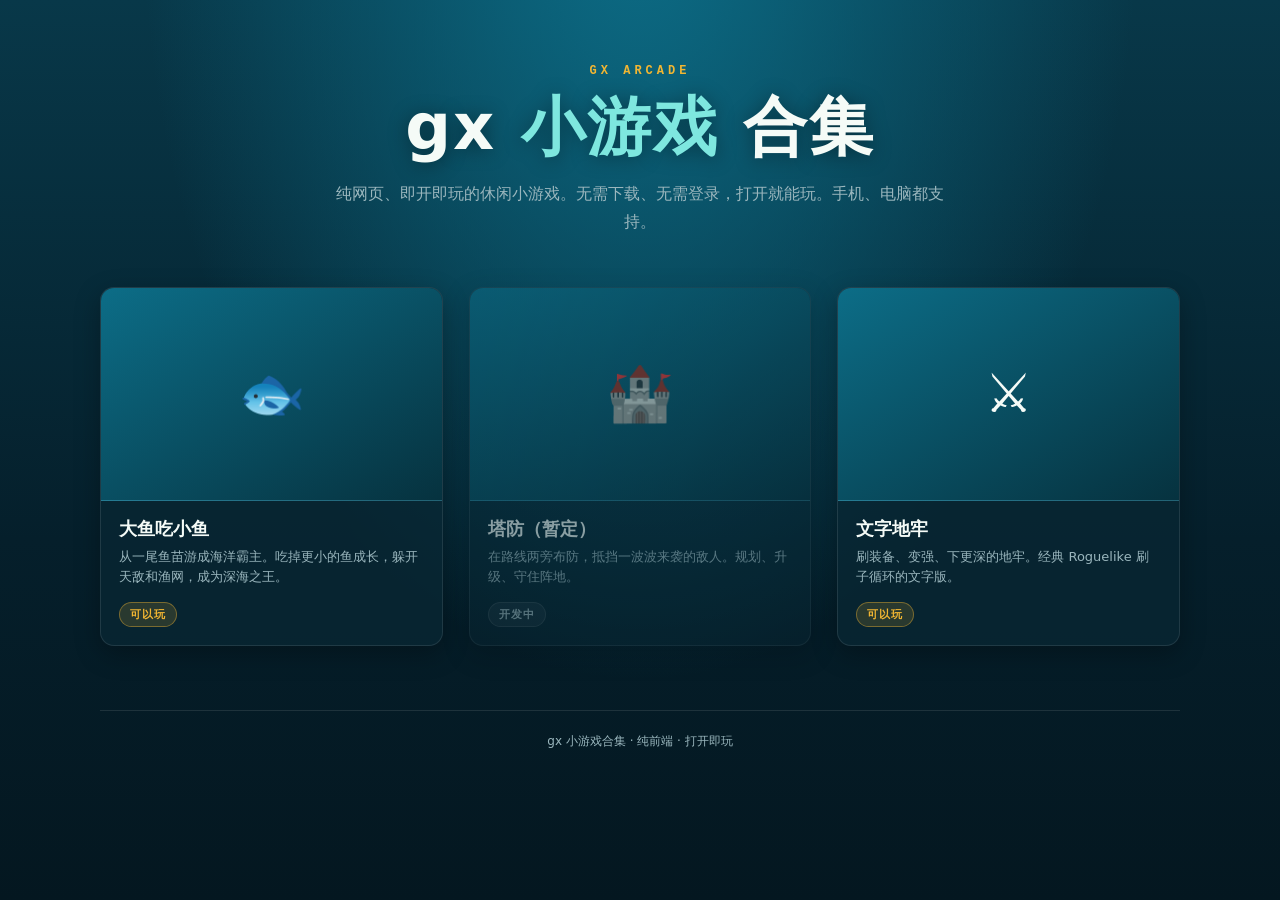
<file: index.html>
<!doctype html>
<html lang="zh-CN">
<head>
<meta charset="UTF-8" />
<meta name="viewport" content="width=device-width, initial-scale=1, viewport-fit=cover" />
<meta name="theme-color" content="#072f3f" />
<meta name="description" content="gx 小游戏合集 —— 纯网页、即开即玩的休闲小游戏。" />
<title>gx 小游戏合集</title>
<style>
  * { margin: 0; padding: 0; box-sizing: border-box; }
  :root {
    --bg: #051f2b;
    --bg2: #083849;
    --ink: #f5fbf7;
    --muted: #9ab6bd;
    --accent: #f2b632;
    --accent2: #7ee7df;
    --card: rgba(9, 40, 52, 0.72);
    --line: rgba(255, 255, 255, 0.1);
  }
  html, body { min-height: 100%; }
  body {
    font-family: "Segoe UI", "Microsoft YaHei", system-ui, sans-serif;
    color: var(--ink);
    background:
      radial-gradient(ellipse at 50% -10%, #0c6d87 0%, transparent 55%),
      linear-gradient(180deg, var(--bg2) 0%, var(--bg) 60%, #041720 100%);
    background-attachment: fixed;
    min-height: 100vh;
    padding: clamp(24px, 5vw, 64px) clamp(16px, 4vw, 48px) 48px;
  }

  header.hero { max-width: 1080px; margin: 0 auto clamp(28px, 5vw, 52px); text-align: center; }
  .hero-kicker {
    color: var(--accent);
    font: 700 12px "Courier New", monospace;
    letter-spacing: 4px;
    margin-bottom: 14px;
  }
  .hero h1 {
    font-size: clamp(34px, 7vw, 64px);
    font-weight: 900;
    letter-spacing: 2px;
    line-height: 1.1;
    text-shadow: 0 2px 20px rgba(0, 0, 0, 0.4);
  }
  .hero h1 em { color: var(--accent2); font-style: normal; }
  .hero p.intro {
    max-width: 620px;
    margin: 18px auto 0;
    color: var(--muted);
    font-size: clamp(14px, 2.2vw, 16px);
    line-height: 1.7;
  }
  main.grid {
    max-width: 1080px;
    margin: 0 auto;
    display: grid;
    grid-template-columns: repeat(auto-fill, minmax(260px, 1fr));
    gap: clamp(16px, 2.5vw, 26px);
  }

  .card {
    position: relative;
    display: flex;
    flex-direction: column;
    background: var(--card);
    border: 1px solid var(--line);
    border-radius: 14px;
    overflow: hidden;
    text-decoration: none;
    color: inherit;
    transition: transform 0.16s ease, border-color 0.16s ease, box-shadow 0.16s ease;
    box-shadow: 0 8px 26px rgba(0, 0, 0, 0.28);
  }
  .card:hover, .card:focus-visible {
    transform: translateY(-4px);
    border-color: var(--accent2);
    box-shadow: 0 14px 34px rgba(0, 0, 0, 0.42);
    outline: none;
  }
  .card.coming { pointer-events: none; opacity: 0.55; }

  .card-thumb {
    aspect-ratio: 16 / 10;
    display: grid;
    place-items: center;
    font-size: 54px;
    background: linear-gradient(150deg, #0c6d87, #06323f);
    border-bottom: 1px solid var(--line);
  }
  .card-body { padding: 16px 18px 18px; flex: 1; display: flex; flex-direction: column; }
  .card-title { font-size: 18px; font-weight: 700; margin-bottom: 6px; }
  .card-desc { color: var(--muted); font-size: 13px; line-height: 1.6; flex: 1; }
  .card-tag {
    align-self: flex-start;
    margin-top: 14px;
    font: 700 11px "Courier New", monospace;
    letter-spacing: 1px;
    padding: 4px 10px;
    border-radius: 999px;
    background: rgba(242, 182, 50, 0.15);
    color: var(--accent);
    border: 1px solid rgba(242, 182, 50, 0.4);
  }
  .card.coming .card-tag {
    background: rgba(255, 255, 255, 0.06);
    color: var(--muted);
    border-color: var(--line);
  }

  footer.site-foot {
    max-width: 1080px;
    margin: clamp(36px, 6vw, 64px) auto 0;
    text-align: center;
    color: var(--muted);
    font-size: 12px;
    padding-top: 22px;
    border-top: 1px solid var(--line);
  }

  .app-prompt {
    position: fixed;
    z-index: 20;
    left: max(12px, env(safe-area-inset-left));
    right: max(12px, env(safe-area-inset-right));
    bottom: max(12px, env(safe-area-inset-bottom));
    max-width: 430px;
    margin: 0 auto;
    color: var(--ink);
    filter: drop-shadow(0 16px 28px rgba(0, 0, 0, 0.5));
  }
  .app-prompt[hidden] { display: none; }
  .app-prompt details {
    overflow: hidden;
    border: 1px solid rgba(126, 231, 223, 0.44);
    border-radius: 16px;
    background: rgba(5, 31, 43, 0.96);
    backdrop-filter: blur(16px);
  }
  .app-prompt summary {
    display: flex;
    align-items: center;
    gap: 11px;
    min-height: 58px;
    padding: 9px 46px 9px 11px;
    cursor: pointer;
    list-style: none;
    user-select: none;
  }
  .app-prompt summary::-webkit-details-marker { display: none; }
  .app-prompt-icon {
    display: grid;
    flex: 0 0 38px;
    width: 38px;
    height: 38px;
    place-items: center;
    border-radius: 11px;
    background: linear-gradient(145deg, var(--accent2), #0c6d87);
    color: #052d38;
    font: 900 14px "Courier New", monospace;
  }
  .app-prompt-title {
    display: block;
    font-size: 14px;
    font-weight: 800;
  }
  .app-prompt-hint {
    display: block;
    margin-top: 2px;
    color: var(--muted);
    font-size: 11px;
  }
  .app-prompt summary::after {
    content: "⌃";
    margin-left: auto;
    color: var(--accent2);
    font-size: 18px;
    transition: transform 0.18s ease;
  }
  .app-prompt details:not([open]) summary::after { transform: rotate(180deg); }
  .app-prompt-close {
    position: absolute;
    z-index: 1;
    top: 9px;
    right: 9px;
    width: 36px;
    height: 36px;
    border: 0;
    border-radius: 50%;
    background: transparent;
    color: var(--muted);
    font-size: 22px;
    cursor: pointer;
  }
  .app-prompt-close:focus-visible,
  .app-prompt-close:hover {
    outline: 1px solid var(--accent2);
    color: var(--ink);
  }
  .app-prompt-body {
    padding: 0 14px 14px;
    border-top: 1px solid var(--line);
  }
  .app-prompt-body p {
    margin: 12px 0;
    color: var(--muted);
    font-size: 12px;
    line-height: 1.65;
  }
  .app-prompt-actions { display: flex; gap: 9px; }
  .app-download, .app-later {
    display: inline-flex;
    min-height: 42px;
    align-items: center;
    justify-content: center;
    border-radius: 999px;
    padding: 0 18px;
    font-size: 13px;
    font-weight: 800;
    text-decoration: none;
  }
  .app-download {
    flex: 1;
    background: var(--accent2);
    color: #052d38;
  }
  .app-later {
    border: 1px solid var(--line);
    background: transparent;
    color: var(--muted);
    cursor: pointer;
  }
  .app-download:focus-visible, .app-download:hover { background: #a2f5ef; outline: none; }
  .app-later:focus-visible, .app-later:hover { border-color: var(--muted); color: var(--ink); outline: none; }

  @media (min-width: 700px) {
    .app-prompt { left: auto; right: 20px; margin: 0; }
  }
  @media (prefers-reduced-motion: reduce) {
    .app-prompt summary::after { transition: none; }
  }
</style>
</head>
<body>
<header class="hero">
  <p class="hero-kicker">GX ARCADE</p>
  <h1>gx <em>小游戏</em> 合集</h1>
  <p class="intro">纯网页、即开即玩的休闲小游戏。无需下载、无需登录，打开就能玩。手机、电脑都支持。</p>
</header>

<main class="grid">
  <a class="card" href="./bigfish/index.html">
    <div class="card-thumb">🐟</div>
    <div class="card-body">
      <div class="card-title">大鱼吃小鱼</div>
      <p class="card-desc">从一尾鱼苗游成海洋霸主。吃掉更小的鱼成长，躲开天敌和渔网，成为深海之王。</p>
      <span class="card-tag">可以玩</span>
    </div>
  </a>

  <div class="card coming">
    <div class="card-thumb">🏰</div>
    <div class="card-body">
      <div class="card-title">塔防（暂定）</div>
      <p class="card-desc">在路线两旁布防，抵挡一波波来袭的敌人。规划、升级、守住阵地。</p>
      <span class="card-tag">开发中</span>
    </div>
  </div>

  <a class="card" href="./dungeon/index.html">
    <div class="card-thumb">⚔️</div>
    <div class="card-body">
      <div class="card-title">文字地牢</div>
      <p class="card-desc">刷装备、变强、下更深的地牢。经典 Roguelike 刷子循环的文字版。</p>
      <span class="card-tag">可以玩</span>
    </div>
  </a>
</main>

<aside class="app-prompt" id="android-app-prompt" aria-label="Android 应用下载建议" hidden>
  <details open>
    <summary>
      <span class="app-prompt-icon" aria-hidden="true">GX</span>
      <span>
        <span class="app-prompt-title">用 GX 小游戏 App 玩</span>
        <span class="app-prompt-hint">自动横屏 · 沉浸全屏 · 网页内容实时更新</span>
      </span>
    </summary>
    <div class="app-prompt-body">
      <p>安装 Android 版后，“大鱼吃小鱼”会直接横屏，不用关闭手机的竖屏锁定。APK 来自本项目的 GitHub Release。</p>
      <div class="app-prompt-actions">
        <a class="app-download" href="https://github.com/gxmst/gxWebgame/releases/latest/download/GX-Arcade.apk" rel="noreferrer">下载 Android 版</a>
        <button class="app-later" id="android-app-prompt-later" type="button">暂不提示</button>
      </div>
    </div>
  </details>
  <button class="app-prompt-close" id="android-app-prompt-close" type="button" aria-label="关闭并不再提示">×</button>
</aside>

<footer class="site-foot">
  <p>gx 小游戏合集 · 纯前端 · 打开即玩</p>
</footer>
<script>
  (() => {
    const prompt = document.querySelector("#android-app-prompt");
    const dismissKey = "gx-arcade-android-prompt-dismissed-v1";
    const userAgent = navigator.userAgent || "";
    const isAndroidBrowser = /Android/i.test(userAgent) && !/GXArcadeApp\//i.test(userAgent);
    const isStandalone = window.matchMedia?.("(display-mode: standalone)").matches === true;

    let dismissed = false;
    try { dismissed = localStorage.getItem(dismissKey) === "1"; } catch (_) {}
    if (!prompt || !isAndroidBrowser || isStandalone || dismissed) return;

    prompt.hidden = false;
    const dismiss = () => {
      prompt.hidden = true;
      try { localStorage.setItem(dismissKey, "1"); } catch (_) {}
    };
    prompt.querySelector("#android-app-prompt-close")?.addEventListener("click", dismiss);
    prompt.querySelector("#android-app-prompt-later")?.addEventListener("click", dismiss);
  })();
</script>
</body>
</html>
</file>
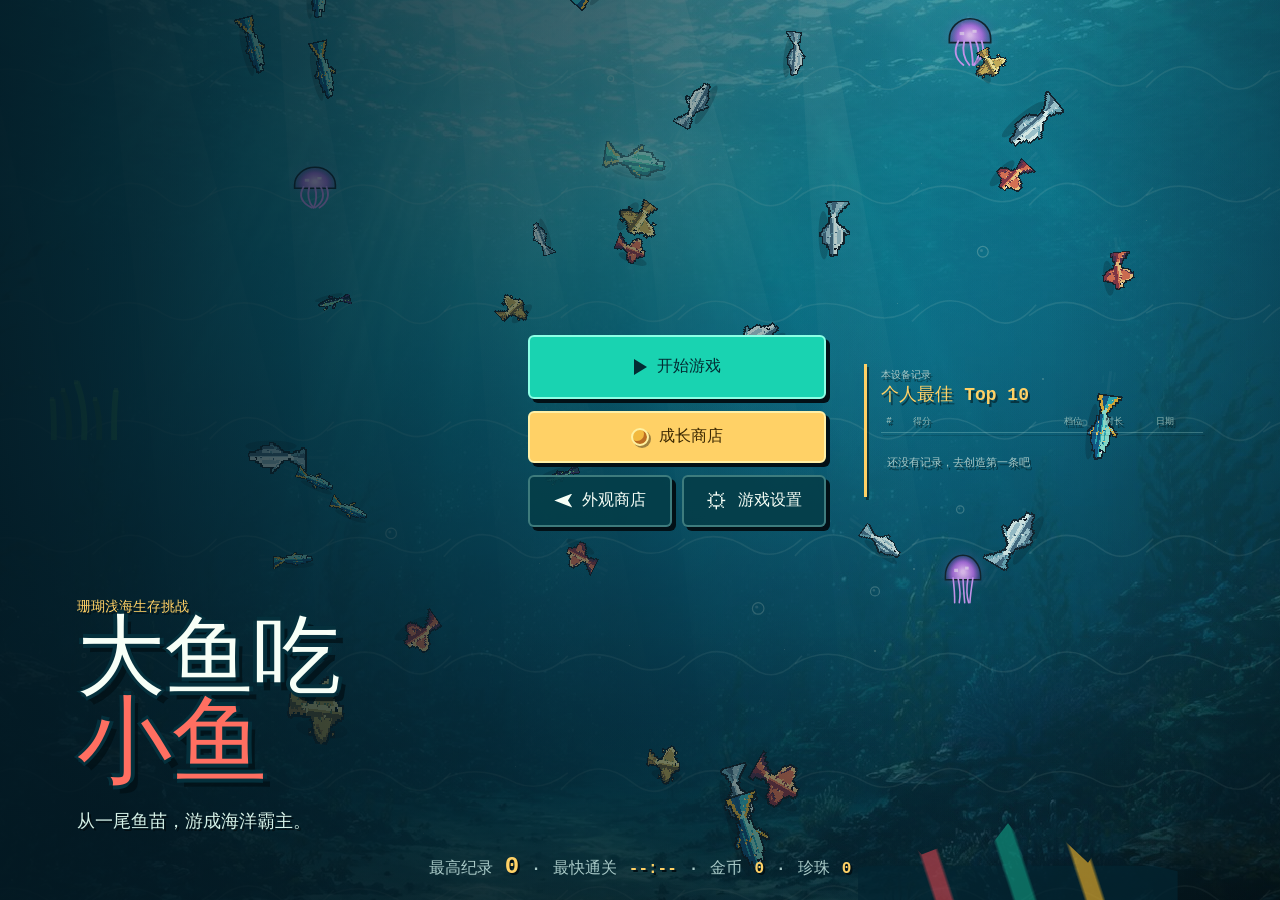
<file: bigfish/index.html>
<!doctype html>
<html lang="zh-CN">
  <head>
    <meta charset="UTF-8" />
    <meta
      name="viewport"
      content="width=device-width, initial-scale=1, viewport-fit=cover"
    />
    <meta name="theme-color" content="#072f3f" />
    <meta name="mobile-web-app-capable" content="yes" />
    <meta name="apple-mobile-web-app-capable" content="yes" />
    <meta
      name="description"
      content="大鱼吃小鱼：在珊瑚浅海中捕食、成长并成为海洋霸主。"
    />
    <title>大鱼吃小鱼</title>
    <link rel="manifest" href="./manifest.webmanifest" />
    <link rel="apple-touch-icon" href="./assets/icon-192.png" />
    <link rel="stylesheet" href="./styles.css" />
  </head>
  <body>
    <main id="game-shell" class="game-shell">
      <canvas
        id="game-canvas"
        tabindex="0"
        aria-label="大鱼吃小鱼游戏区域"
      ></canvas>

      <div class="ocean-vignette" aria-hidden="true"></div>

      <section
        id="title-screen"
        class="screen title-screen"
        aria-labelledby="game-title"
      >
        <div class="title-lockup">
          <p class="title-kicker">珊瑚浅海生存挑战</p>
          <h1 id="game-title">
            <span>大鱼吃</span>
            <strong>小鱼</strong>
          </h1>
          <p class="title-tagline">从一尾鱼苗，游成海洋霸主。</p>
        </div>

        <div class="title-actions" aria-label="主菜单">
          <button id="start-button" class="button button--primary" type="button">
            <span class="play-icon" aria-hidden="true"></span>
            <span>开始游戏</span>
          </button>
          <button id="shop-button" class="button button--gold shop-entry-button" type="button">
            <span class="coin-icon" aria-hidden="true"></span>
            <span>成长商店</span>
          </button>
          <div class="title-secondary-actions">
            <button id="skin-button" class="button button--secondary" type="button">
              <span class="fin-icon" aria-hidden="true"></span>
              <span>外观商店</span>
            </button>
            <button id="settings-button" class="button button--secondary" type="button">
              <span class="gear-icon" aria-hidden="true">⚙</span>
              <span>游戏设置</span>
            </button>
          </div>
        </div>

        <section class="leaderboard-panel" aria-labelledby="leaderboard-title">
          <header>
            <div>
              <p>本设备记录</p>
              <h2 id="leaderboard-title">个人最佳 Top 10</h2>
            </div>
          </header>
          <div class="leaderboard-columns" aria-hidden="true">
            <span>#</span><span>得分</span><span>档位</span><span>时长</span><span>日期</span>
          </div>
          <ol id="leaderboard-list" class="leaderboard-list"></ol>
          <p id="leaderboard-empty" class="leaderboard-empty">还没有记录，去创造第一条吧</p>
        </section>

        <p class="record-line">
          <span>最高纪录</span>
          <output id="high-score">0</output>
          <span class="record-separator" aria-hidden="true">·</span>
          <span>最快通关</span>
          <output id="best-clear-time">--:--</output>
          <span class="record-separator" aria-hidden="true">·</span>
          <span>金币</span>
          <output data-coins>0</output>
          <span class="record-separator" aria-hidden="true">·</span>
          <span>珍珠</span>
          <output data-pearls>0</output>
        </p>

      </section>

      <section
        id="shop-screen"
        class="screen modal-screen"
        role="dialog"
        aria-modal="true"
        aria-labelledby="shop-title"
        hidden
      >
        <div class="dialog-panel shop-panel">
          <header class="panel-header">
            <div>
              <p class="panel-kicker">成长与收藏</p>
              <h2 id="shop-title">海湾商店</h2>
            </div>
            <div class="shop-balances">
              <div class="shop-balance" aria-label="当前金币">
                <span class="coin-icon" aria-hidden="true"></span>
                <output id="shop-coins">0</output>
              </div>
              <div class="shop-balance shop-balance--pearls" aria-label="当前珍珠">
                <span class="pearl-icon" aria-hidden="true"></span>
                <output id="shop-pearls">0</output>
              </div>
            </div>
            <button id="shop-back-button" class="icon-button close-button" type="button" aria-label="关闭商店并返回">
              <span aria-hidden="true">×</span>
            </button>
          </header>

          <div class="shop-tabs" role="tablist" aria-label="商店分类">
            <button id="shop-upgrades-tab" class="shop-tab is-active" type="button" role="tab" aria-selected="true" aria-controls="shop-upgrades-panel">成长能力</button>
            <button id="shop-cosmetics-tab" class="shop-tab" type="button" role="tab" aria-selected="false" aria-controls="shop-cosmetics-panel">外观收藏</button>
          </div>

          <div id="shop-upgrades-panel" role="tabpanel" aria-labelledby="shop-upgrades-tab">
            <div class="shop-grid">
              <article class="upgrade-card" data-upgrade-card="speed">
                <div class="upgrade-icon upgrade-icon--speed" aria-hidden="true">»</div>
                <h3>游动速度</h3>
                <p>提高普通游动与转向后的追击能力。</p>
                <div class="upgrade-level"><span>等级</span><output id="shop-speed-level">0 / 5</output></div>
                <button id="shop-speed-buy" class="button button--secondary" type="button">
                  升级 · <span class="coin-icon coin-icon--small" aria-hidden="true"></span><output id="shop-speed-cost">20</output>
                </button>
              </article>

              <article class="upgrade-card" data-upgrade-card="stamina">
                <div class="upgrade-icon upgrade-icon--stamina" aria-hidden="true">⚡</div>
                <h3>冲刺体力</h3>
                <p>扩大体力槽，并略微提高体力恢复速度。</p>
                <div class="upgrade-level"><span>等级</span><output id="shop-stamina-level">0 / 5</output></div>
                <button id="shop-stamina-buy" class="button button--secondary" type="button">
                  升级 · <span class="coin-icon coin-icon--small" aria-hidden="true"></span><output id="shop-stamina-cost">20</output>
                </button>
              </article>

              <article class="upgrade-card" data-upgrade-card="mouth">
                <div class="upgrade-icon upgrade-icon--mouth" aria-hidden="true">◖</div>
                <h3>吞噬范围</h3>
                <p>扩大嘴部判定，让追上猎物后的吞食更宽容。</p>
                <div class="upgrade-level"><span>等级</span><output id="shop-mouth-level">0 / 5</output></div>
                <button id="shop-mouth-buy" class="button button--secondary" type="button">
                  升级 · <span class="coin-icon coin-icon--small" aria-hidden="true"></span><output id="shop-mouth-cost">20</output>
                </button>
              </article>
            </div>
          </div>

          <div id="shop-cosmetics-panel" class="cosmetics-panel" role="tabpanel" aria-labelledby="shop-cosmetics-tab" hidden>
            <section class="cosmetic-section" aria-labelledby="skin-shop-title">
              <h3 id="skin-shop-title">鱼身配色</h3>
              <div id="cosmetic-skins-grid" class="cosmetic-grid"></div>
            </section>
            <section class="cosmetic-section" aria-labelledby="accessory-shop-title">
              <h3 id="accessory-shop-title">帽子与挂件</h3>
              <div id="cosmetic-accessories-grid" class="cosmetic-grid"></div>
            </section>
          </div>
        </div>
      </section>

      <section id="hud" class="hud" aria-label="游戏信息" hidden>
        <div class="score-cluster">
          <p class="hud-label">得分</p>
          <output id="score-value" class="score-value">0</output>
          <div id="combo-wrap" class="combo-wrap" aria-live="polite" hidden>
            <span>连吃</span>
            <output id="combo-value">×1.0</output>
          </div>
        </div>

        <div class="tier-cluster">
          <div class="tier-heading">
            <output id="biome-name" class="biome-name">珊瑚浅海</output>
            <output id="tier-name">鱼苗</output>
          </div>
          <div
            class="tier-meter"
            role="progressbar"
            aria-label="成长进度"
            aria-valuemin="0"
            aria-valuemax="100"
            aria-valuenow="0"
          >
            <span id="tier-progress"></span>
          </div>
          <div id="sovereign-wrap" class="sovereign-wrap" hidden>
            <div class="sovereign-summary">
              <span>霸主巡游</span>
              <output id="sovereign-time">0:00</output>
            </div>
            <div class="sovereign-contract">
              <strong id="sovereign-goal-label">合同 1</strong>
              <span id="sovereign-goal-detail">存活 0/20s · 猎食 0/12 · 得分 0/600 · 躲网 0/2</span>
            </div>
            <button id="extract-button" class="button extract-button" type="button" disabled>
              完成合同后返航
            </button>
          </div>
        </div>

        <button
          id="pause-button"
          class="icon-button pause-button"
          type="button"
          title="暂停"
          aria-label="暂停游戏"
        >
          <span class="pause-icon" aria-hidden="true"><i></i><i></i></span>
        </button>

        <div class="dash-cluster">
          <div class="stamina-meter" aria-label="冲刺体力">
            <span class="stamina-label">体力</span>
            <span class="stamina-track" role="progressbar" aria-valuemin="0" aria-valuemax="100" aria-valuenow="100">
              <span id="stamina-fill"></span>
            </span>
          </div>
          <button id="dash-button" class="dash-button" type="button">
            <span class="dash-chevrons" aria-hidden="true">»</span>
            <span>冲刺</span>
          </button>
        </div>
      </section>

      <section
        id="build-draft-screen"
        class="screen modal-screen build-draft-screen"
        role="dialog"
        aria-modal="true"
        aria-labelledby="build-draft-title"
        hidden
      >
        <div class="dialog-panel build-draft-panel">
          <p id="build-draft-tier" class="panel-kicker">T2 · 小鱼</p>
          <h2 id="build-draft-title">潮汐进化</h2>
          <div id="build-choice-list" class="build-choice-list"></div>
        </div>
      </section>

      <section
        id="pause-screen"
        class="screen modal-screen"
        role="dialog"
        aria-modal="true"
        aria-labelledby="pause-title"
        hidden
      >
        <div class="dialog-panel dialog-panel--compact">
          <p class="panel-kicker">洋流已静止</p>
          <h2 id="pause-title">游戏暂停</h2>
          <div class="menu-actions">
            <button id="resume-button" class="button button--primary" type="button">
              <span class="play-icon" aria-hidden="true"></span>
              <span>继续游戏</span>
            </button>
            <button id="pause-settings-button" class="button button--secondary" type="button">
              <span class="gear-icon" aria-hidden="true">⚙</span>
              <span>游戏设置</span>
            </button>
            <button id="quit-button" class="button button--quiet" type="button">
              <span class="home-icon" aria-hidden="true"></span>
              <span>返回标题</span>
            </button>
          </div>
        </div>
      </section>

      <section
        id="settings-screen"
        class="screen modal-screen"
        role="dialog"
        aria-modal="true"
        aria-labelledby="settings-title"
        hidden
      >
        <div class="dialog-panel settings-panel">
          <header class="panel-header">
            <div>
              <p class="panel-kicker">航海偏好</p>
              <h2 id="settings-title">游戏设置</h2>
            </div>
            <button
              id="settings-back-button"
              class="icon-button close-button"
              type="button"
              title="返回"
              aria-label="关闭设置并返回"
            >
              <span aria-hidden="true">×</span>
            </button>
          </header>

          <div class="settings-list">
            <div class="setting-row setting-row--range">
              <label for="volume-input">
                <span>总音量</span>
                <output data-volume-value>70%</output>
              </label>
              <input id="volume-input" type="range" min="0" max="100" step="1" value="70" />
            </div>

            <label class="setting-row" for="mute-toggle">
              <span>
                <strong>静音</strong>
              </span>
              <span class="switch">
                <input id="mute-toggle" type="checkbox" />
                <span aria-hidden="true"></span>
              </span>
            </label>

            <label class="setting-row" for="music-toggle">
              <span>
                <strong>背景音乐</strong>
              </span>
              <span class="switch">
                <input id="music-toggle" type="checkbox" checked />
                <span aria-hidden="true"></span>
              </span>
            </label>

            <label class="setting-row" for="vibration-toggle">
              <span>
                <strong>触感反馈</strong>
              </span>
              <span class="switch">
                <input id="vibration-toggle" type="checkbox" checked />
                <span aria-hidden="true"></span>
              </span>
            </label>

            <label class="setting-row" for="shake-toggle">
              <span>
                <strong>屏幕震动</strong>
              </span>
              <span class="switch">
                <input id="shake-toggle" type="checkbox" checked />
                <span aria-hidden="true"></span>
              </span>
            </label>

            <label class="setting-row" for="touch-mode">
              <span>
                <strong>触屏操控</strong>
              </span>
              <select id="touch-mode">
                <option value="relative">相对拖动</option>
                <option value="point">指向游动</option>
              </select>
            </label>

            <label class="setting-row" for="quality-select">
              <span>
                <strong>画面质量</strong>
              </span>
              <select id="quality-select">
                <option value="auto">自动</option>
                <option value="high">清晰</option>
                <option value="low">省电</option>
              </select>
            </label>

            <label class="setting-row" for="contrast-toggle">
              <span>
                <strong>高对比提示</strong>
              </span>
              <span class="switch">
                <input id="contrast-toggle" type="checkbox" />
                <span aria-hidden="true"></span>
              </span>
            </label>

            <div class="setting-row setting-row--telemetry">
              <span>
                <strong>本地试玩记录</strong>
                <small id="export-telemetry-status" aria-live="polite">仅保存在此设备，不会上传</small>
              </span>
              <div class="telemetry-actions">
                <output id="telemetry-count">0 / 50 局</output>
                <button id="export-telemetry-button" class="button button--secondary" type="button" disabled>
                  导出 JSON
                </button>
              </div>
            </div>

            <div class="setting-row setting-row--danger">
              <span>
                <strong>本地进度</strong>
                <small id="clear-progress-status" aria-live="polite">保留当前操控和声音设置</small>
              </span>
              <button id="clear-progress-button" class="button button--danger" type="button">
                清除进度
              </button>
            </div>
          </div>
        </div>
      </section>

      <section
        id="results-screen"
        class="screen modal-screen results-screen"
        role="dialog"
        aria-modal="true"
        aria-labelledby="result-title"
        hidden
      >
        <div class="dialog-panel results-panel">
          <p class="panel-kicker">本次潜游记录</p>
          <h2 id="result-title">本局结束</h2>
          <p id="result-reason" class="result-reason">被梭鱼吞食</p>
          <p id="result-record" class="record-badge" hidden>新纪录</p>

          <div class="result-scoreline">
            <span>最终得分</span>
            <output id="result-score">0</output>
          </div>

          <dl class="result-stats">
            <div>
              <dt>达到档位</dt>
              <dd id="result-tier">鱼苗</dd>
            </div>
            <div>
              <dt>存活时间</dt>
              <dd id="result-time">00:00</dd>
            </div>
            <div id="result-sovereign-stat" hidden>
              <dt>霸主巡游</dt>
              <dd id="result-sovereign-time">00:00</dd>
            </div>
            <div>
              <dt>最高连吃</dt>
              <dd id="result-combo">×1.0</dd>
            </div>
            <div class="reward-stat">
              <dt>局外奖励</dt>
              <dd>
                <span class="coin-reward"><span class="coin-icon coin-icon--small" aria-hidden="true"></span><span id="result-coins">+0</span></span>
                <span class="pearl-reward"><span class="pearl-icon" aria-hidden="true"></span><span id="result-pearls">+0</span></span>
              </dd>
            </div>
          </dl>

          <div class="result-actions">
            <button id="retry-button" class="button button--primary" type="button">
              <span class="retry-icon" aria-hidden="true">↻</span>
              <span>再来一局</span>
            </button>
            <button id="results-home-button" class="button button--secondary" type="button">
              <span class="home-icon" aria-hidden="true"></span>
              <span>返回标题</span>
            </button>
          </div>
        </div>
      </section>

      <aside id="rotate-overlay" class="rotate-overlay" role="alert" hidden>
        <div class="rotate-device" aria-hidden="true"><span></span></div>
        <h2>请横屏游玩</h2>
        <p>转动设备，继续你的海洋旅程</p>
      </aside>

      <div id="tier-toast" class="toast tier-toast" role="status" aria-live="polite" aria-hidden="true">
        <span class="toast-kicker">体型提升</span>
        <strong>成长为小鱼</strong>
      </div>

      <div id="message-toast" class="toast message-toast" role="status" aria-live="polite" aria-hidden="true">
        附近出现了金色鱼群
      </div>

      <aside id="debug-panel" class="debug-panel" aria-label="调试信息" hidden>
        <header>
          <strong>SIM DEBUG</strong>
          <span>F3</span>
        </header>
        <pre data-debug-output>等待模拟数据…</pre>
      </aside>
    </main>

    <script type="module" src="./js/bootstrap.js"></script>
  </body>
</html>
</file>
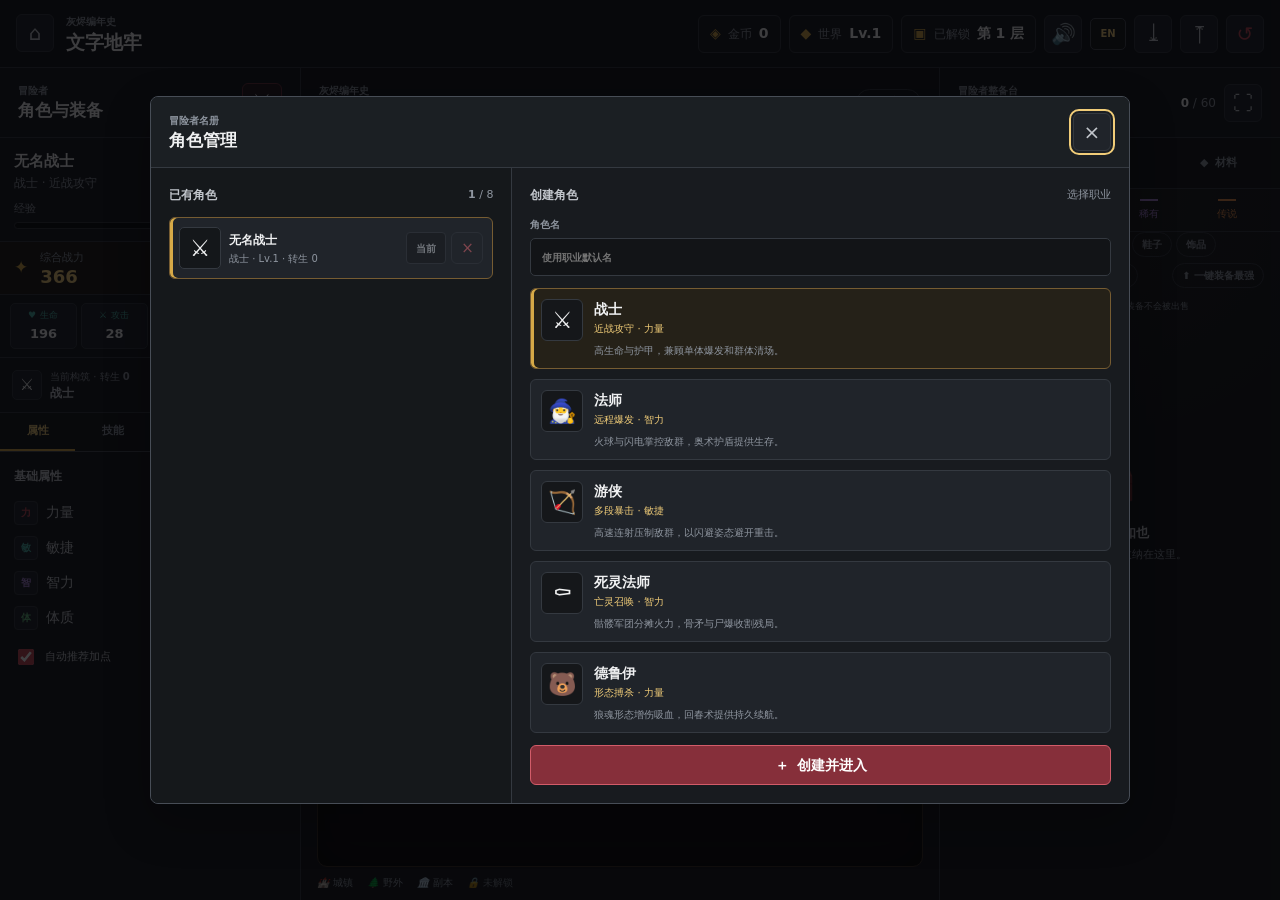
<file: dungeon/index.html>
<!doctype html>
<html lang="zh-CN">
  <head>
    <meta charset="UTF-8" />
    <meta name="viewport" content="width=device-width, initial-scale=1" />
    <meta name="color-scheme" content="dark" />
    <meta name="theme-color" content="#111316" />
    <link rel="icon" href="data:image/svg+xml,%3Csvg xmlns='http://www.w3.org/2000/svg' viewBox='0 0 100 100'%3E%3Ctext y='.9em' font-size='90'%3E%E2%9A%94%EF%B8%8F%3C/text%3E%3C/svg%3E" />
    <meta
      name="description"
      content="文字地牢：配装、成长并挑战不断深入的暗黑地牢。"
    />
    <title>文字地牢</title>
    <link rel="stylesheet" href="./styles.css" />
  </head>
  <body>
    <a class="skip-link" href="#game-main">跳到游戏区域</a>

    <div class="app-shell">
      <header class="topbar">
        <div class="brand-lockup">
          <a class="icon-button home-link" href="../" aria-label="返回游戏大厅" title="返回游戏大厅">⌂</a>
          <div>
            <p class="brand-kicker" data-i18n="app.kicker">灰烬编年史</p>
            <h1 data-i18n="app.title">文字地牢</h1>
          </div>
        </div>

        <div class="account-strip" aria-label="冒险进度">
          <span class="resource" aria-label="金币" title="金币">
            <span aria-hidden="true">◈</span>
            <span class="resource-label" data-i18n="header.gold">金币</span>
            <strong data-coins>0</strong>
          </span>
          <span class="resource" aria-label="世界等级" title="世界等级（与地牢推进进度对齐）">
            <span aria-hidden="true">◆</span>
            <span class="resource-label" data-i18n="header.world">世界</span>
            <strong>Lv.<span data-world-level>1</span></strong>
          </span>
          <span class="resource" aria-label="已解锁层数" title="已解锁层数">
            <span aria-hidden="true">▣</span>
            <span class="resource-label" data-i18n="header.unlocked">已解锁</span>
            <strong>第 <span data-max-floor>1</span> 层</strong>
          </span>
          <button class="icon-button" type="button" data-toggle-sound aria-label="关闭音效" title="关闭音效">🔊</button>
          <button class="language-toggle" type="button" data-toggle-language aria-label="切换语言" title="切换语言"><span data-language-label>EN</span></button>
          <button class="icon-button" type="button" data-export-save aria-label="导出存档" title="导出存档为文件">⤓</button>
          <button class="icon-button" type="button" data-import-save aria-label="导入存档" title="从文件导入存档">⤒</button>
          <input type="file" accept="application/json,.json" data-import-file hidden />
          <button class="icon-button reset-button" type="button" data-reset aria-label="重置存档" title="重置存档">↺</button>
        </div>
      </header>

      <main class="game-grid" id="game-main">
        <aside class="game-panel character-panel" id="character-panel" data-game-panel="character" aria-labelledby="character-title">
          <header class="panel-heading">
            <div>
              <p class="panel-kicker" data-i18n="character.kicker">冒险者</p>
              <h2 id="character-title" data-i18n="character.title">角色与装备</h2>
            </div>
            <span class="class-mark" aria-label="职业：战士">⚔️</span>
          </header>

          <div class="character-dashboard">
            <section class="character-summary" aria-label="角色等级与经验">
              <div class="identity-row">
                <div>
                  <strong class="hero-name">无名战士</strong>
                  <span class="hero-class">战士 · 近战</span>
                </div>
                <span class="level-badge">Lv.<strong data-level>1</strong></span>
              </div>
              <div class="meter-label">
                <span data-i18n="character.experience">经验</span>
                <span data-exp-text>0 / 100</span>
              </div>
              <div
                class="meter meter-exp"
                role="progressbar"
                aria-label="经验值"
                aria-valuemin="0"
                aria-valuemax="100"
                aria-valuenow="0"
              >
                <span class="meter-fill" data-exp-fill style="width: 0%"></span>
              </div>
            </section>

            <div class="character-combat-summary">
              <section class="power-block" aria-label="角色战力">
                <span class="power-icon" aria-hidden="true">✦</span>
                <div>
                  <span data-i18n="character.power">综合战力</span>
                  <strong data-power>0</strong>
                </div>
              </section>

              <section class="stat-section" aria-labelledby="combat-stats-title">
                <h3 class="visually-hidden" id="combat-stats-title">战斗属性</h3>
                <dl class="stat-grid">
                  <div>
                    <dt><span aria-hidden="true">♥</span> <span data-i18n="character.hp">生命</span></dt>
                    <dd data-hp>0</dd>
                  </div>
                  <div>
                    <dt><span aria-hidden="true">⚔</span> <span data-i18n="character.attack">攻击</span></dt>
                    <dd data-attack>0</dd>
                  </div>
                  <div>
                    <dt><span aria-hidden="true">⬟</span> <span data-i18n="character.defense">防御</span></dt>
                    <dd data-defense>0</dd>
                  </div>
                  <div>
                    <dt><span aria-hidden="true">»</span> <span data-i18n="character.speed">速度</span></dt>
                    <dd data-speed>0</dd>
                  </div>
                </dl>
              </section>
            </div>

            <section class="progression-section" aria-labelledby="progression-title">
              <h3 class="visually-hidden" id="progression-title">当前构筑</h3>
              <div class="class-summary-row">
                <span class="progression-icon" aria-hidden="true">⚔️</span>
                <span class="class-summary-copy">
                  <small>当前构筑 · 转生 <b data-prestige-count>0</b></small>
                  <strong data-class-name>战士</strong>
                </span>
                <button class="compact-button" type="button" data-character-manage>角色管理</button>
              </div>
            </section>
          </div>

          <div class="character-workspace">
            <div class="character-workspace-tabs" role="tablist" aria-label="角色详情">
              <button class="is-active" id="character-tab-attributes" type="button" role="tab" data-character-tab="attributes" aria-controls="character-view-attributes" aria-selected="true" data-i18n="tab.attributes">属性</button>
              <button id="character-tab-skills" type="button" role="tab" data-character-tab="skills" aria-controls="character-view-skills" aria-selected="false" tabindex="-1" data-i18n="tab.skills">技能</button>
              <button id="character-tab-career" type="button" role="tab" data-character-tab="career" aria-controls="character-view-career" aria-selected="false" tabindex="-1" data-i18n="tab.career">生涯</button>
              <button id="character-tab-equipment" type="button" role="tab" data-character-tab="equipment" aria-controls="character-view-equipment" aria-selected="false" tabindex="-1" data-i18n="tab.equipment">装备</button>
            </div>

            <div class="character-workspace-panels">
              <section class="attribute-section character-workspace-panel is-active" id="character-view-attributes" role="tabpanel" data-character-view="attributes" aria-labelledby="character-tab-attributes">
                <div class="section-title-row">
                  <h3 id="attributes-title" data-i18n="attributes.title">基础属性</h3>
                  <span class="points-pill"><strong data-stat-points>0</strong> <span data-i18n="common.availablePoints">点可用</span></span>
                </div>
                <dl class="attribute-list">
                  <div>
                    <dt><span class="attribute-icon strength" aria-hidden="true">力</span><span data-i18n="attributes.strength">力量</span></dt>
                    <dd data-strength>0</dd>
                  </div>
                  <div>
                    <dt><span class="attribute-icon agility" aria-hidden="true">敏</span><span data-i18n="attributes.agility">敏捷</span></dt>
                    <dd data-agility>0</dd>
                  </div>
                  <div>
                    <dt><span class="attribute-icon intelligence" aria-hidden="true">智</span><span data-i18n="attributes.intelligence">智力</span></dt>
                    <dd data-intelligence>0</dd>
                  </div>
                  <div>
                    <dt><span class="attribute-icon vitality" aria-hidden="true">体</span><span data-i18n="attributes.vitality">体质</span></dt>
                    <dd data-vitality>0</dd>
                  </div>
                </dl>
                <label class="auto-allocation">
                  <input type="checkbox" data-auto-allocate checked />
                  <span data-i18n="attributes.auto">自动推荐加点</span>
                </label>
              </section>

              <section class="skills-section character-workspace-panel" id="character-view-skills" role="tabpanel" data-character-view="skills" aria-labelledby="character-tab-skills" hidden>
                <div class="section-title-row">
                  <h3 id="skills-title">技能构筑</h3>
                  <span class="points-pill"><strong data-skill-points>0</strong> 点可用</span>
                </div>
                <div class="skills-list" data-skills aria-live="polite">
                  <div class="skill-row is-basic">
                    <span class="skill-icon" aria-hidden="true">⚔️</span>
                    <span class="skill-copy"><strong>普通攻击</strong><small>单体 · 无冷却</small></span>
                    <span class="skill-level">Lv.1</span>
                  </div>
                  <div class="skill-row">
                    <span class="skill-icon" aria-hidden="true">💥</span>
                    <span class="skill-copy"><strong>重击</strong><small>单体爆发 · 冷却 2</small></span>
                    <span class="skill-level">Lv.1</span>
                  </div>
                  <div class="skill-row">
                    <span class="skill-icon" aria-hidden="true">🌀</span>
                    <span class="skill-copy"><strong>旋风斩</strong><small>群体伤害 · 冷却 3</small></span>
                    <span class="skill-level">Lv.1</span>
                  </div>
                  <div class="skill-row">
                    <span class="skill-icon" aria-hidden="true">🛡️</span>
                    <span class="skill-copy"><strong>格挡</strong><small>生存增益 · 冷却 4</small></span>
                    <span class="skill-level">Lv.1</span>
                  </div>
                </div>
              </section>

              <section class="career-section character-workspace-panel" id="character-view-career" role="tabpanel" data-character-view="career" aria-labelledby="character-tab-career" hidden>
                <div class="section-title-row">
                  <h3 id="career-title" data-i18n="career.title">生涯与转生</h3>
                  <span class="section-meta" data-i18n="career.current">当前角色</span>
                </div>
                <dl class="career-grid">
                  <div><dt data-i18n="career.wins">胜利</dt><dd data-career-victories>0</dd></div>
                  <div><dt data-i18n="career.defeats">战败</dt><dd data-career-defeats>0</dd></div>
                  <div><dt data-i18n="career.deepest">最深纪录</dt><dd data-career-floor>第 1 层</dd></div>
                  <div><dt data-i18n="career.waves">野外波次</dt><dd data-career-waves>0</dd></div>
                </dl>
                <button class="prestige-button" type="button" data-prestige disabled>
                  <span aria-hidden="true">✦</span>
                  <span><strong>尚未达到转生条件</strong><small>满级后重启征程，获得永久强化</small></span>
                </button>
              </section>

              <section class="equipment-section character-workspace-panel" id="character-view-equipment" role="tabpanel" data-character-view="equipment" aria-labelledby="character-tab-equipment" hidden>
                <div class="section-title-row">
                  <h3 id="equipment-title" data-i18n="equipment.equipped">已装备</h3>
                  <button class="text-button" type="button" data-equipment-manager-open data-i18n="equipment.open">打开整备台</button>
                </div>
                <div class="equipment-grid" data-equipment aria-live="polite">
                  <div class="equipment-slot is-empty" data-slot="weapon">
                    <span class="slot-icon" aria-hidden="true">🗡️</span>
                    <span><small>武器</small><strong>未装备</strong></span>
                  </div>
                  <div class="equipment-slot is-empty" data-slot="helmet">
                    <span class="slot-icon" aria-hidden="true">⛑️</span>
                    <span><small>头盔</small><strong>未装备</strong></span>
                  </div>
                  <div class="equipment-slot is-empty" data-slot="armor">
                    <span class="slot-icon" aria-hidden="true">🛡️</span>
                    <span><small>护甲</small><strong>未装备</strong></span>
                  </div>
                  <div class="equipment-slot is-empty" data-slot="footwear">
                    <span class="slot-icon" aria-hidden="true">🥾</span>
                    <span><small>鞋子</small><strong>未装备</strong></span>
                  </div>
                  <div class="equipment-slot is-empty" data-slot="accessory">
                    <span class="slot-icon" aria-hidden="true">💎</span>
                    <span><small>饰品</small><strong>未装备</strong></span>
                  </div>
                </div>
              </section>
            </div>
          </div>
        </aside>

        <section class="game-panel dungeon-panel is-active" id="dungeon-panel" data-game-panel="dungeon" aria-labelledby="dungeon-title">
          <header class="panel-heading dungeon-heading">
            <div>
              <p class="panel-kicker" data-scene-kicker>灰烬编年史</p>
              <h2 id="dungeon-title" data-scene-title>世界地图</h2>
            </div>
            <div class="dungeon-heading-actions">
              <button class="compact-button world-back-button" type="button" data-world-back hidden>
                <span aria-hidden="true">←</span> 返回地图
              </button>
              <span class="status-indicator" role="status" aria-live="polite"><i aria-hidden="true"></i>等待出发</span>
            </div>
          </header>

          <!-- 世界地图：SVG 沉浸视图 + 列表降级 -->
          <section class="world-map-view" data-world-map-view aria-labelledby="world-map-title">
            <div class="world-map-summary">
              <div>
                <p class="panel-kicker" data-i18n="world.progress">探索进度</p>
                <h3 id="world-map-title" data-i18n="world.title">世界地图</h3>
                <p data-world-map-blurb data-i18n="world.blurb">点击节点进入城镇补给、野外刷怪或地牢挑战。</p>
              </div>
              <div class="world-map-summary-aside">
                <div class="endgame-objective" data-endgame-objective></div>
                <dl class="world-map-meta">
                  <div><dt data-i18n="world.level">世界等级</dt><dd data-world-map-level>1</dd></div>
                  <div><dt data-i18n="world.region">当前区域</dt><dd data-world-map-region>腐化林地</dd></div>
                </dl>
                <div class="world-map-view-toggle" role="group" aria-label="地图视图切换">
                  <button type="button" class="is-active" data-world-map-mode="map" aria-pressed="true" title="SVG 地图视图">
                    <span aria-hidden="true">🗺️</span> <span data-i18n="world.map">地图</span>
                  </button>
                  <button type="button" data-world-map-mode="list" aria-pressed="false" title="列表视图（无障碍/窄屏兜底）">
                    <span aria-hidden="true">☰</span> <span data-i18n="world.list">列表</span>
                  </button>
                </div>
              </div>
            </div>
            <div class="world-map-stage" data-world-map-stage data-view-mode="map">
              <div class="world-map-svg-host" data-world-map-svg-host aria-label="世界地图画布">
                <div class="world-map-svg-mount" data-world-map-svg></div>
              </div>
              <div class="world-map-board" data-world-map-board aria-label="世界区域与节点列表"></div>
              <aside class="world-map-card" data-world-map-card hidden aria-live="polite">
                <div class="world-map-card-main">
                  <p class="world-map-card-kicker" data-world-map-card-kicker>地点</p>
                  <h4 data-world-map-card-title>—</h4>
                  <p class="world-map-card-desc" data-world-map-card-desc></p>
                  <p class="world-map-card-meta" data-world-map-card-meta></p>
                </div>
                <button class="compact-button world-map-card-enter" type="button" data-world-map-card-enter hidden>
                  进入
                </button>
              </aside>
            </div>
            <p class="world-map-legend">
              <span><i aria-hidden="true">🏰</i> 城镇</span>
              <span><i aria-hidden="true">🌲</i> 野外</span>
              <span><i aria-hidden="true">🏛️</i> 副本</span>
              <span class="is-muted"><i aria-hidden="true">🔒</i> 未解锁</span>
            </p>
          </section>

          <!-- 城镇：NPC + 设施入口 -->
          <section class="town-view" data-town-view hidden aria-labelledby="town-title">
            <div class="town-emblem" aria-hidden="true" data-town-emblem>🏰</div>
            <div class="town-copy">
              <p class="panel-kicker">安全区</p>
              <h3 id="town-title" data-town-title>灰烬村</h3>
              <p data-town-description>林地边缘的避难所。</p>
              <p class="town-flavor" data-town-flavor></p>
            </div>
            <section class="town-npc-section" aria-labelledby="town-npc-title">
              <div class="section-title-row">
                <h4 id="town-npc-title">居民</h4>
                <button class="text-button" type="button" data-quest-log>任务日志</button>
              </div>
              <div class="town-npc-list" data-town-npc-list role="list"></div>
            </section>
            <div class="town-actions" role="group" aria-label="城镇设施">
              <button class="primary-button" type="button" data-town-shop>
                <span aria-hidden="true">◈</span> 进入商店
              </button>
              <button class="secondary-button" type="button" data-town-inventory>
                <span aria-hidden="true">▣</span> 整理背包
              </button>
              <button class="secondary-button" type="button" data-town-characters>
                <span aria-hidden="true">⚔</span> 角色管理
              </button>
              <button class="secondary-button" type="button" data-world-back>
                <span aria-hidden="true">←</span> 返回地图
              </button>
            </div>
            <p class="town-tip">与居民对话可接任务；商店补给、背包重铸、角色管理仍在此办理。</p>
          </section>

          <div class="idle-view" data-idle-view hidden>
            <div class="floor-select">
              <div class="section-title-row floor-list-heading">
                <h3>选择层数</h3>
                <span class="section-meta">越深，奖赏越丰厚</span>
              </div>
              <ol class="floor-list" data-floor-list aria-label="地牢层数"></ol>
            </div>

            <section class="floor-preview" data-floor-preview aria-live="polite" aria-labelledby="floor-preview-title">
              <div class="preview-topline">
                <span class="danger-tag">普通层</span>
                <span class="recommended-power">推荐战力 <strong>330</strong></span>
              </div>
              <div class="floor-emblem" aria-hidden="true">🚪</div>
              <div class="preview-copy">
                <p class="panel-kicker">当前选择</p>
                <h3 id="floor-preview-title">第 1 层 · 地穴入口</h3>
                <p>潮湿石阶向下延伸，骸骨鼠正在烛影间翻动碎石。</p>
              </div>
              <dl class="preview-details">
                <div><dt>敌群</dt><dd>3 名</dd></div>
                <div><dt>金币</dt><dd>27</dd></div>
                <div><dt>掉落</dt><dd class="rarity-normal">普通+</dd></div>
              </dl>
              <button class="primary-button enter-button" type="button" data-enter-floor>
                <span aria-hidden="true">⚔</span>
                进入地牢
              </button>
            </section>
          </div>

          <section class="outdoor-view" data-outdoor-view hidden aria-labelledby="outdoor-title">
            <div class="outdoor-emblem" aria-hidden="true" data-outdoor-emblem>🌲</div>
            <div class="outdoor-copy">
              <p class="panel-kicker">自由探索</p>
              <h3 id="outdoor-title" data-outdoor-title>暮色林径</h3>
              <p data-outdoor-description>强度随当前角色的远征进度变化。</p>
            </div>
            <dl class="outdoor-stats">
              <div><dt>探索区域</dt><dd data-outdoor-floor>第 1 层附近</dd></div>
              <div><dt>累计波次</dt><dd data-outdoor-total-waves>0</dd></div>
              <div><dt>战利品</dt><dd>金币 / 装备</dd></div>
            </dl>
            <div class="outdoor-actions">
              <button class="primary-button outdoor-start-button" type="button" data-start-outdoor>
                <span aria-hidden="true">▶</span>
                开始漫步
              </button>
              <button class="secondary-button" type="button" data-world-back>
                <span aria-hidden="true">←</span> 返回地图
              </button>
            </div>
          </section>

          <div class="battle-view" data-battle-view hidden>
            <div class="battle-toolbar">
              <div>
                <span class="battle-caption" data-battle-caption>自动战斗</span>
                <strong>第 <span data-battle-round>1</span> 回合</strong>
              </div>
              <div class="battle-actions">
                <div class="segmented-control" data-speed-controls aria-label="战斗速度">
                  <button class="is-active" type="button" data-speed="1" aria-pressed="true">1×</button>
                  <button type="button" data-speed="2" aria-pressed="false">2×</button>
                  <button type="button" data-speed="3" aria-pressed="false">3×</button>
                </div>
                <button class="secondary-button skip-button" type="button" data-skip>
                  <span aria-hidden="true">»</span> 跳过
                </button>
                <button class="secondary-button retreat-button" type="button" data-retreat title="撤退会损失少量经验和金币">
                  <span aria-hidden="true">↩</span> 撤退
                </button>
                <button class="secondary-button outdoor-stop-button" type="button" data-stop-outdoor hidden>
                  <span aria-hidden="true">■</span> 停止并结算
                </button>
              </div>
            </div>

            <div class="battlefield" aria-label="战斗状态">
              <article class="combatant hero-combatant">
                <span class="combatant-portrait" aria-hidden="true">⚔️</span>
                <div class="combatant-copy">
                  <span class="combatant-side">我方</span>
                  <h3 data-hero-battle-name>无名战士</h3>
                  <div class="meter-label">
                    <span>生命</span>
                    <span data-hero-hp-text>0 / 0</span>
                  </div>
                  <div
                    class="meter meter-hp"
                    role="progressbar"
                    aria-label="角色生命值"
                    aria-valuemin="0"
                    aria-valuemax="100"
                    aria-valuenow="100"
                  >
                    <span class="meter-fill" data-hero-hp-fill style="width: 100%"></span>
                  </div>
                </div>
                <div class="minion-party" data-minions aria-label="召唤物" hidden></div>
              </article>

              <div class="versus-mark" aria-hidden="true"><span>VS</span></div>

              <div class="enemy-party" data-enemies aria-label="敌方单位"></div>
            </div>

            <section class="combat-log-section" aria-labelledby="combat-log-title">
              <div class="section-title-row">
                <h3 id="combat-log-title">战斗记录</h3>
                <span class="live-label"><i aria-hidden="true"></i>实时</span>
              </div>
              <ol class="combat-log" data-log aria-live="polite" aria-relevant="additions"></ol>
            </section>
          </div>
        </section>

        <aside class="game-panel inventory-panel" id="inventory-panel" data-game-panel="inventory" aria-labelledby="inventory-title">
          <header class="panel-heading">
            <div>
              <p class="panel-kicker">冒险者整备台</p>
              <h2 id="inventory-title" data-i18n="equipment.manager">装备管理</h2>
            </div>
            <div class="inventory-heading-actions">
              <span class="inventory-capacity" aria-label="背包容量"><strong data-inventory-count>0</strong> / <span data-inventory-limit>60</span></span>
              <button class="icon-button equipment-manager-open" type="button" data-equipment-manager-open aria-label="展开装备管理" title="展开整备台">⛶</button>
              <button class="icon-button equipment-manager-close" type="button" data-equipment-manager-close aria-label="关闭装备管理" title="关闭整备台">×</button>
            </div>
          </header>

          <div class="inventory-tabs" role="tablist" aria-label="物品管理">
            <button class="is-active" type="button" role="tab" id="inventory-tab" data-inventory-tab="inventory" aria-selected="true" aria-controls="inventory-view">
              <span aria-hidden="true">⚔</span> 装备
            </button>
            <button type="button" role="tab" id="shop-tab" data-inventory-tab="shop" aria-selected="false" aria-controls="shop-view" tabindex="-1">
              <span aria-hidden="true">◈</span> 商店
            </button>
            <button type="button" role="tab" id="materials-tab" data-inventory-tab="materials" aria-selected="false" aria-controls="materials-view" tabindex="-1">
              <span aria-hidden="true">◆</span> 材料
            </button>
          </div>

          <section class="inventory-tab-panel" id="inventory-view" role="tabpanel" aria-labelledby="inventory-tab" data-inventory-view="inventory">
            <div class="equipment-workbench">
              <aside class="loadout-pane" aria-label="当前装备">
                <div class="loadout-heading">
                  <div><span data-i18n="equipment.loadout">当前配装</span><strong>冒险者</strong></div>
                  <span class="loadout-power">✦ <b data-manager-power>0</b></span>
                </div>
                <div class="loadout-paper-doll" data-manager-equipment aria-live="polite"></div>
                <dl class="loadout-stats">
                  <div><dt data-i18n="character.hp">生命</dt><dd data-manager-hp>0</dd></div>
                  <div><dt data-i18n="character.attack">攻击</dt><dd data-manager-attack>0</dd></div>
                  <div><dt data-i18n="character.defense">防御</dt><dd data-manager-defense>0</dd></div>
                  <div><dt data-i18n="character.speed">速度</dt><dd data-manager-speed>0</dd></div>
                </dl>
              </aside>

              <div class="inventory-browser">
                <div class="rarity-legend" aria-label="装备稀有度">
                  <span class="rarity-normal" data-i18n="rarity.common">普通</span>
                  <span class="rarity-excellent" data-i18n="rarity.uncommon">优秀</span>
                  <span class="rarity-rare" data-i18n="rarity.rare">稀有</span>
                  <span class="rarity-legendary" data-i18n="rarity.legendary">传说</span>
                </div>

                <div class="inventory-toolbar" aria-label="背包筛选与排序">
                  <div class="chip-row" role="group" aria-label="部位筛选">
                    <button class="chip-button is-active" type="button" data-inventory-filter="all" data-i18n="equipment.all">全部</button>
                    <button class="chip-button" type="button" data-inventory-filter="weapon" data-i18n="equipment.weapon">武器</button>
                    <button class="chip-button" type="button" data-inventory-filter="helmet" data-i18n="equipment.helmet">头盔</button>
                    <button class="chip-button" type="button" data-inventory-filter="armor" data-i18n="equipment.armor">护甲</button>
                    <button class="chip-button" type="button" data-inventory-filter="footwear" data-i18n="equipment.footwear">鞋子</button>
                    <button class="chip-button" type="button" data-inventory-filter="accessory" data-i18n="equipment.accessory">饰品</button>
                  </div>
                  <div class="inventory-tools-row">
                    <div class="chip-row" role="group" aria-label="排序方式">
                      <button class="chip-button is-active" type="button" data-inventory-sort="default" data-i18n="inventory.latest">最新</button>
                      <button class="chip-button" type="button" data-inventory-sort="power" data-i18n="inventory.power">战力</button>
                      <button class="chip-button" type="button" data-inventory-sort="rarity" data-i18n="inventory.rarity">稀有度</button>
                      <button class="chip-button" type="button" data-inventory-sort="level" data-i18n="inventory.level">等级</button>
                    </div>
                    <button class="chip-button equip-best-button" type="button" data-equip-best data-i18n="inventory.best">⬆ 一键装备最强</button>
                  </div>
                  <div class="chip-row bulk-sell-row" role="group" aria-label="批量出售">
                    <select class="bulk-rarity-select" data-bulk-rarity aria-label="批量出售的稀有度上限">
                      <option value="common">仅普通</option>
                      <option value="uncommon">优秀及以下</option>
                      <option value="rare">稀有及以下</option>
                    </select>
                    <button class="chip-button bulk-sell-button" type="button" data-bulk-sell data-i18n="inventory.bulkSell">批量出售</button>
                    <span class="bulk-sell-hint" data-i18n="inventory.lockHint">锁定装备不会被出售</span>
                  </div>
                </div>

                <div class="inventory-scroll">
                  <div class="inventory-list" data-inventory aria-live="polite"></div>
                  <div class="empty-state" data-inventory-empty>
                    <span aria-hidden="true">🧰</span>
                    <strong data-i18n="inventory.empty">背包空空如也</strong>
                    <p data-i18n="inventory.emptyHint">地牢中的战利品会收纳在这里。</p>
                  </div>
                </div>
              </div>

              <aside class="item-inspector" data-inventory-detail aria-live="polite">
                <button class="icon-button item-inspector-close" type="button" data-inventory-detail-close aria-label="关闭装备详情" title="关闭详情">×</button>
                <div class="item-inspector-empty">
                  <span aria-hidden="true">✦</span>
                  <strong data-i18n="inventory.select">选择一件装备</strong>
                  <p data-i18n="inventory.selectHint">查看它与当前装备的属性差异。</p>
                </div>
              </aside>
            </div>
          </section>

          <section class="inventory-tab-panel shop-panel" id="shop-view" role="tabpanel" aria-labelledby="shop-tab" data-inventory-view="shop" hidden>
            <div class="shop-toolbar">
              <div>
                <strong data-i18n="shop.title">流浪商队</strong>
                <small data-i18n="shop.hint">商品随远征进度刷新</small>
              </div>
              <button class="compact-button" type="button" data-shop-refresh>
                <span aria-hidden="true">↻</span> 刷新
              </button>
            </div>
            <div class="shop-list" data-shop aria-live="polite">
              <div class="empty-state shop-empty">
                <span aria-hidden="true">🏪</span>
                <strong>商队正在整理货架</strong>
                <p>新的装备很快会陈列在这里。</p>
              </div>
            </div>
          </section>

          <section class="inventory-tab-panel materials-tab-panel" id="materials-view" role="tabpanel" aria-labelledby="materials-tab" data-inventory-view="materials" hidden>
            <section class="materials-panel" data-materials-panel aria-label="材料">
              <div class="section-title-row">
                <div>
                  <p class="panel-kicker" data-i18n="materials.kicker">锻造资源</p>
                  <h3 data-i18n="materials.title">材料仓库</h3>
                </div>
                <span class="section-meta" data-i18n="materials.hint">野外、事件和任务中获得</span>
              </div>
              <div class="materials-list" data-materials-list></div>
            </section>
          </section>
        </aside>
      </main>
    </div>

    <nav class="mobile-tabs" aria-label="主要界面">
      <button type="button" data-mobile-tab="character" aria-controls="character-panel">
        <span aria-hidden="true">♟</span>
        <span data-i18n="nav.character">角色</span>
      </button>
      <button class="is-active" type="button" data-mobile-tab="dungeon" aria-controls="dungeon-panel" aria-current="page">
        <span aria-hidden="true">⚔</span>
        <span data-i18n="nav.dungeon">地牢</span>
      </button>
      <button type="button" data-mobile-tab="inventory" aria-controls="inventory-panel">
        <span aria-hidden="true">▣</span>
        <span data-i18n="nav.inventory">背包</span>
      </button>
    </nav>

    <dialog class="class-dialog character-dialog" data-character-dialog data-class-dialog aria-labelledby="character-dialog-title" aria-describedby="character-dialog-description">
      <div class="dialog-shell">
        <div class="dialog-heading">
          <div>
            <p class="panel-kicker">冒险者名册</p>
            <h2 id="character-dialog-title" data-i18n="character.manage">角色管理</h2>
          </div>
          <button class="icon-button" type="button" data-character-close aria-label="关闭角色管理" title="关闭">×</button>
        </div>
        <div class="character-manager-content" id="character-dialog-description">
          <section class="character-roster" aria-labelledby="character-roster-title">
            <div class="section-title-row">
              <h3 id="character-roster-title" data-i18n="character.roster">已有角色</h3>
              <span class="section-meta"><strong data-character-count>0</strong> / <span data-character-limit>8</span></span>
            </div>
            <div class="character-list" data-character-list></div>
          </section>

          <section class="character-creator" aria-labelledby="character-create-title">
            <div class="section-title-row">
              <h3 id="character-create-title" data-i18n="character.create">创建角色</h3>
              <span class="section-meta" data-i18n="character.chooseClass">选择职业</span>
            </div>
            <label class="character-name-field">
              <span data-i18n="character.name">角色名</span>
              <input type="text" data-character-name maxlength="20" autocomplete="off" placeholder="使用职业默认名" />
            </label>
            <div class="class-options" role="radiogroup" aria-label="可选职业" data-class-options>
              <button class="class-option is-selected" type="button" role="radio" data-class-id="warrior" aria-checked="true">
                <span class="class-option-icon" aria-hidden="true">⚔️</span>
                <span class="class-option-copy">
                  <strong>战士</strong>
                  <small>近战攻守 · 力量</small>
                  <span>高生命与护甲，兼顾单体爆发和群体清场。</span>
                </span>
              </button>
              <button class="class-option" type="button" role="radio" data-class-id="mage" aria-checked="false">
                <span class="class-option-icon" aria-hidden="true">🧙‍♂️</span>
                <span class="class-option-copy">
                  <strong>法师</strong>
                  <small>远程爆发 · 智力</small>
                  <span>火球与闪电掌控敌群，奥术护盾提供生存。</span>
                </span>
              </button>
              <button class="class-option" type="button" role="radio" data-class-id="ranger" aria-checked="false">
                <span class="class-option-icon" aria-hidden="true">🏹</span>
                <span class="class-option-copy">
                  <strong>游侠</strong>
                  <small>多段暴击 · 敏捷</small>
                  <span>高速连射压制敌群，以闪避姿态避开重击。</span>
                </span>
              </button>
              <button class="class-option" type="button" role="radio" data-class-id="necromancer" aria-checked="false">
                <span class="class-option-icon" aria-hidden="true">⚰️</span>
                <span class="class-option-copy">
                  <strong>死灵法师</strong>
                  <small>亡灵召唤 · 智力</small>
                  <span>骷髅军团分摊火力，骨矛与尸爆收割残局。</span>
                </span>
              </button>
              <button class="class-option" type="button" role="radio" data-class-id="druid" aria-checked="false">
                <span class="class-option-icon" aria-hidden="true">🐻</span>
                <span class="class-option-copy">
                  <strong>德鲁伊</strong>
                  <small>形态搏杀 · 力量</small>
                  <span>狼魂形态增伤吸血，回春术提供持久续航。</span>
                </span>
              </button>
            </div>
            <button class="primary-button character-create-button" type="button" data-character-create>
              <span aria-hidden="true">＋</span> 创建并进入
            </button>
          </section>
        </div>
      </div>
    </dialog>

    <dialog class="reforge-dialog" data-reforge-dialog aria-labelledby="reforge-title" aria-describedby="reforge-description">
      <div class="dialog-heading">
        <div>
          <p class="panel-kicker" data-i18n="reforge.kicker">装备重铸</p>
          <h2 id="reforge-title" data-i18n="reforge.title">比较新旧词条</h2>
        </div>
        <form method="dialog">
          <button class="icon-button" type="submit" value="close" data-reforge-close aria-label="关闭重铸结果" title="关闭">×</button>
        </form>
      </div>
      <div class="reforge-content" id="reforge-description" data-reforge-content>
        <div class="reforge-placeholder">
          <span aria-hidden="true">⚒️</span>
          <strong>等待重铸结果</strong>
          <p>新旧词条会并排展示，确认前不会替换原装备。</p>
        </div>
      </div>
      <div class="dialog-actions reforge-actions">
        <button class="secondary-button" type="button" data-reforge-keep data-i18n="reforge.keep">保留原词条</button>
        <button class="primary-button" type="button" data-reforge-replace data-i18n="reforge.replace">采用新词条</button>
      </div>
    </dialog>

    <dialog class="result-dialog" data-result-dialog aria-labelledby="result-title" aria-describedby="result-description">
      <div class="dialog-heading">
        <div>
          <p class="panel-kicker" data-result-kicker>远征结算</p>
          <h2 id="result-title" data-result-title>战斗结果</h2>
        </div>
        <button class="icon-button" type="button" data-result-close aria-label="关闭结算" title="关闭">×</button>
      </div>
      <div class="result-content" id="result-description" data-result-content></div>
      <div class="dialog-actions">
        <button class="secondary-button" type="button" data-result-again hidden>⚔ 再战本层</button>
        <button class="primary-button" type="button" data-result-close data-result-return>返回地牢</button>
      </div>
    </dialog>

    <dialog class="event-dialog" data-event-dialog aria-labelledby="event-title" aria-describedby="event-description">
      <div class="dialog-heading">
        <div>
          <p class="panel-kicker" data-i18n="event.kicker">野外事件</p>
          <h2 id="event-title" data-event-title>突发事件</h2>
        </div>
      </div>
      <div class="event-content" id="event-description" data-event-content></div>
      <div class="dialog-actions event-actions" data-event-actions></div>
    </dialog>

    <dialog class="dialogue-dialog" data-dialogue-dialog aria-labelledby="dialogue-title" aria-describedby="dialogue-description">
      <div class="dialog-heading">
        <div class="dialogue-heading-main">
          <span class="dialogue-emoji" data-dialogue-emoji aria-hidden="true">🗨️</span>
          <div>
            <p class="panel-kicker" data-i18n="dialogue.kicker">对话</p>
            <h2 id="dialogue-title" data-dialogue-title>NPC</h2>
          </div>
        </div>
        <button class="icon-button" type="button" data-dialogue-close aria-label="结束对话" title="关闭">×</button>
      </div>
      <div class="dialogue-content" id="dialogue-description" data-dialogue-content></div>
      <div class="dialog-actions dialogue-actions" data-dialogue-actions></div>
    </dialog>

    <dialog class="quest-dialog" data-quest-dialog aria-labelledby="quest-log-title">
      <div class="dialog-heading">
        <div>
          <p class="panel-kicker">冒险记录</p>
          <h2 id="quest-log-title" data-i18n="quest.title">任务日志</h2>
        </div>
        <button class="icon-button" type="button" data-quest-log-close aria-label="关闭任务日志" title="关闭">×</button>
      </div>
      <div class="quest-log-content" data-quest-log-content></div>
      <div class="dialog-actions">
        <button class="primary-button" type="button" data-quest-log-close data-i18n="common.close">关闭</button>
      </div>
    </dialog>

    <div class="toast" data-toast role="status" aria-live="polite" hidden></div>

    <noscript>
      <div class="noscript-message">需要启用 JavaScript 才能进入地牢。</div>
    </noscript>

    <script type="module" src="./js/game.js"></script>
  </body>
</html>
</file>
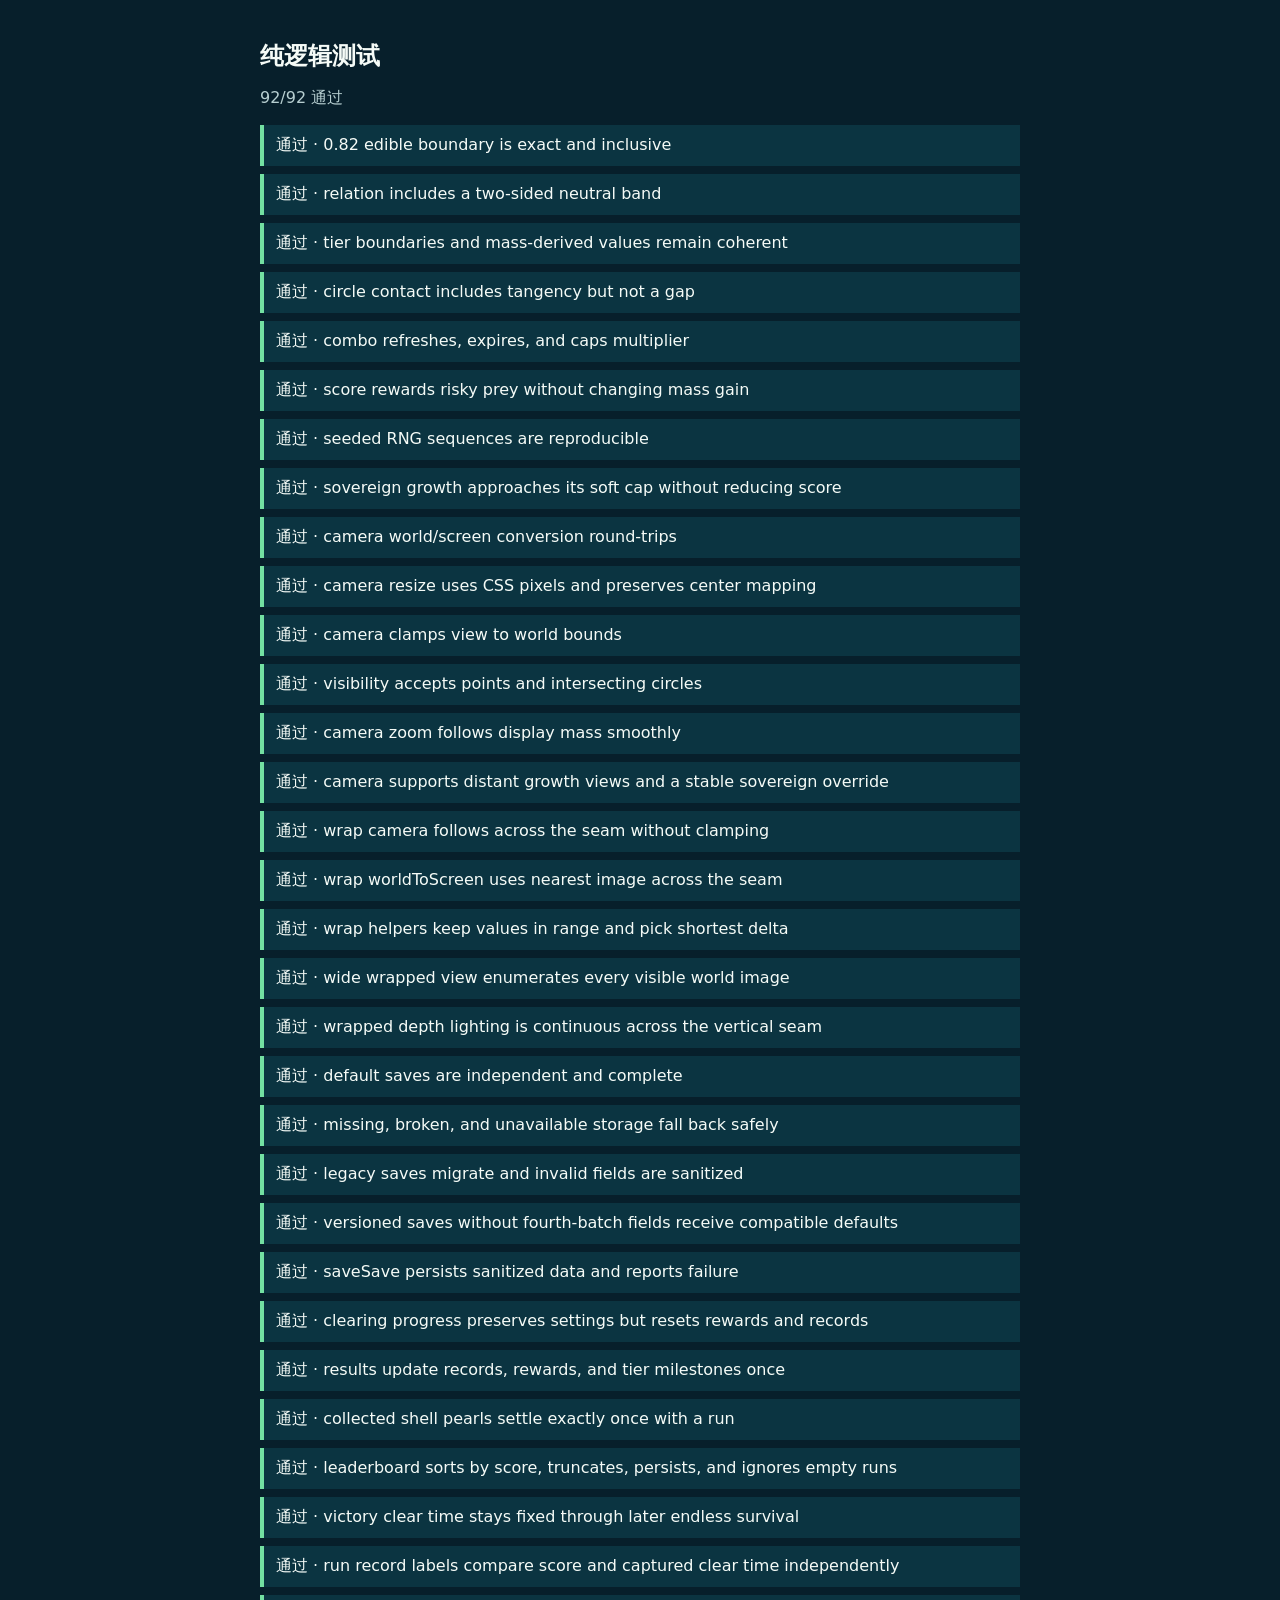
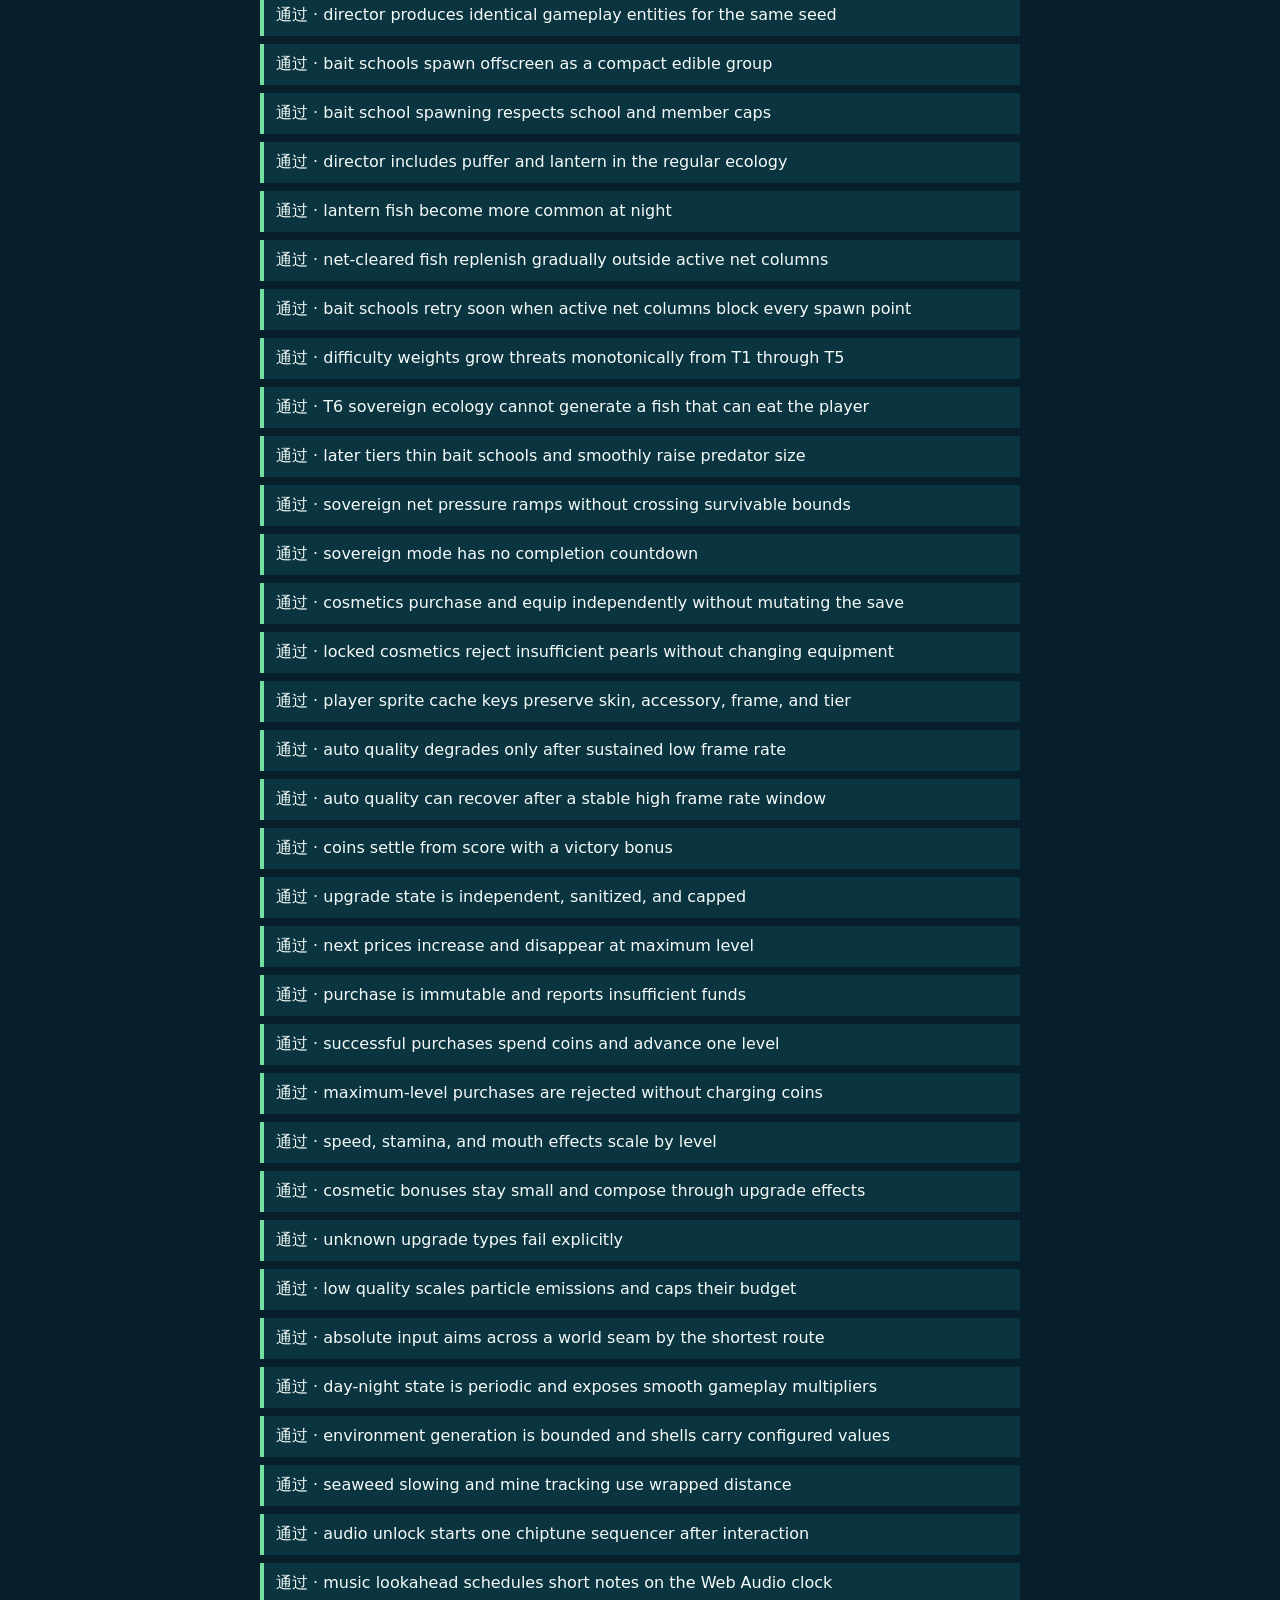
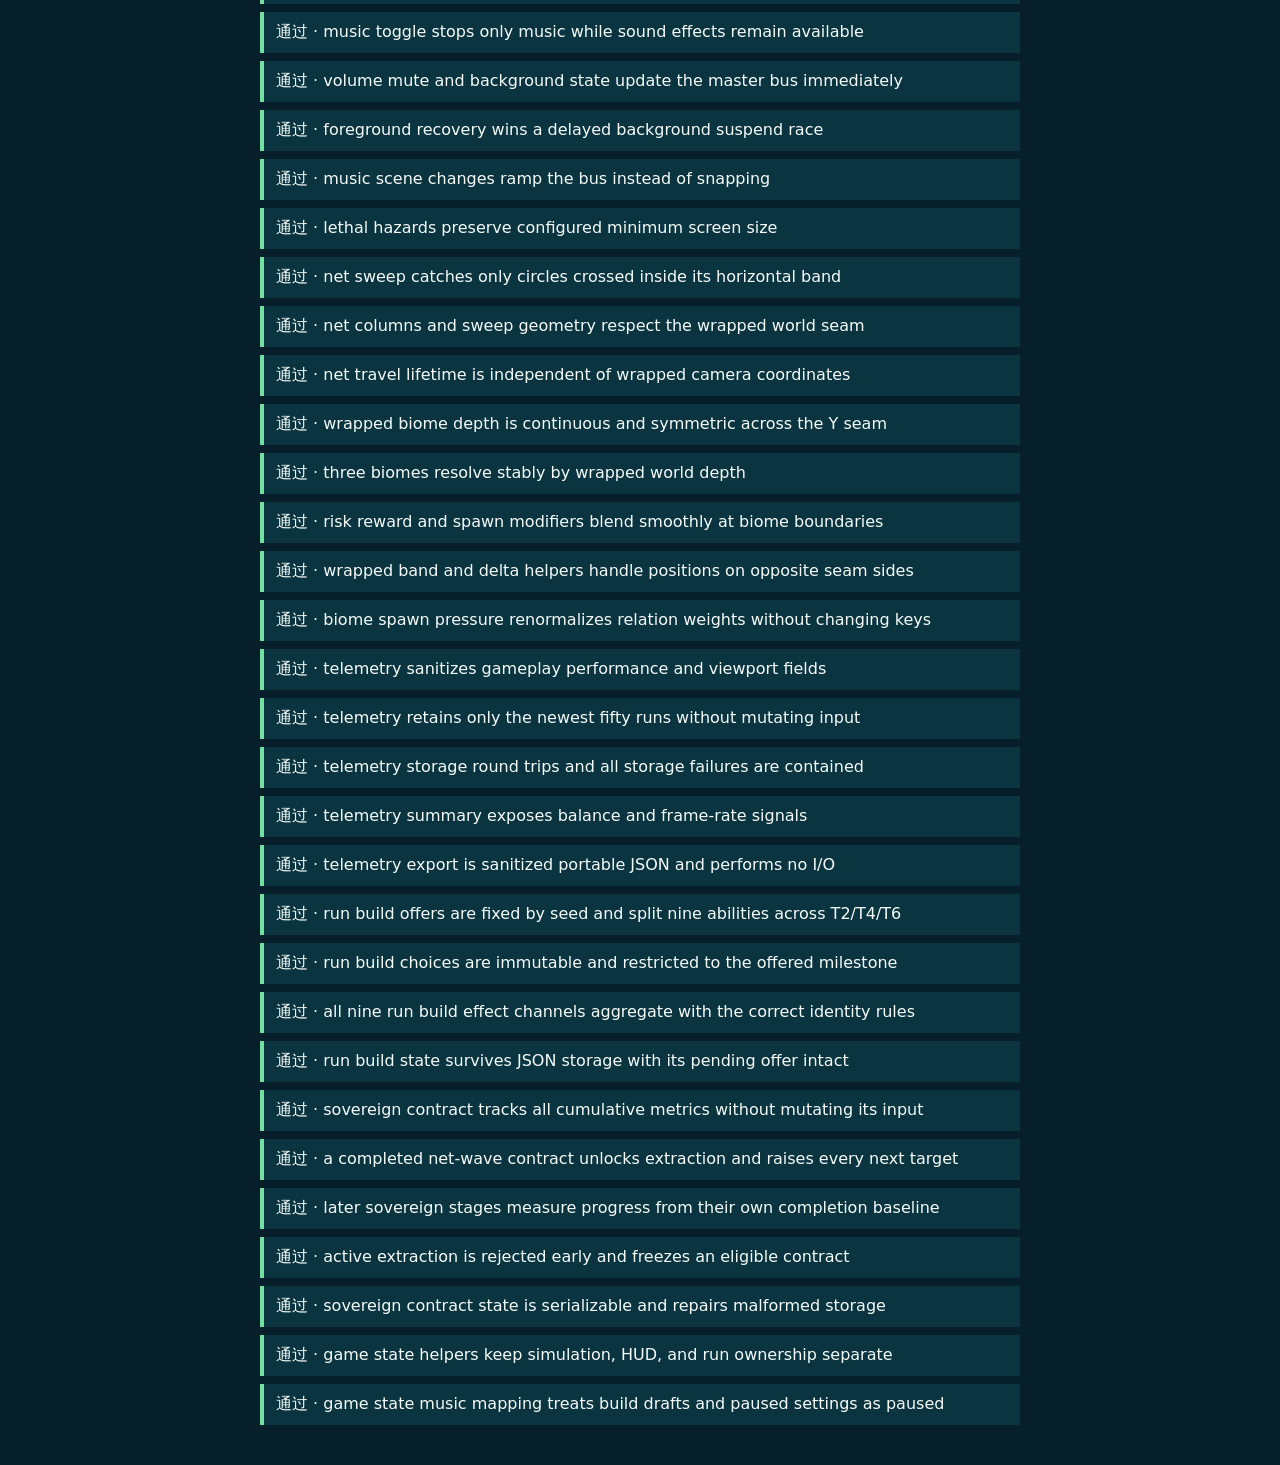
<file: tests.html>
<!doctype html>
<html lang="zh-CN">
  <head>
    <meta charset="utf-8">
    <meta name="viewport" content="width=device-width, initial-scale=1">
    <title>大鱼吃小鱼 · 逻辑测试</title>
    <style>
      :root { color-scheme: dark; font-family: system-ui, sans-serif; }
      body { margin: 0; background: #071f2b; color: #f5fbf7; }
      main { width: min(760px, calc(100% - 32px)); margin: 40px auto; }
      h1 { font-size: 24px; letter-spacing: 0; }
      #summary { color: #b6ced0; }
      ol { padding: 0; list-style: none; display: grid; gap: 8px; }
      li { padding: 10px 12px; border-left: 4px solid #73e0a2; background: #0b3441; }
      li.fail { border-color: #f06c67; }
      .detail { display: block; margin-top: 5px; color: #ffc3bf; white-space: pre-wrap; }
      body[data-test-status="failed"] h1 { color: #ff8d85; }
    </style>
  </head>
  <body data-test-status="running">
    <main>
      <h1>纯逻辑测试</h1>
      <p id="summary">正在运行...</p>
      <ol id="results"></ol>
    </main>
    <script type="module">
      import { tests as rules } from "./tests/rules.test.js";
      import { tests as camera } from "./tests/camera.test.js";
      import { tests as save } from "./tests/save.test.js";
      import { tests as run } from "./tests/run.test.js";
      import { tests as director } from "./tests/director.test.js";
      import { tests as difficulty } from "./tests/difficulty.test.js";
      import { tests as cosmetics } from "./tests/cosmetics.test.js";
      import { tests as quality } from "./tests/quality.test.js";
      import { tests as upgrades } from "./tests/upgrades.test.js";
      import { tests as effects } from "./tests/effects.test.js";
      import { tests as input } from "./tests/input.test.js";
      import { tests as dayNight } from "./tests/day-night.test.js";
      import { tests as environment } from "./tests/environment.test.js";
      import { tests as audio } from "./tests/audio.test.js";
      import { tests as hazards } from "./tests/hazards.test.js";
      import { tests as biomes } from "./tests/biomes.test.js";
      import { tests as telemetry } from "./tests/telemetry.test.js";
      import { tests as runBuilds } from "./tests/run-builds.test.js";
      import { tests as sovereignGoals } from "./tests/sovereign-goals.test.js";
      import { tests as gameState } from "./tests/game-state.test.js";

      const tests = [
        ...rules,
        ...camera,
        ...save,
        ...run,
        ...director,
        ...difficulty,
        ...cosmetics,
        ...quality,
        ...upgrades,
        ...effects,
        ...input,
        ...dayNight,
        ...environment,
        ...audio,
        ...hazards,
        ...biomes,
        ...telemetry,
        ...runBuilds,
        ...sovereignGoals,
        ...gameState,
      ];
      const results = document.querySelector("#results");
      let passed = 0;

      for (const test of tests) {
        const item = document.createElement("li");
        try {
          await test.run();
          passed += 1;
          item.textContent = `通过 · ${test.name}`;
        } catch (error) {
          item.className = "fail";
          item.textContent = `失败 · ${test.name}`;
          const detail = document.createElement("span");
          detail.className = "detail";
          detail.textContent = error?.stack ?? String(error);
          item.append(detail);
        }
        results.append(item);
      }

      const failed = tests.length - passed;
      document.body.dataset.testStatus = failed === 0 ? "passed" : "failed";
      document.querySelector("#summary").textContent =
        `${passed}/${tests.length} 通过${failed ? `，${failed} 项失败` : ""}`;
    </script>
  </body>
</html>
</file>
<file: bigfish/styles.css>
:root {
  color-scheme: dark;
  font-family: "Courier New", "Microsoft YaHei UI", monospace;
  font-synthesis: none;
  --ink: #f7fff7;
  --muted: #a8c9c7;
  --deepest: #031923;
  --deep: #062d3a;
  --water: #075263;
  --water-bright: #0a7c7c;
  --teal: #19d3b1;
  --teal-dark: #087d78;
  --coral: #ff6f61;
  --coral-dark: #b93f4b;
  --gold: #ffd166;
  --gold-dark: #a9671a;
  --danger: #ff4f64;
  --violet: #bd8cff;
  --panel: rgba(3, 25, 35, 0.94);
  --line: rgba(188, 240, 227, 0.26);
  --shadow: #021016;
  --pixel-shadow: 4px 4px 0 var(--shadow);
  --safe-top: max(14px, env(safe-area-inset-top));
  --safe-right: max(16px, env(safe-area-inset-right));
  --safe-bottom: max(14px, env(safe-area-inset-bottom));
  --safe-left: max(16px, env(safe-area-inset-left));
}

* {
  box-sizing: border-box;
}

html,
body {
  width: 100%;
  height: 100%;
  margin: 0;
  overflow: hidden;
  background: var(--deepest);
}

body {
  color: var(--ink);
  -webkit-tap-highlight-color: transparent;
  -webkit-touch-callout: none;
  overscroll-behavior: none;
  user-select: none;
}

button,
input,
select {
  font: inherit;
}

button,
select,
input[type="range"] {
  touch-action: manipulation;
}

button {
  color: inherit;
}

button:focus-visible,
select:focus-visible,
input:focus-visible,
#game-canvas:focus-visible {
  outline: 3px solid var(--gold);
  outline-offset: 3px;
}

[hidden],
.is-hidden {
  display: none !important;
}

.game-shell {
  position: relative;
  width: 100%;
  height: 100%;
  min-height: 320px;
  isolation: isolate;
  overflow: hidden;
  background:
    linear-gradient(180deg, #0b7680 0%, #075263 42%, #052e40 78%, #031923 100%);
}

#game-canvas {
  position: absolute;
  inset: 0;
  z-index: 0;
  display: block;
  width: 100%;
  height: 100%;
  cursor: crosshair;
  image-rendering: pixelated;
  image-rendering: crisp-edges;
  touch-action: none;
}

.ocean-vignette {
  position: absolute;
  inset: 0;
  z-index: 1;
  pointer-events: none;
  background:
    linear-gradient(90deg, rgba(2, 20, 28, 0.24), transparent 18%, transparent 82%, rgba(2, 20, 28, 0.24)),
    linear-gradient(0deg, rgba(2, 16, 23, 0.38), transparent 30%);
  mix-blend-mode: multiply;
}

.screen {
  position: absolute;
  inset: 0;
  z-index: 20;
}

.title-screen {
  display: grid;
  grid-template-columns: minmax(250px, 1fr) minmax(230px, 0.72fr) minmax(250px, 0.82fr);
  grid-template-rows: 1fr auto;
  align-items: center;
  gap: 20px 3vw;
  padding:
    max(28px, var(--safe-top))
    max(6vw, var(--safe-right))
    max(20px, var(--safe-bottom))
    max(6vw, var(--safe-left));
  background:
    linear-gradient(90deg, rgba(3, 25, 35, 0.88) 0%, rgba(3, 25, 35, 0.48) 48%, rgba(3, 25, 35, 0.12) 72%, transparent 100%);
}

.title-screen::after {
  content: "";
  position: absolute;
  right: 8%;
  bottom: 0;
  width: clamp(150px, 25vw, 340px);
  height: clamp(58px, 14vh, 120px);
  z-index: -1;
  opacity: 0.7;
  background:
    linear-gradient(72deg, transparent 0 21%, var(--coral-dark) 22% 26%, transparent 27% 43%, #118d79 44% 49%, transparent 50% 63%, #d7a62d 64% 68%, transparent 69%),
    linear-gradient(0deg, #042633 0 28%, transparent 29%);
  clip-path: polygon(0 100%, 0 74%, 9% 68%, 14% 44%, 20% 62%, 29% 53%, 38% 67%, 47% 36%, 55% 63%, 64% 49%, 72% 69%, 81% 34%, 87% 68%, 100% 76%, 100% 100%);
}

.title-lockup {
  align-self: end;
  max-width: 680px;
}

.title-kicker,
.panel-kicker,
.toast-kicker {
  margin: 0 0 8px;
  color: var(--gold);
  font-size: 14px;
  font-weight: 700;
  letter-spacing: 0;
  text-transform: uppercase;
  text-shadow: 2px 2px 0 rgba(0, 0, 0, 0.45);
}

#game-title {
  margin: 0;
  color: var(--ink);
  font-family: "Microsoft YaHei UI", "Courier New", monospace;
  font-size: 88px;
  font-weight: 900;
  letter-spacing: 0;
  line-height: 0.88;
  text-shadow:
    4px 0 0 #05303c,
    -4px 0 0 #05303c,
    0 4px 0 #05303c,
    0 -4px 0 #05303c,
    7px 8px 0 rgba(1, 15, 21, 0.72);
}

#game-title span,
#game-title strong {
  display: block;
}

#game-title strong {
  width: max-content;
  margin-top: 6px;
  color: var(--coral);
  font-size: 1.08em;
}

.title-tagline {
  margin: 18px 0 0;
  color: #d6f2e8;
  font-size: 18px;
  font-weight: 700;
  text-shadow: 2px 2px 0 rgba(0, 0, 0, 0.5);
}

.title-actions {
  align-self: center;
  width: min(100%, 390px);
}

.leaderboard-panel {
  align-self: center;
  min-width: 0;
  max-height: min(48vh, 350px);
  overflow: hidden;
  padding: 4px 0 4px 14px;
  border-left: 3px solid var(--gold);
  filter: drop-shadow(2px 3px 0 rgba(0, 0, 0, 0.45));
}

.leaderboard-panel header {
  margin-bottom: 9px;
}

.leaderboard-panel header p,
.leaderboard-panel h2,
.leaderboard-empty {
  margin: 0;
}

.leaderboard-panel header p {
  color: var(--muted);
  font-size: 10px;
  font-weight: 800;
}

.leaderboard-panel h2 {
  color: var(--gold);
  font-size: 18px;
}

.leaderboard-columns,
.leaderboard-list li {
  display: grid;
  grid-template-columns: 22px minmax(62px, 1fr) 36px 46px 42px;
  gap: 5px;
  align-items: center;
}

.leaderboard-columns {
  padding: 0 5px 4px;
  color: #8fb9b6;
  font-size: 9px;
  font-weight: 700;
}

.leaderboard-list {
  max-height: min(37vh, 282px);
  margin: 0;
  overflow: auto;
  padding: 0 5px 0 0;
  scrollbar-color: rgba(255, 209, 102, 0.58) transparent;
  scrollbar-width: thin;
}

.leaderboard-list li {
  min-height: 27px;
  padding: 4px 5px;
  border-top: 1px solid rgba(188, 240, 227, 0.16);
  color: #cfe4df;
  font-size: 10px;
  font-variant-numeric: tabular-nums;
}

.leaderboard-list li:first-child {
  color: #fff1ad;
  background: rgba(255, 209, 102, 0.08);
}

.leaderboard-list strong {
  overflow: hidden;
  color: var(--ink);
  font-size: 12px;
  text-overflow: ellipsis;
}

.leaderboard-rank {
  color: var(--gold);
  font-weight: 900;
}

.leaderboard-empty {
  padding: 22px 6px;
  border-top: 1px solid var(--line);
  color: var(--muted);
  font-size: 11px;
  line-height: 1.5;
}

.shop-entry-button {
  width: 100%;
  margin-top: 12px;
}

.title-secondary-actions,
.result-actions {
  display: grid;
  grid-template-columns: 1fr 1fr;
  gap: 10px;
  margin-top: 12px;
}

.button,
.icon-button,
.dash-button {
  position: relative;
  border: 0;
  border-radius: 6px;
  cursor: pointer;
  font-weight: 800;
  letter-spacing: 0;
  transition:
    transform 100ms ease,
    filter 100ms ease,
    background-color 100ms ease;
}

.button {
  display: inline-flex;
  min-height: 52px;
  align-items: center;
  justify-content: center;
  gap: 10px;
  padding: 12px 18px;
  border: 2px solid rgba(255, 255, 255, 0.2);
  box-shadow: var(--pixel-shadow);
  font-size: 16px;
}

.button--primary {
  width: 100%;
  min-height: 64px;
  color: #032c33;
  background: var(--teal);
  border-color: #8cffe5;
}

.button--secondary {
  color: var(--ink);
  background: rgba(5, 61, 73, 0.9);
  border-color: rgba(168, 238, 221, 0.35);
}

.button--quiet {
  color: var(--muted);
  background: transparent;
  border-color: var(--line);
  box-shadow: none;
}

.button--gold {
  color: #3b2802;
  background: var(--gold);
  border-color: #fff0a6;
}

.button:hover,
.icon-button:hover,
.dash-button:hover {
  filter: brightness(1.12);
}

.button:active,
.icon-button:active,
.dash-button:active,
.dash-button.is-active {
  transform: translate(3px, 3px);
  box-shadow: 1px 1px 0 var(--shadow);
}

.button:disabled,
.icon-button:disabled,
.dash-button:disabled {
  cursor: not-allowed;
  filter: grayscale(0.7) brightness(0.7);
}

.play-icon {
  width: 0;
  height: 0;
  border-top: 8px solid transparent;
  border-bottom: 8px solid transparent;
  border-left: 13px solid currentColor;
}

.fin-icon {
  width: 18px;
  height: 14px;
  background: currentColor;
  clip-path: polygon(0 50%, 100% 0, 76% 50%, 100% 100%);
}

.gear-icon,
.retry-icon,
.infinity-icon {
  font-family: Arial, sans-serif;
  font-size: 22px;
  line-height: 1;
}

.home-icon {
  position: relative;
  width: 17px;
  height: 13px;
  margin-top: 5px;
  background: currentColor;
}

.home-icon::before {
  content: "";
  position: absolute;
  left: -2px;
  top: -8px;
  border-right: 10px solid transparent;
  border-bottom: 9px solid currentColor;
  border-left: 10px solid transparent;
}

.record-line {
  display: flex;
  flex-wrap: wrap;
  align-items: baseline;
  justify-content: center;
  align-self: end;
  gap: 6px 12px;
  margin: 0;
  color: var(--muted);
  font-weight: 700;
  grid-column: 1 / -1;
}

#high-score,
#best-clear-time,
.record-line [data-coins],
.record-line [data-pearls] {
  color: var(--gold);
  text-shadow: 2px 2px 0 var(--shadow);
}

#high-score {
  font-size: 24px;
}

.hud {
  position: absolute;
  inset: 0;
  z-index: 10;
  pointer-events: none;
}

.score-cluster,
.tier-cluster,
.pause-button,
.dash-cluster {
  position: absolute;
}

.score-cluster {
  top: var(--safe-top);
  left: var(--safe-left);
  min-width: 150px;
  padding-left: 10px;
  border-left: 4px solid var(--coral);
  filter: drop-shadow(2px 3px 0 rgba(0, 0, 0, 0.55));
}

.hud-label {
  margin: 0;
  color: #b7d9d2;
  font-size: 11px;
  font-weight: 700;
}

.score-value {
  display: block;
  min-width: 7ch;
  color: var(--ink);
  font-size: 32px;
  font-weight: 900;
  line-height: 1;
  font-variant-numeric: tabular-nums;
}

.combo-wrap {
  display: flex;
  width: max-content;
  align-items: center;
  gap: 8px;
  margin-top: 8px;
  padding: 5px 8px;
  color: #332300;
  background: var(--gold);
  border-left: 3px solid #fff4a8;
  border-radius: 2px;
  font-size: 12px;
  font-weight: 900;
  box-shadow: 2px 3px 0 rgba(0, 0, 0, 0.45);
}

#combo-value {
  min-width: 4ch;
  font-size: 15px;
}

.tier-cluster {
  top: var(--safe-top);
  left: 50%;
  width: clamp(210px, 28vw, 360px);
  transform: translateX(-50%);
  filter: drop-shadow(2px 3px 0 rgba(0, 0, 0, 0.55));
}

.tier-heading {
  display: flex;
  align-items: baseline;
  justify-content: space-between;
  gap: 12px;
  margin-bottom: 6px;
}

#tier-name {
  color: var(--gold);
  font-size: 15px;
  font-weight: 900;
}

.biome-name {
  max-width: 15ch;
  padding: 3px 6px;
  border-left: 3px solid var(--teal);
  color: #dcfff5;
  background: rgba(3, 36, 46, 0.78);
  font-size: 11px;
  font-weight: 900;
  overflow-wrap: anywhere;
}

.tier-meter,
.stamina-track {
  display: block;
  overflow: hidden;
  border: 2px solid rgba(222, 255, 247, 0.58);
  background: rgba(3, 26, 35, 0.76);
  box-shadow: 2px 3px 0 rgba(0, 0, 0, 0.42);
}

.tier-meter {
  height: 12px;
  border-radius: 2px;
}

#tier-progress,
#stamina-fill {
  display: block;
  width: 0%;
  height: 100%;
  transition: width 180ms ease-out;
}

#tier-progress {
  background: linear-gradient(90deg, var(--teal), #8cf5c8 62%, var(--gold));
}

.sovereign-wrap {
  position: absolute;
  top: 32px;
  left: 50%;
  display: grid;
  width: clamp(430px, 58vw, 660px);
  min-height: 58px;
  grid-template-columns: auto minmax(180px, 1fr) auto;
  align-items: center;
  gap: 8px 12px;
  padding: 7px 9px;
  border: 2px solid rgba(255, 209, 102, 0.58);
  color: var(--ink);
  background: rgba(3, 30, 39, 0.9);
  box-shadow: 3px 4px 0 rgba(0, 0, 0, 0.48);
  transform: translateX(-50%);
  pointer-events: auto;
}

.sovereign-summary {
  display: grid;
  gap: 1px;
  color: var(--gold);
  font-size: 10px;
  font-weight: 900;
}

#sovereign-time {
  min-width: 4.5ch;
  font-size: 21px;
  font-variant-numeric: tabular-nums;
}

.sovereign-contract {
  display: grid;
  min-width: 0;
  gap: 3px;
  font-size: 10px;
  line-height: 1.25;
}

.sovereign-contract strong {
  color: var(--gold);
  font-size: 11px;
}

#sovereign-goal-detail {
  color: #c7e5df;
  overflow-wrap: anywhere;
}

.extract-button {
  width: 128px;
  min-height: 40px;
  padding: 7px 9px;
  border-color: #fff0a6;
  color: #3e2900;
  background: var(--gold);
  box-shadow: 2px 2px 0 var(--shadow);
  font-size: 10px;
}

.icon-button {
  display: grid;
  width: 48px;
  height: 48px;
  place-items: center;
  padding: 0;
  border: 2px solid rgba(189, 236, 225, 0.42);
  background: rgba(3, 36, 46, 0.84);
  box-shadow: 3px 3px 0 var(--shadow);
}

.pause-button {
  top: var(--safe-top);
  right: var(--safe-right);
  pointer-events: auto;
}

.pause-icon {
  display: flex;
  gap: 5px;
}

.pause-icon i {
  display: block;
  width: 5px;
  height: 18px;
  background: currentColor;
}

.dash-cluster {
  right: var(--safe-right);
  bottom: var(--safe-bottom);
  display: grid;
  grid-template-columns: minmax(94px, 140px) 82px;
  align-items: end;
  gap: 12px;
  pointer-events: auto;
}

.stamina-meter {
  padding-bottom: 8px;
  filter: drop-shadow(2px 3px 0 rgba(0, 0, 0, 0.55));
}

.stamina-label {
  display: block;
  margin-bottom: 5px;
  color: #dcf8ef;
  font-size: 10px;
  font-weight: 800;
  text-align: right;
}

.stamina-track {
  height: 13px;
  border-radius: 2px;
}

#stamina-fill {
  width: 100%;
  background: linear-gradient(90deg, var(--coral), var(--gold) 45%, var(--teal));
}

.dash-button {
  display: grid;
  width: 82px;
  height: 82px;
  place-content: center;
  gap: 2px;
  border: 3px solid #fff2b6;
  border-radius: 50%;
  color: #3e2900;
  background: var(--gold);
  box-shadow:
    4px 4px 0 var(--shadow),
    inset 0 -7px 0 rgba(169, 103, 26, 0.28);
  font-size: 13px;
  text-transform: uppercase;
  touch-action: none;
}

.dash-chevrons {
  height: 25px;
  font-family: Arial, sans-serif;
  font-size: 30px;
  line-height: 0.8;
}

.dash-button.is-exhausted {
  color: #829591;
  background: #31525a;
  border-color: #6d8f91;
}

body[data-state="endless"] .tier-meter {
  display: none;
}

.modal-screen {
  display: grid;
  align-items: safe center;
  justify-items: center;
  overflow: auto;
  padding:
    max(18px, var(--safe-top))
    max(20px, var(--safe-right))
    max(18px, var(--safe-bottom))
    max(20px, var(--safe-left));
  background: rgba(2, 17, 24, 0.74);
  backdrop-filter: blur(3px);
}

.build-draft-screen {
  z-index: 35;
  background: rgba(2, 15, 22, 0.8);
}

.build-draft-panel {
  width: min(900px, 100%);
}

.build-choice-list {
  display: grid;
  grid-template-columns: repeat(3, minmax(0, 1fr));
  gap: 12px;
  margin-top: 24px;
}

.build-choice {
  display: grid;
  min-width: 0;
  min-height: 150px;
  align-content: start;
  gap: 12px;
  padding: 16px;
  border: 2px solid rgba(164, 235, 218, 0.4);
  border-radius: 4px;
  color: var(--ink);
  background: rgba(7, 55, 66, 0.94);
  box-shadow: 4px 4px 0 var(--shadow);
  text-align: left;
  cursor: pointer;
}

.build-choice:hover,
.build-choice:focus-visible {
  border-color: var(--gold);
  background: rgba(10, 77, 84, 0.96);
}

.build-choice:active {
  transform: translate(2px, 2px);
  box-shadow: 2px 2px 0 var(--shadow);
}

.build-choice__marker {
  width: max-content;
  padding: 3px 6px;
  color: #3e2900;
  background: var(--gold);
  font-size: 10px;
  font-weight: 900;
}

.build-choice strong {
  color: #eafff8;
  font-size: 18px;
  overflow-wrap: anywhere;
}

.build-choice > span:last-child {
  color: var(--muted);
  font-size: 12px;
  line-height: 1.5;
  overflow-wrap: anywhere;
}

.dialog-panel {
  position: relative;
  width: min(620px, 100%);
  padding: clamp(22px, 4vw, 42px);
  border: 2px solid rgba(164, 235, 218, 0.38);
  border-radius: 8px;
  background: var(--panel);
  box-shadow:
    8px 8px 0 rgba(1, 12, 18, 0.74),
    inset 0 0 0 2px rgba(0, 0, 0, 0.2);
}

.dialog-panel::before {
  content: "";
  position: absolute;
  inset: 8px auto 8px 8px;
  width: 4px;
  background: linear-gradient(180deg, var(--teal), var(--coral), var(--gold));
}

.dialog-panel--compact {
  width: min(400px, 100%);
  text-align: center;
}

.dialog-panel h2 {
  margin: 0;
  font-family: "Microsoft YaHei UI", "Courier New", monospace;
  font-size: 38px;
  line-height: 1.05;
  text-shadow: 3px 3px 0 rgba(0, 0, 0, 0.55);
}

.menu-actions {
  display: grid;
  gap: 12px;
  margin-top: 30px;
}

.panel-header {
  display: flex;
  align-items: flex-start;
  justify-content: space-between;
  gap: 20px;
  margin-bottom: 22px;
}

.shop-panel {
  width: min(1040px, 100%);
}

.shop-balances {
  display: flex;
  align-items: center;
  gap: 8px;
  margin-left: auto;
}

.shop-balance {
  display: flex;
  min-height: 42px;
  align-items: center;
  gap: 8px;
  padding: 7px 12px;
  color: #4a3000;
  background: var(--gold);
  border: 2px solid #fff0a6;
  border-radius: 4px;
  box-shadow: 3px 3px 0 var(--shadow);
  font-size: 18px;
  font-weight: 900;
}

.shop-balance--pearls {
  color: #291b3d;
  background: #d9b5f2;
  border-color: #ffffff;
}

.coin-icon {
  display: inline-block;
  flex: 0 0 auto;
  width: 18px;
  height: 18px;
  border: 2px solid #fff1a1;
  border-radius: 50%;
  background: #f2b93f;
  box-shadow:
    inset -3px -3px 0 #bb6d23,
    2px 2px 0 rgba(0, 0, 0, 0.38);
}

.coin-icon--small {
  width: 13px;
  height: 13px;
  border-width: 1px;
  box-shadow: inset -2px -2px 0 #bb6d23, 1px 1px 0 rgba(0, 0, 0, 0.38);
}

.pearl-icon--small {
  width: 12px;
  height: 12px;
  border-width: 1px;
  box-shadow: 1px 1px 0 #624981;
}

.shop-tabs {
  display: grid;
  grid-template-columns: 1fr 1fr;
  margin-bottom: 16px;
  border: 2px solid rgba(168, 238, 221, 0.3);
  border-radius: 5px;
}

.shop-tab {
  min-height: 42px;
  padding: 8px 14px;
  border: 0;
  color: var(--muted);
  background: rgba(5, 46, 57, 0.72);
  cursor: pointer;
  font-weight: 900;
}

.shop-tab + .shop-tab {
  border-left: 1px solid var(--line);
}

.shop-tab.is-active {
  color: #062d36;
  background: var(--teal);
}

.shop-grid {
  display: grid;
  grid-template-columns: repeat(3, minmax(0, 1fr));
  gap: 14px;
}

.upgrade-card {
  position: relative;
  display: grid;
  min-width: 0;
  align-content: start;
  gap: 10px;
  padding: 18px;
  border: 2px solid rgba(168, 238, 221, 0.28);
  border-radius: 5px;
  background: rgba(7, 49, 61, 0.88);
  box-shadow: 4px 4px 0 rgba(0, 0, 0, 0.42);
}

.upgrade-card.is-maxed {
  border-color: rgba(255, 222, 111, 0.7);
  background: rgba(56, 65, 47, 0.9);
}

.upgrade-card h3,
.upgrade-card p {
  margin: 0;
}

.upgrade-card h3 {
  color: var(--gold);
  font-size: 18px;
}

.upgrade-card p {
  min-height: 3.8em;
  color: var(--muted);
  font-size: 12px;
  line-height: 1.55;
}

.upgrade-icon {
  display: grid;
  width: 48px;
  height: 48px;
  place-items: center;
  color: #062d36;
  background: var(--teal);
  border: 2px solid #b4ffec;
  border-radius: 5px;
  box-shadow: 3px 3px 0 var(--shadow);
  font-size: 28px;
  font-weight: 900;
}

.upgrade-icon--stamina { background: var(--gold); border-color: #fff0a6; }
.upgrade-icon--mouth { background: var(--coral); border-color: #ffc0a9; }

.upgrade-level {
  display: flex;
  justify-content: space-between;
  padding-top: 10px;
  border-top: 1px solid var(--line);
  color: var(--muted);
  font-size: 12px;
  font-weight: 800;
}

.upgrade-level output {
  color: var(--ink);
}

.upgrade-card .button {
  width: 100%;
  min-height: 46px;
  margin-top: auto;
  padding: 9px 10px;
  font-size: 12px;
}

.upgrade-card .button.is-low-funds {
  filter: saturate(0.55) brightness(0.86);
}

.cosmetics-panel {
  display: grid;
  gap: 20px;
}

.cosmetic-section > h3 {
  margin: 0 0 9px;
  color: var(--gold);
  font-size: 15px;
}

.cosmetic-grid {
  display: grid;
  grid-template-columns: repeat(4, minmax(130px, 1fr));
  border-top: 1px solid var(--line);
  border-left: 1px solid var(--line);
}

.cosmetic-card {
  display: grid;
  min-width: 0;
  grid-template-rows: 70px auto auto auto;
  gap: 5px;
  padding: 10px;
  border-right: 1px solid var(--line);
  border-bottom: 1px solid var(--line);
}

.cosmetic-card.is-equipped {
  background: rgba(25, 211, 177, 0.1);
  box-shadow: inset 0 0 0 2px rgba(126, 231, 223, 0.42);
}

.cosmetic-card.is-locked .cosmetic-preview {
  filter: saturate(0.45) brightness(0.72);
}

.cosmetic-preview {
  display: block;
  width: 120px;
  max-width: 100%;
  height: 70px;
  justify-self: center;
  image-rendering: pixelated;
}

.cosmetic-card h3,
.cosmetic-card small {
  min-width: 0;
  margin: 0;
  overflow-wrap: anywhere;
  text-align: center;
}

.cosmetic-card h3 {
  color: var(--ink);
  font-size: 13px;
}

.cosmetic-card small {
  min-height: 2.6em;
  color: var(--muted);
  font-size: 9px;
  line-height: 1.3;
}

.cosmetic-action {
  width: 100%;
  min-height: 36px;
  gap: 5px;
  padding: 6px 8px;
  box-shadow: 2px 2px 0 var(--shadow);
  font-size: 10px;
}

.close-button {
  flex: 0 0 auto;
  font-family: Arial, sans-serif;
  font-size: 30px;
}

.settings-panel {
  width: min(760px, 100%);
}

.settings-list {
  display: grid;
  grid-template-columns: 1fr 1fr;
  border-top: 1px solid var(--line);
  border-left: 1px solid var(--line);
}

.setting-row small {
  display: block;
  margin-top: 3px;
  color: var(--muted);
  font-size: 10px;
  font-weight: 600;
}

.setting-row--danger {
  align-items: center;
  border-color: rgba(255, 116, 95, 0.35);
}

.setting-row--telemetry {
  cursor: default;
}

.telemetry-actions {
  display: flex;
  min-width: 0;
  align-items: center;
  justify-content: flex-end;
  gap: 9px;
}

#telemetry-count {
  color: var(--gold);
  font-size: 10px;
  font-weight: 900;
  white-space: nowrap;
}

.telemetry-actions .button {
  width: auto;
  min-height: 38px;
  padding: 7px 10px;
  font-size: 10px;
  white-space: nowrap;
}

.button--danger {
  width: auto;
  min-height: 40px;
  padding: 8px 12px;
  color: #ffe8df;
  background: rgba(126, 40, 42, 0.88);
  border-color: rgba(255, 154, 131, 0.55);
  box-shadow: 2px 2px 0 var(--shadow);
  font-size: 12px;
}

.setting-row {
  min-height: 72px;
  display: flex;
  align-items: center;
  justify-content: space-between;
  gap: 18px;
  padding: 13px 15px;
  border-right: 1px solid var(--line);
  border-bottom: 1px solid var(--line);
  cursor: pointer;
}

.setting-row > span:first-child {
  display: grid;
  gap: 4px;
}

.setting-row strong,
.setting-row > span:first-child > span {
  font-size: 14px;
}

.setting-row small {
  color: var(--muted);
  font-size: 10px;
  line-height: 1.3;
}

.setting-row--range {
  grid-column: 1 / -1;
  display: grid;
  grid-template-columns: 150px 1fr;
  cursor: default;
}

.setting-row--range label {
  display: flex;
  justify-content: space-between;
  gap: 10px;
  font-size: 14px;
  font-weight: 800;
}

.setting-row--range output {
  color: var(--gold);
}

input[type="range"] {
  width: 100%;
  height: 24px;
  margin: 0;
  accent-color: var(--teal);
  cursor: pointer;
}

.switch {
  position: relative;
  flex: 0 0 auto;
  width: 48px;
  height: 28px;
}

.switch input {
  position: absolute;
  width: 1px;
  height: 1px;
  opacity: 0;
}

.switch > span {
  position: absolute;
  inset: 0;
  border: 2px solid #648687;
  border-radius: 3px;
  background: #294b53;
  transition: background-color 120ms ease;
}

.switch > span::after {
  content: "";
  position: absolute;
  top: 3px;
  left: 3px;
  width: 18px;
  height: 18px;
  background: #bdd0cc;
  box-shadow: 2px 2px 0 rgba(0, 0, 0, 0.35);
  transition: transform 120ms ease;
}

.switch input:checked + span {
  border-color: #8affdf;
  background: var(--teal-dark);
}

.switch input:checked + span::after {
  background: #effff9;
  transform: translateX(20px);
}

.switch input:focus-visible + span {
  outline: 3px solid var(--gold);
  outline-offset: 3px;
}

select {
  min-width: 118px;
  min-height: 40px;
  padding: 7px 34px 7px 10px;
  border: 2px solid #5e8886;
  border-radius: 4px;
  color: var(--ink);
  background: #083d49;
  cursor: pointer;
}

.results-panel {
  width: min(680px, 100%);
  text-align: center;
}

.results-panel::before {
  background: var(--coral);
}

.result-reason {
  margin: 10px 0 24px;
  color: #ffb5aa;
  font-weight: 700;
}

.record-badge {
  width: max-content;
  margin: 8px auto 0;
  padding: 5px 9px;
  color: #3b2802;
  background: var(--gold);
  border: 2px solid #fff0a6;
  border-radius: 3px;
  box-shadow: 2px 2px 0 rgba(0, 0, 0, 0.45);
  font-size: 11px;
  font-weight: 900;
}

.result-scoreline {
  display: flex;
  align-items: baseline;
  justify-content: center;
  gap: 18px;
  margin-bottom: 24px;
}

.result-scoreline span {
  color: var(--muted);
  font-size: 13px;
}

#result-score {
  color: var(--gold);
  font-size: 58px;
  font-weight: 900;
  font-variant-numeric: tabular-nums;
  line-height: 1;
  text-shadow: 4px 4px 0 var(--shadow);
}

.result-stats {
  display: grid;
  grid-template-columns: repeat(auto-fit, minmax(96px, 1fr));
  margin: 0 0 26px;
  border-top: 1px solid var(--line);
  border-bottom: 1px solid var(--line);
}

.result-stats div {
  min-width: 0;
  padding: 14px 8px;
  border-right: 1px solid var(--line);
}

.result-stats div:last-child {
  border-right: 0;
}

.result-stats dt {
  margin-bottom: 7px;
  color: var(--muted);
  font-size: 10px;
}

.result-stats dd {
  min-width: 0;
  margin: 0;
  overflow-wrap: anywhere;
  color: var(--ink);
  font-size: 16px;
  font-weight: 900;
}

.reward-stat dd {
  display: flex;
  align-items: center;
  justify-content: center;
  gap: 6px;
  color: #f2ddff;
}

.coin-reward,
.pearl-reward {
  display: inline-flex;
  align-items: center;
  gap: 4px;
  white-space: nowrap;
}

.pearl-icon {
  display: inline-block;
  width: 14px;
  height: 14px;
  border: 2px solid #ffffff;
  border-radius: 50%;
  background: #d7a8ff;
  box-shadow: 2px 2px 0 #624981;
}

.rotate-overlay {
  position: fixed;
  inset: 0;
  z-index: 100;
  display: none;
  place-content: center;
  padding: 30px;
  text-align: center;
  background: #042733;
}

.rotate-overlay h2 {
  margin: 18px 0 8px;
  font-size: 34px;
}

.rotate-overlay p {
  margin: 0;
  color: var(--muted);
  font-size: 14px;
}

.rotate-device {
  position: relative;
  width: 46px;
  height: 76px;
  margin: 0 auto;
  border: 4px solid var(--teal);
  border-radius: 6px;
  box-shadow: 5px 5px 0 var(--shadow);
  animation: rotate-device 2.6s ease-in-out infinite;
}

.rotate-device span {
  position: absolute;
  left: 50%;
  bottom: 5px;
  width: 7px;
  height: 7px;
  border: 2px solid var(--gold);
  border-radius: 50%;
  transform: translateX(-50%);
}

@keyframes rotate-device {
  0%, 28% { transform: rotate(0deg); }
  60%, 100% { transform: rotate(90deg); }
}

.toast {
  position: absolute;
  z-index: 60;
  left: 50%;
  max-width: min(88vw, 430px);
  pointer-events: none;
  opacity: 0;
  transform: translate(-50%, -12px);
  transition:
    opacity 180ms ease,
    transform 180ms ease;
}

.toast.is-visible,
.toast[aria-hidden="false"] {
  opacity: 1;
  transform: translate(-50%, 0);
}

.tier-toast {
  top: 20%;
  display: grid;
  min-width: 220px;
  gap: 3px;
  padding: 12px 22px;
  border: 2px solid #fff0a3;
  border-radius: 4px;
  color: #362400;
  background: var(--gold);
  box-shadow: 5px 5px 0 rgba(0, 0, 0, 0.52);
  text-align: center;
}

.tier-toast .toast-kicker {
  margin: 0;
  color: #80530b;
  font-size: 10px;
  text-shadow: none;
}

.tier-toast strong {
  font-size: 19px;
}

.message-toast {
  bottom: max(22%, 104px);
  padding: 10px 16px;
  border-left: 4px solid var(--coral);
  border-radius: 2px;
  color: var(--ink);
  background: rgba(3, 30, 39, 0.92);
  box-shadow: 4px 4px 0 rgba(0, 0, 0, 0.5);
  font-size: 13px;
  font-weight: 800;
  text-align: center;
}

body.high-contrast {
  --line: rgba(245, 255, 251, 0.72);
  --muted: #d8ebe7;
}

body.high-contrast .hud-label,
body.high-contrast .stamina-label,
body.high-contrast .title-kicker,
body.high-contrast .panel-kicker {
  color: #ffffff;
}

body.high-contrast .tier-meter,
body.high-contrast .stamina-track,
body.high-contrast .button,
body.high-contrast .icon-button,
body.high-contrast .dialog-panel {
  border-color: currentColor;
}

body.high-contrast .ocean-vignette {
  opacity: 0.38;
}

.debug-panel {
  position: absolute;
  z-index: 80;
  left: var(--safe-left);
  bottom: var(--safe-bottom);
  width: min(330px, calc(100vw - 32px));
  border: 1px solid rgba(113, 255, 199, 0.58);
  border-radius: 2px;
  color: #a9ffca;
  background: rgba(1, 16, 20, 0.9);
  box-shadow: 4px 4px 0 rgba(0, 0, 0, 0.5);
  pointer-events: none;
}

.debug-panel header {
  display: flex;
  justify-content: space-between;
  padding: 6px 8px;
  color: #051b16;
  background: #66dba9;
  font-size: 10px;
}

.debug-panel pre {
  max-height: 42vh;
  margin: 0;
  overflow: hidden;
  padding: 8px;
  font: 10px/1.45 "Courier New", monospace;
  white-space: pre-wrap;
}

@media (orientation: portrait) {
  .rotate-overlay {
    display: grid;
  }
}

@media (max-height: 600px) and (orientation: landscape) {
  .title-screen {
    grid-template-columns: minmax(0, 0.95fr) minmax(190px, 0.75fr) minmax(210px, 0.9fr);
    gap: 12px 2vw;
    padding-top: max(16px, var(--safe-top));
    padding-right: max(3vw, var(--safe-right));
    padding-bottom: max(12px, var(--safe-bottom));
    padding-left: max(3vw, var(--safe-left));
  }

  #game-title {
    font-size: 60px;
  }

  .title-tagline {
    margin-top: 10px;
  }

  .record-line {
    grid-column: 1 / -1;
    width: 100%;
    gap: 3px 8px;
    font-size: 11px;
  }

  .leaderboard-panel {
    max-height: 58vh;
  }

  .leaderboard-list {
    max-height: 43vh;
  }

  #high-score,
  #best-clear-time,
  .record-line [data-coins],
  .record-line [data-pearls] {
    font-size: 18px;
  }

  .button {
    min-height: 44px;
    padding-top: 8px;
    padding-bottom: 8px;
  }

  .button--primary {
    min-height: 52px;
  }

  .dialog-panel {
    padding: 18px 28px;
  }

  .modal-screen {
    align-items: start;
  }

  .dialog-panel h2 {
    font-size: 28px;
  }

  .panel-kicker {
    margin-bottom: 4px;
  }

  .menu-actions {
    gap: 8px;
    margin-top: 18px;
  }

  .settings-panel {
    width: min(820px, 100%);
  }

  .panel-header {
    margin-bottom: 10px;
  }

  .shop-tabs {
    margin-bottom: 10px;
  }

  .cosmetics-panel {
    gap: 12px;
  }

  .setting-row {
    min-height: 54px;
    padding: 8px 12px;
  }

  .setting-row--range {
    min-height: 48px;
  }

  .result-reason {
    margin: 5px 0 12px;
  }

  .result-scoreline,
  .result-stats {
    margin-bottom: 14px;
  }

  .result-stats div {
    padding-top: 9px;
    padding-bottom: 9px;
  }

  #result-score {
    font-size: 42px;
  }

  .sovereign-wrap {
    top: 28px;
    min-height: 52px;
  }

  .build-choice {
    min-height: 124px;
    padding: 12px;
    gap: 8px;
  }

  .build-choice strong {
    font-size: 15px;
  }
}

@media (max-height: 360px) and (orientation: landscape) {
  #game-title {
    font-size: 48px;
  }
}

@media (max-width: 720px) and (orientation: landscape) {
  .title-screen {
    grid-template-columns: minmax(0, 0.9fr) minmax(180px, 0.8fr) minmax(190px, 0.9fr);
  }

  .title-kicker,
  .title-tagline {
    display: none;
  }

  .record-line {
    font-size: 11px;
  }

  .title-secondary-actions .button {
    padding-right: 8px;
    padding-left: 8px;
    font-size: 12px;
  }

  .dash-cluster {
    grid-template-columns: 82px 70px;
    gap: 9px;
  }

  .dash-button {
    width: 70px;
    height: 70px;
  }

  .tier-cluster {
    width: 210px;
  }

  .sovereign-wrap {
    width: min(430px, calc(100vw - 120px));
    grid-template-columns: auto minmax(0, 1fr) auto;
    gap: 6px;
    padding: 6px;
  }

  .sovereign-contract {
    font-size: 9px;
  }

  .extract-button {
    width: 100px;
    min-height: 36px;
    padding: 5px 6px;
    font-size: 9px;
  }

  .build-choice-list {
    gap: 8px;
    margin-top: 14px;
  }

  .build-choice {
    min-height: 112px;
    padding: 9px;
  }

  .build-choice strong {
    font-size: 13px;
  }

  .build-choice > span:last-child {
    font-size: 10px;
  }

  .setting-row--telemetry {
    grid-column: 1 / -1;
  }

  .settings-list {
    grid-template-columns: 1fr 1fr;
  }

  .setting-row small {
    display: none;
  }

  .shop-grid {
    grid-template-columns: repeat(3, minmax(150px, 1fr));
  }

  .cosmetic-grid {
    grid-template-columns: repeat(4, minmax(118px, 1fr));
  }

  .shop-panel {
    width: min(860px, 100%);
  }

  .upgrade-card {
    padding: 12px;
  }

  .upgrade-card p {
    display: none;
  }
}

@media (pointer: coarse) {
  .desktop-hint {
    display: none;
  }

  .icon-button {
    width: 52px;
    height: 52px;
  }
}

@media (prefers-reduced-motion: reduce) {
  *,
  *::before,
  *::after {
    scroll-behavior: auto !important;
    animation-duration: 1ms !important;
    animation-iteration-count: 1 !important;
    transition-duration: 1ms !important;
  }
}

@media (prefers-contrast: more) {
  :root {
    --line: rgba(236, 255, 249, 0.58);
  }

  .button,
  .icon-button,
  .dialog-panel,
  .tier-meter,
  .stamina-track {
    border-color: currentColor;
  }
}
</file>
<file: dungeon/styles.css>
:root {
  color-scheme: dark;
  --bg: #101215;
  --surface: #181b1f;
  --surface-raised: #20242a;
  --surface-soft: #252a30;
  --line: #343940;
  --line-strong: #474d56;
  --text: #f0f1f2;
  --text-soft: #c1c5cb;
  --muted: #8e959f;
  --crimson: #c34855;
  --crimson-dark: #862f3a;
  --gold: #d6a947;
  --gold-soft: #f0cc78;
  --orange: #e38b49;
  --teal: #49afa3;
  --purple: #a581d1;
  --blue: #659bd1;
  --success: #63b87c;
  --danger: #dd6671;
  --shadow: 0 18px 45px rgb(0 0 0 / 28%);
  --header-height: 68px;
  --mobile-tabs-height: 68px;
  --safe-bottom: env(safe-area-inset-bottom, 0px);
  font-family:
    ui-sans-serif, system-ui, -apple-system, BlinkMacSystemFont, "Segoe UI",
    "Microsoft YaHei", sans-serif;
}

*,
*::before,
*::after {
  box-sizing: border-box;
}

html {
  min-width: 320px;
  background: var(--bg);
}

body {
  min-width: 320px;
  min-height: 100vh;
  min-height: 100svh;
  margin: 0;
  overflow-x: hidden;
  background: var(--bg);
  color: var(--text);
  font-size: 14px;
  line-height: 1.5;
}

button,
input,
select,
textarea {
  color: inherit;
  font: inherit;
}

button,
a {
  -webkit-tap-highlight-color: transparent;
}

button {
  border: 0;
}

button:not(:disabled),
a[href] {
  cursor: pointer;
}

button:disabled {
  cursor: not-allowed;
  opacity: 0.5;
}

:focus-visible {
  outline: 2px solid var(--gold-soft);
  outline-offset: 2px;
}

[hidden] {
  display: none !important;
}

.skip-link {
  position: fixed;
  z-index: 100;
  top: 8px;
  left: 8px;
  padding: 8px 12px;
  border-radius: 4px;
  background: var(--text);
  color: var(--bg);
  transform: translateY(-150%);
}

.skip-link:focus {
  transform: translateY(0);
}

.app-shell {
  min-height: 100vh;
  min-height: 100svh;
}

.topbar {
  position: sticky;
  z-index: 20;
  top: 0;
  display: flex;
  min-height: var(--header-height);
  align-items: center;
  justify-content: space-between;
  gap: 20px;
  padding: 10px max(16px, calc((100vw - 1540px) / 2));
  border-bottom: 1px solid var(--line);
  background: #14171a;
}

.brand-lockup,
.account-strip,
.identity-row,
.panel-heading,
.section-title-row,
.preview-topline,
.battle-toolbar,
.battle-actions,
.dialog-heading,
.dialog-actions {
  display: flex;
  align-items: center;
}

.brand-lockup {
  min-width: 0;
  gap: 12px;
}

.brand-lockup h1,
.panel-heading h2,
.dialog-heading h2,
.preview-copy h3,
.combatant h3 {
  margin: 0;
  letter-spacing: 0;
}

.brand-lockup h1 {
  font-size: 19px;
  line-height: 1.2;
}

.brand-kicker,
.panel-kicker {
  margin: 0 0 2px;
  color: var(--muted);
  font-size: 10px;
  font-weight: 700;
  letter-spacing: 0;
  text-transform: uppercase;
}

.icon-button {
  display: inline-grid;
  width: 38px;
  min-width: 38px;
  height: 38px;
  place-items: center;
  border: 1px solid var(--line);
  border-radius: 6px;
  background: var(--surface-raised);
  color: var(--text-soft);
  font-size: 20px;
  line-height: 1;
  text-decoration: none;
  transition: border-color 150ms ease, background-color 150ms ease, color 150ms ease;
}

.icon-button:hover {
  border-color: var(--line-strong);
  background: var(--surface-soft);
  color: var(--text);
}

.account-strip {
  justify-content: flex-end;
  gap: 8px;
}

.resource {
  display: inline-flex;
  min-height: 38px;
  align-items: center;
  gap: 7px;
  padding: 0 11px;
  border: 1px solid var(--line);
  border-radius: 6px;
  background: var(--surface);
  color: var(--gold);
  white-space: nowrap;
}

.resource-label {
  color: var(--muted);
  font-size: 12px;
}

.resource strong {
  color: var(--text);
  font-variant-numeric: tabular-nums;
}

.reset-button {
  color: var(--crimson);
}

.game-grid {
  display: grid;
  width: min(1540px, 100%);
  min-height: calc(100vh - var(--header-height));
  min-height: calc(100svh - var(--header-height));
  margin: 0 auto;
  grid-template-columns: minmax(252px, 300px) minmax(440px, 1fr) minmax(280px, 340px);
  background: var(--line);
  gap: 1px;
}

.game-panel {
  min-width: 0;
  background: var(--surface);
}

.character-panel,
.inventory-panel {
  display: flex;
  flex-direction: column;
}

.dungeon-panel {
  display: flex;
  flex-direction: column;
  background: #15181c;
}

.panel-heading {
  min-height: 70px;
  flex: 0 0 auto;
  justify-content: space-between;
  gap: 16px;
  padding: 14px 18px;
  border-bottom: 1px solid var(--line);
}

.panel-heading h2,
.dialog-heading h2 {
  font-size: 17px;
  line-height: 1.25;
}

.class-mark {
  display: grid;
  width: 40px;
  height: 40px;
  place-items: center;
  border: 1px solid #6a333c;
  border-radius: 6px;
  background: #271b1f;
  font-size: 21px;
}

.character-summary,
.power-block,
.progression-section,
.stat-section,
.attribute-section,
.skills-section,
.equipment-section,
.rarity-legend {
  border-bottom: 1px solid var(--line);
}

.character-summary {
  padding: 16px 18px;
}

.identity-row {
  justify-content: space-between;
  gap: 12px;
  margin-bottom: 13px;
}

.hero-name,
.hero-class {
  display: block;
}

.hero-name {
  font-size: 15px;
}

.hero-class {
  margin-top: 1px;
  color: var(--muted);
  font-size: 12px;
}

.level-badge,
.points-pill,
.danger-tag,
.status-indicator,
.live-label {
  border: 1px solid var(--line);
  border-radius: 999px;
  white-space: nowrap;
}

.level-badge {
  padding: 3px 8px;
  background: var(--surface-raised);
  color: var(--text-soft);
  font-size: 12px;
}

.level-badge strong {
  margin-left: 2px;
  color: var(--gold-soft);
}

.meter-label {
  display: flex;
  align-items: baseline;
  justify-content: space-between;
  gap: 12px;
  margin-bottom: 5px;
  color: var(--muted);
  font-size: 11px;
  font-variant-numeric: tabular-nums;
}

.meter {
  position: relative;
  height: 7px;
  overflow: hidden;
  border: 1px solid #34383d;
  border-radius: 4px;
  background: #0c0e10;
}

.meter-fill {
  display: block;
  width: 0;
  height: 100%;
  border-radius: 2px;
  background: var(--purple);
  transition: width 260ms ease;
}

.meter-hp .meter-fill,
.enemy-hp .meter-fill {
  background: var(--crimson);
}

.power-block {
  display: flex;
  align-items: center;
  gap: 12px;
  padding: 13px 18px;
  background: #1d1b17;
}

.power-icon {
  color: var(--gold);
  font-size: 20px;
}

.power-block span:not(.power-icon),
.power-block strong {
  display: block;
}

.power-block div > span {
  color: var(--muted);
  font-size: 11px;
}

.power-block strong {
  color: var(--gold-soft);
  font-size: 20px;
  font-variant-numeric: tabular-nums;
  line-height: 1.1;
}

.progression-section,
.skills-section {
  padding: 14px 18px;
}

.class-summary-row {
  display: grid;
  min-width: 0;
  min-height: 44px;
  align-items: center;
  gap: 9px;
  grid-template-columns: 34px minmax(0, 1fr) auto;
}

.progression-icon,
.skill-icon {
  display: grid;
  place-items: center;
  border: 1px solid var(--line);
  border-radius: 5px;
  background: var(--surface-raised);
}

.progression-icon {
  width: 34px;
  height: 34px;
  font-size: 18px;
}

.class-summary-copy,
.class-summary-copy small,
.class-summary-copy strong {
  display: block;
  min-width: 0;
}

.class-summary-copy small {
  color: var(--muted);
  font-size: 10px;
}

.class-summary-copy strong {
  overflow: hidden;
  color: var(--text-soft);
  font-size: 12px;
  text-overflow: ellipsis;
  white-space: nowrap;
}

.compact-button {
  display: inline-flex;
  min-height: 30px;
  align-items: center;
  justify-content: center;
  gap: 5px;
  padding: 0 9px;
  border: 1px solid var(--line);
  border-radius: 5px;
  background: var(--surface-raised);
  color: var(--text-soft);
  font-size: 10px;
  font-weight: 700;
}

.compact-button:hover:not(:disabled) {
  border-color: var(--line-strong);
  background: var(--surface-soft);
  color: var(--text);
}

.prestige-button {
  display: grid;
  width: 100%;
  min-height: 48px;
  align-items: center;
  gap: 9px;
  margin-top: 9px;
  padding: 7px 9px;
  border: 1px solid #5a4929;
  border-radius: 5px;
  background: #211d16;
  color: var(--gold-soft);
  text-align: left;
  grid-template-columns: 25px minmax(0, 1fr);
}

.prestige-button > span:first-child {
  font-size: 18px;
  text-align: center;
}

.prestige-button strong,
.prestige-button small {
  display: block;
}

.prestige-button strong {
  font-size: 11px;
}

.prestige-button small {
  margin-top: 1px;
  color: var(--muted);
  font-size: 9px;
  font-weight: 500;
}

.prestige-button:not(:disabled):hover {
  border-color: var(--gold);
  background: #292319;
}

.stat-section,
.attribute-section,
.equipment-section {
  padding: 14px 18px;
}

.section-title-row {
  min-width: 0;
  justify-content: space-between;
  gap: 12px;
  margin-bottom: 10px;
}

.section-title-row h3 {
  margin: 0;
  color: var(--text-soft);
  font-size: 12px;
  font-weight: 700;
}

.section-meta {
  overflow: hidden;
  color: var(--muted);
  font-size: 11px;
  text-overflow: ellipsis;
  white-space: nowrap;
}

.stat-grid,
.attribute-list,
.preview-details {
  margin: 0;
}

.stat-grid {
  display: grid;
  gap: 6px;
  grid-template-columns: repeat(2, minmax(0, 1fr));
}

.stat-grid > div {
  padding: 8px 9px;
  border: 1px solid var(--line);
  border-radius: 5px;
  background: var(--surface-raised);
}

.stat-grid dt,
.stat-grid dd,
.attribute-list dt,
.attribute-list dd,
.preview-details dt,
.preview-details dd {
  margin: 0;
}

.stat-grid dt {
  color: var(--muted);
  font-size: 11px;
}

.stat-grid dt span {
  display: inline-block;
  width: 16px;
  color: var(--teal);
}

.stat-grid dd {
  margin-top: 2px;
  color: var(--text);
  font-size: 15px;
  font-weight: 700;
  font-variant-numeric: tabular-nums;
}

.points-pill {
  padding: 2px 7px;
  border-color: #504369;
  background: #221e2b;
  color: var(--purple);
  font-size: 11px;
}

.attribute-list {
  display: grid;
  gap: 2px;
}

.attribute-list > div {
  display: flex;
  min-height: 34px;
  align-items: center;
  justify-content: space-between;
  gap: 10px;
  padding: 4px 0;
}

.attribute-list dt {
  display: flex;
  align-items: center;
  gap: 8px;
  color: var(--text-soft);
}

.attribute-list dd {
  font-weight: 700;
  font-variant-numeric: tabular-nums;
}

.attribute-icon {
  display: grid;
  width: 24px;
  height: 24px;
  place-items: center;
  border: 1px solid var(--line);
  border-radius: 4px;
  background: var(--surface-raised);
  font-size: 10px;
  font-weight: 800;
}

.attribute-icon.strength {
  color: var(--crimson);
}

.attribute-icon.agility {
  color: var(--teal);
}

.attribute-icon.intelligence {
  color: var(--purple);
}

.attribute-icon.vitality {
  color: var(--success);
}

.equipment-section {
  flex: 1 0 auto;
  border-bottom: 0;
}

.equipment-grid {
  display: grid;
  gap: 7px;
}

.equipment-slot {
  display: flex;
  min-width: 0;
  min-height: 50px;
  align-items: center;
  gap: 10px;
  padding: 7px 9px;
  border: 1px solid var(--line);
  border-left: 3px solid var(--line-strong);
  border-radius: 5px;
  background: var(--surface-raised);
}

button.equipment-slot {
  width: 100%;
  text-align: left;
}

.equipment-slot:hover {
  border-color: var(--line-strong);
}

.slot-icon {
  display: grid;
  width: 34px;
  min-width: 34px;
  height: 34px;
  place-items: center;
  border: 1px solid var(--line);
  border-radius: 4px;
  background: #15171a;
  font-size: 18px;
}

.equipment-slot > span:last-child {
  min-width: 0;
}

.equipment-slot small,
.equipment-slot strong {
  display: block;
  overflow: hidden;
  text-overflow: ellipsis;
  white-space: nowrap;
}

.equipment-slot small {
  color: var(--muted);
  font-size: 10px;
}

.equipment-slot strong {
  color: var(--text-soft);
  font-size: 12px;
}

.equipment-slot.is-empty strong {
  color: var(--muted);
  font-weight: 500;
}

.attribute-list dd {
  display: flex;
  align-items: center;
  gap: 6px;
}

.stat-add-button {
  display: inline-grid;
  width: 24px;
  min-width: 24px;
  height: 24px;
  place-items: center;
  border: 1px solid var(--line-strong);
  border-radius: 4px;
  background: var(--surface-raised);
  color: var(--gold-soft);
  line-height: 1;
}

.auto-allocation {
  display: flex;
  min-height: 34px;
  align-items: center;
  gap: 8px;
  margin-top: 10px;
  color: var(--text-soft);
  font-size: 11px;
}

.auto-allocation input {
  width: 16px;
  height: 16px;
  accent-color: var(--crimson);
}

.skills-list {
  display: grid;
  gap: 6px;
}

.skill-row {
  display: grid;
  min-width: 0;
  min-height: 45px;
  align-items: center;
  gap: 8px;
  padding: 6px 8px;
  border: 1px solid var(--line);
  border-left: 3px solid var(--purple);
  border-radius: 5px;
  background: var(--surface-raised);
  grid-template-columns: 31px minmax(0, 1fr) auto;
}

.skill-row.is-basic {
  border-left-color: var(--line-strong);
}

.skill-icon {
  width: 31px;
  height: 31px;
  background: #15171a;
  font-size: 16px;
}

.skill-copy,
.skill-copy strong,
.skill-copy small {
  display: block;
  min-width: 0;
}

.skill-copy strong,
.skill-copy small {
  overflow: hidden;
  text-overflow: ellipsis;
  white-space: nowrap;
}

.skill-copy strong {
  color: var(--text-soft);
  font-size: 11px;
}

.skill-copy small {
  color: var(--muted);
  font-size: 9px;
  line-height: 1.35;
  overflow: visible;
  text-overflow: clip;
  white-space: normal;
}

.skill-level {
  color: var(--purple);
  font-size: 10px;
  font-weight: 700;
  font-variant-numeric: tabular-nums;
  white-space: nowrap;
}

.skill-upgrade-button {
  display: inline-grid;
  width: 28px;
  min-width: 28px;
  height: 28px;
  place-items: center;
  border: 1px solid #65517e;
  border-radius: 4px;
  background: #241e2c;
  color: var(--purple);
  font-weight: 800;
}

.skills-reset-button {
  width: 100%;
  margin-top: 6px;
  padding: 6px 8px;
  border: 1px solid var(--line-strong);
  border-radius: 4px;
  background: var(--surface);
  color: var(--muted);
  font-size: 10px;
}

.skills-reset-button:hover {
  border-color: var(--purple);
  color: var(--text-soft);
}

.equipment-slot.rarity-excellent,
.inventory-item.rarity-excellent {
  border-left-color: var(--blue);
}

.equipment-slot.rarity-rare,
.inventory-item.rarity-rare {
  border-left-color: var(--purple);
}

.equipment-slot.rarity-legendary,
.inventory-item.rarity-legendary {
  border-left-color: var(--orange);
}

.dungeon-heading {
  min-height: 70px;
}

.dungeon-heading-actions {
  display: flex;
  min-width: 0;
  align-items: center;
  justify-content: flex-end;
  gap: 10px;
}

.world-back-button {
  white-space: nowrap;
}

.world-map-view {
  display: flex;
  min-height: 0;
  flex: 1;
  flex-direction: column;
  gap: 8px;
  padding: 10px clamp(10px, 1.6vw, 16px) 10px;
}

.world-map-summary {
  display: flex;
  flex: 0 0 auto;
  flex-wrap: wrap;
  align-items: flex-end;
  justify-content: space-between;
  gap: 8px 12px;
}

.world-map-summary h3 {
  margin: 2px 0 2px;
  font-size: 16px;
}

.world-map-summary p {
  margin: 0;
  color: var(--muted);
  font-size: 11px;
  line-height: 1.4;
}

.world-map-summary-aside {
  display: flex;
  flex-wrap: wrap;
  align-items: flex-end;
  justify-content: flex-end;
  gap: 8px 12px;
}

.world-map-meta {
  display: grid;
  grid-template-columns: repeat(2, minmax(72px, auto));
  gap: 4px 12px;
  margin: 0;
}

.world-map-meta > div {
  min-width: 0;
}

.world-map-meta dt {
  color: var(--muted);
  font-size: 10px;
}

.world-map-meta dd {
  margin: 1px 0 0;
  font-size: 13px;
  font-weight: 700;
  color: var(--gold-soft);
}

.world-map-view-toggle {
  display: inline-grid;
  padding: 3px;
  border: 1px solid var(--line);
  border-radius: 6px;
  background: #121417;
  grid-template-columns: repeat(2, minmax(0, 1fr));
}

.world-map-view-toggle button {
  min-height: 30px;
  padding: 0 10px;
  border: 0;
  border-radius: 4px;
  background: transparent;
  color: var(--muted);
  font-size: 11px;
  font-weight: 700;
  white-space: nowrap;
  cursor: pointer;
}

.world-map-view-toggle button:hover,
.world-map-view-toggle button.is-active,
.world-map-view-toggle button[aria-pressed="true"] {
  background: var(--surface-raised);
  color: var(--gold-soft);
}

/* 舞台：用地图填满中栏可用高度，靠 data-view-mode 切换，不靠滚动条 */
.world-map-stage {
  position: relative;
  display: flex;
  min-height: 0;
  flex: 1 1 auto;
  flex-direction: column;
  gap: 6px;
}

.world-map-svg-host {
  position: relative;
  display: flex;
  min-height: 0;
  flex: 1 1 auto;
  align-items: stretch;
  justify-content: center;
  overflow: hidden;
  border: 1px solid #3a3024;
  border-radius: 10px;
  background: #100e0c;
  box-shadow: inset 0 0 40px rgba(0, 0, 0, 0.45);
}

.world-map-svg-mount {
  display: flex;
  width: 100%;
  min-width: 0;
  min-height: 0;
  flex: 1;
  align-items: stretch;
}

.world-map-svg {
  display: block;
  width: 100%;
  height: 100%;
  min-height: 280px;
  max-height: none;
  touch-action: manipulation;
  user-select: none;
}

/* 列表 / 地图互斥：class 与 data-view-mode 双保险 */
.world-map-stage[data-view-mode="map"] .world-map-board,
.world-map-stage.is-map-mode .world-map-board {
  display: none !important;
}

.world-map-stage[data-view-mode="list"] .world-map-svg-host,
.world-map-stage.is-list-mode .world-map-svg-host {
  display: none !important;
}

.world-map-stage[data-view-mode="list"] .world-map-card,
.world-map-stage.is-list-mode .world-map-card {
  display: none !important;
}

.world-map-stage[data-view-mode="list"] .world-map-board,
.world-map-stage.is-list-mode .world-map-board {
  display: grid !important;
}

.world-map-svg .wm-region-fill {
  opacity: 0.88;
  transition: opacity 0.25s ease, filter 0.25s ease;
}

.world-map-svg .wm-region-shadow {
  fill: rgba(0, 0, 0, 0.52);
  transform: translate(0, 7px);
  filter: blur(5px);
}

.world-map-svg .wm-region-texture {
  opacity: 0.72;
  pointer-events: none;
}

.world-map-svg .wm-region-rim {
  fill: none;
  stroke: rgba(238, 214, 164, 0.13);
  stroke-width: 1.2;
  stroke-dasharray: 2 6;
  pointer-events: none;
}

.world-map-svg .wm-region.is-current-region .wm-region-fill {
  opacity: 1;
  filter: brightness(1.08);
}

.world-map-svg .wm-region.is-locked-region .wm-region-fill {
  opacity: 0.42;
  filter: saturate(0.35) brightness(0.7);
}

.world-map-svg .wm-region-fog {
  fill: rgba(48, 52, 58, 0.72);
  filter: url(#wm-fog-blur);
  pointer-events: none;
}

.world-map-svg .wm-region-label {
  fill: #d8c7a2;
  font-size: 12px;
  font-weight: 700;
  pointer-events: none;
  paint-order: stroke;
  stroke: rgba(0, 0, 0, 0.65);
  stroke-width: 3px;
}

.world-map-svg .wm-region-sub {
  fill: #9a8d72;
  font-size: 9px;
  font-weight: 600;
}

.world-map-svg .wm-region.is-locked-region .wm-region-label {
  fill: #8a8790;
}

.world-map-svg .wm-region-mystery {
  fill: #c8c4d0;
  font-size: 28px;
  font-weight: 800;
  opacity: 0.55;
  pointer-events: none;
}

.world-map-svg .wm-edge {
  stroke: rgba(120, 110, 90, 0.45);
  stroke-width: 2.2;
  stroke-linecap: round;
  stroke-dasharray: 6 7;
}

.world-map-svg .wm-edge-shadow {
  stroke: rgba(0, 0, 0, 0.72);
  stroke-width: 6;
  stroke-linecap: round;
  transform: translateY(2px);
}

.world-map-svg .wm-edge.is-lit {
  stroke: url(#wm-edge-lit);
  stroke-width: 2.6;
  stroke-dasharray: 8 6;
  filter: drop-shadow(0 0 3px rgba(220, 180, 80, 0.35));
}

.world-map-svg:not(.is-reduced-motion) .wm-edge.is-lit:not(.no-flow) {
  animation: wm-edge-flow 2.8s linear infinite;
}

@keyframes wm-edge-flow {
  to {
    stroke-dashoffset: -28;
  }
}

.world-map-svg .wm-decor {
  pointer-events: none;
}

.world-map-svg .wm-decor-shadow {
  fill: rgba(0, 0, 0, 0.3);
}

.world-map-svg .wm-decor-fill {
  fill: #111c15;
  stroke: rgba(184, 199, 149, 0.42);
  stroke-width: 1.2;
  stroke-linejoin: round;
}

.world-map-svg .wm-decor-trunk {
  fill: #5d432b;
  stroke: #8b6842;
  stroke-width: 0.8;
}

.world-map-svg .wm-decor-detail {
  fill: #b99b61;
  stroke: #d8bd7b;
  stroke-width: 1.1;
  stroke-linecap: round;
  stroke-linejoin: round;
}

.world-map-svg .wm-decor-mountain .wm-decor-fill {
  fill: #282620;
  stroke: #80745e;
}

.world-map-svg .wm-decor-mountain .wm-decor-detail {
  fill: #615b4d;
  stroke: none;
}

.world-map-svg .wm-decor-dune .wm-decor-fill {
  fill: #7d592d;
  stroke: #c89954;
}

.world-map-svg .wm-decor-dune .wm-decor-detail {
  fill: none;
  stroke: #dfb86d;
}

.world-map-svg .wm-decor-ruin .wm-decor-fill {
  fill: #3d3931;
  stroke: #948570;
}

.world-map-svg .wm-decor-ruin .wm-decor-detail,
.world-map-svg .wm-decor-camp .wm-decor-detail {
  fill: none;
  stroke: #b8a184;
}

.world-map-svg .wm-decor-skull .wm-decor-fill {
  fill: #b7aa8e;
  stroke: #e1d2ae;
}

.world-map-svg .wm-decor-cutout {
  fill: #342d24;
}

.world-map-svg .wm-decor-flame {
  fill: #d66b31;
  stroke: #f3bd5d;
  stroke-width: 1;
  filter: drop-shadow(0 0 4px rgba(226, 105, 44, 0.72));
}

.world-map-svg .wm-map-frame,
.world-map-svg .wm-map-frame-inner {
  fill: none;
  pointer-events: none;
}

.world-map-svg .wm-map-frame {
  stroke: rgba(205, 173, 108, 0.42);
  stroke-width: 2;
}

.world-map-svg .wm-map-frame-inner {
  stroke: rgba(205, 173, 108, 0.15);
  stroke-width: 1;
  stroke-dasharray: 3 5;
}

.world-map-svg .wm-map-cartouche rect {
  fill: rgba(17, 13, 9, 0.84);
  stroke: rgba(205, 173, 108, 0.46);
}

.world-map-svg .wm-map-cartouche text {
  fill: #dfc78f;
  font-size: 14px;
  font-weight: 800;
  letter-spacing: 3px;
}

.world-map-svg .wm-map-cartouche .wm-map-cartouche-sub {
  fill: #8f8067;
  font-size: 7px;
  font-weight: 700;
  letter-spacing: 1.4px;
}

.world-map-svg .wm-compass circle {
  fill: rgba(13, 11, 9, 0.55);
  stroke: rgba(205, 173, 108, 0.38);
}

.world-map-svg .wm-compass path {
  fill: #c9a95f;
  stroke: #ead49e;
  stroke-width: 0.8;
}

.world-map-svg .wm-compass .wm-compass-cross {
  fill: none;
  stroke: rgba(205, 173, 108, 0.28);
}

.world-map-svg .wm-compass text {
  fill: #dfc78f;
  font-size: 9px;
  font-weight: 800;
}

.world-map-svg .wm-node {
  cursor: pointer;
  outline: none;
}

.world-map-svg .wm-node.is-locked {
  cursor: not-allowed;
  opacity: 0.55;
}

.world-map-svg .wm-node-disc {
  fill: #1a1612;
  stroke: #8a7040;
  stroke-width: 2;
  filter: url(#wm-node-shadow);
}

.world-map-svg .wm-node-ring {
  fill: rgba(12, 10, 8, 0.66);
  stroke: rgba(224, 192, 112, 0.38);
  stroke-width: 1;
}

.world-map-svg .wm-node.type-town .wm-node-disc {
  stroke: #d4af5f;
  fill: #2a2010;
}

.world-map-svg .wm-node.type-outdoor .wm-node-disc {
  stroke: #4aa88a;
  fill: #102018;
}

.world-map-svg .wm-node.type-dungeon .wm-node-disc {
  stroke: #c05050;
  fill: #241010;
}

.world-map-svg .wm-node-glow {
  fill: rgba(212, 175, 95, 0.12);
  stroke: none;
}

.world-map-svg .wm-node.type-town .wm-node-glow {
  fill: rgba(212, 175, 95, 0.22);
}

.world-map-svg .wm-node.type-outdoor .wm-node-glow {
  fill: rgba(74, 168, 138, 0.18);
}

.world-map-svg .wm-node.type-dungeon .wm-node-glow {
  fill: rgba(192, 80, 80, 0.18);
}

.world-map-svg .wm-node-emoji {
  font-size: 13px;
  pointer-events: none;
}

.world-map-svg .wm-node-caption {
  fill: #e8dcc0;
  font-size: 10px;
  font-weight: 700;
  pointer-events: none;
  paint-order: stroke;
  stroke: rgba(0, 0, 0, 0.75);
  stroke-width: 2.5px;
}

.world-map-svg .wm-node-label-bg {
  fill: rgba(12, 10, 8, 0.82);
  stroke: rgba(215, 188, 127, 0.28);
  stroke-width: 0.8;
}

.world-map-svg .wm-node-you {
  fill: var(--gold-soft, #d4af5f);
  font-size: 9px;
  font-weight: 800;
  pointer-events: none;
}

.world-map-svg .wm-node-pulse {
  fill: none;
  stroke: rgba(212, 175, 95, 0.55);
  stroke-width: 2;
}

.world-map-svg:not(.is-reduced-motion) .wm-node.is-current .wm-node-pulse {
  animation: wm-node-pulse 1.8s ease-out infinite;
}

.world-map-svg:not(.is-reduced-motion) .wm-region.is-current-region .wm-region-fill {
  animation: wm-region-breathe 3.6s ease-in-out infinite;
}

@keyframes wm-node-pulse {
  0% {
    r: 16;
    opacity: 0.75;
  }
  100% {
    r: 28;
    opacity: 0;
  }
}

@keyframes wm-region-breathe {
  0%,
  100% {
    opacity: 0.92;
  }
  50% {
    opacity: 1;
  }
}

.world-map-svg .wm-node:focus-visible .wm-node-disc,
.world-map-svg .wm-node:hover .wm-node-disc {
  stroke-width: 3;
  filter: drop-shadow(0 0 6px rgba(224, 192, 112, 0.55));
}

/* 信息卡：底部窄条，不盖住地图主体 */
.world-map-card {
  display: flex;
  flex: 0 0 auto;
  align-items: center;
  justify-content: space-between;
  gap: 10px;
  padding: 6px 10px;
  border: 1px solid #5a4a30;
  border-radius: 6px;
  background:
    linear-gradient(160deg, rgba(48, 38, 24, 0.96), rgba(18, 15, 12, 0.96));
  color: #e8dcc0;
}

.world-map-card-main {
  min-width: 0;
  flex: 1;
}

.world-map-card-kicker {
  margin: 0;
  color: #b8a070;
  font-size: 9px;
  font-weight: 700;
  letter-spacing: 0.03em;
}

.world-map-card h4 {
  margin: 1px 0 0;
  font-size: 13px;
  line-height: 1.2;
  color: #f0e6c8;
}

.world-map-card-desc {
  display: -webkit-box;
  margin: 2px 0 0;
  overflow: hidden;
  color: #b8ad92;
  font-size: 11px;
  line-height: 1.3;
  -webkit-box-orient: vertical;
  -webkit-line-clamp: 1;
  line-clamp: 1;
}

.world-map-card-meta {
  margin: 2px 0 0;
  color: #8a7f68;
  font-size: 10px;
  line-height: 1.2;
}

.world-map-card-enter {
  flex: 0 0 auto;
  min-height: 28px;
  padding: 0 12px;
  font-size: 11px;
}

.world-map-card[hidden] {
  display: none !important;
}

.world-map-board {
  position: relative;
  min-height: 0;
  flex: 1 1 auto;
  gap: 10px;
  padding: 2px;
  overflow: auto;
  grid-template-columns: repeat(auto-fit, minmax(200px, 1fr));
  align-content: start;
  /* 默认隐藏；列表模式由 stage 规则强制 grid */
  display: none;
}

@media (prefers-reduced-motion: reduce) {
  .world-map-svg .wm-edge.is-lit,
  .world-map-svg .wm-node-pulse,
  .world-map-svg .wm-region.is-current-region .wm-region-fill {
    animation: none !important;
  }
}

.world-region-card {
  display: flex;
  min-height: 180px;
  flex-direction: column;
  gap: 10px;
  padding: 12px;
  border: 1px solid var(--line);
  border-radius: 10px;
  background:
    linear-gradient(160deg, rgba(42, 52, 40, 0.35), transparent 55%),
    #14181c;
}

.world-region-card.is-locked {
  opacity: 0.55;
  background:
    linear-gradient(160deg, rgba(30, 30, 34, 0.5), transparent 55%),
    #121417;
}

.world-region-card.is-active {
  border-color: color-mix(in srgb, var(--gold-soft) 45%, var(--line));
  box-shadow: inset 0 0 0 1px color-mix(in srgb, var(--gold-soft) 18%, transparent);
}

.world-region-header {
  display: flex;
  align-items: flex-start;
  justify-content: space-between;
  gap: 8px;
}

.world-region-header strong {
  display: block;
  font-size: 14px;
}

.world-region-header small {
  display: block;
  margin-top: 2px;
  color: var(--muted);
  font-size: 11px;
}

.world-region-emoji {
  font-size: 22px;
  line-height: 1;
}

.world-region-desc {
  margin: 0;
  color: var(--muted);
  font-size: 11px;
  line-height: 1.45;
}

.world-region-lock-hint {
  margin: 0;
  color: var(--muted);
  font-size: 11px;
}

.world-node-grid {
  display: grid;
  gap: 8px;
  margin-top: auto;
  grid-template-columns: repeat(2, minmax(0, 1fr));
}

.world-node-button {
  display: flex;
  min-height: 54px;
  align-items: center;
  gap: 8px;
  padding: 8px 10px;
  border: 1px solid var(--line);
  border-radius: 8px;
  background: #101317;
  color: inherit;
  text-align: left;
  cursor: pointer;
  transition: border-color 0.15s ease, background 0.15s ease, transform 0.12s ease;
}

.world-node-button:hover:not(:disabled) {
  border-color: color-mix(in srgb, var(--gold-soft) 50%, var(--line));
  background: #171c21;
  transform: translateY(-1px);
}

.world-node-button:disabled,
.world-node-button.is-locked {
  cursor: not-allowed;
  opacity: 0.7;
}

.world-node-button .node-emoji {
  flex: 0 0 auto;
  font-size: 18px;
  line-height: 1;
}

.world-node-button .node-copy {
  min-width: 0;
}

.world-node-button .node-copy strong {
  display: block;
  overflow: hidden;
  font-size: 12px;
  text-overflow: ellipsis;
  white-space: nowrap;
}

.world-node-button .node-copy small {
  display: block;
  color: var(--muted);
  font-size: 10px;
}

.world-node-button[data-node-type="town"] {
  border-left: 3px solid var(--gold-soft);
}

.world-node-button[data-node-type="outdoor"] {
  border-left: 3px solid var(--teal);
}

.world-node-button[data-node-type="dungeon"] {
  border-left: 3px solid var(--crimson);
}

.world-map-legend {
  display: flex;
  flex: 0 0 auto;
  flex-wrap: wrap;
  gap: 8px 14px;
  margin: 0;
  color: var(--muted);
  font-size: 10px;
}

.world-map-legend span {
  display: inline-flex;
  align-items: center;
  gap: 4px;
}

.world-map-legend .is-muted {
  opacity: 0.75;
}

.town-view {
  display: flex;
  min-height: 0;
  flex: 1;
  align-items: center;
  justify-content: center;
  flex-direction: column;
  gap: 14px;
  padding: 28px clamp(20px, 5vw, 64px);
  text-align: center;
}

.town-emblem {
  display: grid;
  width: 92px;
  height: 92px;
  place-items: center;
  border: 1px solid var(--line);
  border-radius: 50%;
  background:
    radial-gradient(circle at 35% 30%, rgba(212, 175, 95, 0.22), transparent 55%),
    #161a1f;
  font-size: 42px;
}

.town-copy {
  max-width: 420px;
}

.town-copy h3 {
  margin: 4px 0 8px;
  font-size: 22px;
}

.town-copy p {
  margin: 0;
  color: var(--muted);
  font-size: 13px;
  line-height: 1.5;
}

.town-flavor {
  margin-top: 10px !important;
  color: var(--gold-soft) !important;
  font-style: italic;
}

.town-actions {
  display: flex;
  flex-wrap: wrap;
  align-items: center;
  justify-content: center;
  gap: 10px;
  max-width: 520px;
}

.town-actions .primary-button,
.town-actions .secondary-button {
  min-width: 140px;
}

.town-tip {
  max-width: 420px;
  margin: 0;
  color: var(--muted);
  font-size: 11px;
  line-height: 1.45;
}

.materials-panel {
  margin: 10px 0 12px;
  padding: 10px 12px;
  border: 1px solid var(--line);
  border-radius: 12px;
  background: rgba(255, 255, 255, 0.02);
}

.materials-panel .section-title-row {
  display: flex;
  align-items: baseline;
  justify-content: space-between;
  gap: 8px;
  margin-bottom: 8px;
}

.materials-panel h3 {
  margin: 0;
  font-size: 13px;
  color: var(--gold-soft);
}

.materials-list {
  display: flex;
  flex-wrap: wrap;
  gap: 8px;
}

.material-chip {
  display: inline-flex;
  align-items: center;
  gap: 6px;
  padding: 4px 10px;
  border-radius: 999px;
  border: 1px solid var(--line);
  background: rgba(16, 18, 22, 0.75);
  font-size: 12px;
}

.material-chip strong {
  font-weight: 600;
}

.material-chip em {
  color: var(--gold-soft);
  font-style: normal;
}

.materials-empty {
  margin: 0;
  color: var(--muted);
  font-size: 12px;
}

.town-npc-section {
  width: min(520px, 100%);
  text-align: left;
}

.town-npc-section .section-title-row {
  display: flex;
  align-items: center;
  justify-content: space-between;
  gap: 12px;
  margin-bottom: 8px;
}

.town-npc-section h4 {
  margin: 0;
  font-size: 13px;
  letter-spacing: 0.04em;
  color: var(--gold-soft);
}

.town-npc-list {
  display: grid;
  gap: 8px;
}

.town-npc-card {
  display: grid;
  grid-template-columns: auto 1fr auto;
  gap: 10px;
  align-items: center;
  width: 100%;
  padding: 10px 12px;
  border: 1px solid var(--line);
  border-radius: 12px;
  background: rgba(16, 18, 22, 0.72);
  color: inherit;
  text-align: left;
  cursor: pointer;
}

.town-npc-card:hover,
.town-npc-card:focus-visible {
  border-color: rgba(212, 175, 95, 0.55);
  outline: none;
}

.town-npc-card .npc-emoji {
  font-size: 22px;
}

.town-npc-card strong {
  display: block;
  font-size: 14px;
}

.town-npc-card small {
  color: var(--muted);
  font-size: 11px;
}

.town-npc-card .npc-marker {
  min-width: 1.5em;
  font-size: 16px;
  text-align: center;
}

.town-npc-empty {
  margin: 0;
  color: var(--muted);
  font-size: 12px;
}

.event-dialog,
.dialogue-dialog,
.quest-dialog {
  width: min(440px, calc(100vw - 28px));
  max-height: min(720px, calc(100svh - 24px));
  padding: 0;
  overflow: hidden;
  border: 1px solid var(--line);
  border-radius: 16px;
  background: linear-gradient(180deg, #1a1e24, #12151a);
  color: inherit;
}

.event-dialog[open],
.dialogue-dialog[open],
.quest-dialog[open] {
  display: flex;
  flex-direction: column;
  gap: 0;
}

.event-dialog::backdrop,
.dialogue-dialog::backdrop,
.quest-dialog::backdrop {
  background: rgba(6, 8, 12, 0.72);
}

.event-content,
.dialogue-content,
.quest-log-content {
  min-height: 0;
  padding: 4px 18px 8px;
  overflow-y: auto;
  overscroll-behavior: contain;
}

.event-card-hero {
  display: grid;
  justify-items: center;
  gap: 8px;
  text-align: center;
  padding: 8px 0 4px;
}

.event-card-hero .event-emoji {
  display: grid;
  width: 72px;
  height: 72px;
  place-items: center;
  border-radius: 50%;
  border: 1px solid var(--line);
  background: radial-gradient(circle at 35% 30%, rgba(212, 175, 95, 0.2), transparent 55%), #161a1f;
  font-size: 34px;
}

.event-card-hero p,
.dialogue-content p {
  margin: 0;
  color: var(--muted);
  font-size: 13px;
  line-height: 1.55;
}

.event-result-box {
  margin-top: 10px;
  padding: 10px 12px;
  border-radius: 10px;
  border: 1px solid rgba(212, 175, 95, 0.28);
  background: rgba(212, 175, 95, 0.08);
  color: var(--gold-soft);
  font-size: 13px;
  line-height: 1.5;
}

.event-reward-chips {
  display: flex;
  flex-wrap: wrap;
  gap: 6px;
  justify-content: center;
  margin-top: 10px;
}

.event-reward-chips span {
  padding: 3px 8px;
  border-radius: 999px;
  border: 1px solid var(--line);
  background: rgba(255, 255, 255, 0.03);
  font-size: 11px;
  color: var(--muted);
}

.event-actions,
.dialogue-actions {
  flex-wrap: wrap;
}

.event-actions .primary-button,
.event-actions .secondary-button,
.dialogue-actions .primary-button,
.dialogue-actions .secondary-button {
  min-width: 120px;
}

.dialogue-heading-main {
  display: flex;
  align-items: center;
  gap: 10px;
}

.dialogue-emoji {
  font-size: 28px;
}

.quest-log-list {
  display: grid;
  gap: 10px;
}

.quest-log-item {
  padding: 10px 12px;
  border: 1px solid var(--line);
  border-radius: 12px;
  background: rgba(255, 255, 255, 0.02);
}

.quest-log-item strong {
  display: block;
  margin-bottom: 4px;
}

.quest-log-item p {
  margin: 0;
  color: var(--muted);
  font-size: 12px;
  line-height: 1.45;
}

.quest-log-item .quest-progress {
  margin-top: 6px;
  color: var(--gold-soft);
  font-size: 12px;
}

.quest-log-item.is-ready {
  border-color: rgba(120, 190, 120, 0.45);
}

.quest-log-empty {
  margin: 8px 0;
  color: var(--muted);
  font-size: 13px;
  text-align: center;
}

.text-button {
  border: 0;
  background: transparent;
  color: var(--gold-soft);
  font: inherit;
  font-size: 12px;
  cursor: pointer;
  text-decoration: underline;
  text-underline-offset: 3px;
}

.text-button:hover,
.text-button:focus-visible {
  color: var(--gold);
  outline: none;
}

.outdoor-actions {
  display: flex;
  flex-wrap: wrap;
  align-items: center;
  justify-content: center;
  gap: 10px;
  margin-top: 8px;
}

.status-indicator,
.live-label {
  display: inline-flex;
  align-items: center;
  gap: 6px;
}

.status-indicator {
  padding: 4px 9px;
  color: var(--muted);
  font-size: 11px;
}

.status-indicator i,
.live-label i {
  width: 6px;
  height: 6px;
  border-radius: 50%;
  background: var(--teal);
}

.status-indicator.is-battling i {
  background: var(--crimson);
}

.idle-view {
  display: grid;
  min-height: 0;
  flex: 1;
  grid-template-columns: minmax(190px, 0.7fr) minmax(270px, 1.3fr);
}

.idle-view[hidden],
.outdoor-view[hidden],
.world-map-view[hidden],
.town-view[hidden],
.battle-view[hidden] {
  display: none !important;
}

.outdoor-view {
  display: flex;
  min-height: 0;
  flex: 1;
  align-items: center;
  justify-content: center;
  flex-direction: column;
  padding: 30px clamp(20px, 5vw, 64px);
  text-align: center;
}

.outdoor-emblem {
  display: grid;
  width: 92px;
  height: 92px;
  place-items: center;
  margin-bottom: 20px;
  border: 1px solid #3f5d4e;
  border-radius: 8px;
  background: #17231d;
  box-shadow: 0 12px 30px rgb(0 0 0 / 24%);
  font-size: 44px;
}

.outdoor-copy {
  max-width: 430px;
}

.outdoor-copy .panel-kicker {
  color: var(--teal);
}

.outdoor-copy h3 {
  margin: 0;
  font-family: Georgia, "Noto Serif SC", serif;
  font-size: 22px;
  letter-spacing: 0;
}

.outdoor-copy > p:last-child {
  margin: 8px 0 0;
  color: var(--muted);
  font-size: 12px;
}

.outdoor-stats {
  display: grid;
  width: min(100%, 440px);
  margin: 26px 0 22px;
  border-block: 1px solid var(--line);
  grid-template-columns: repeat(3, 1fr);
}

.outdoor-stats > div {
  min-width: 0;
  padding: 10px 8px;
}

.outdoor-stats > div + div {
  border-left: 1px solid var(--line);
}

.outdoor-stats dt {
  color: var(--muted);
  font-size: 10px;
}

.outdoor-stats dd {
  margin: 2px 0 0;
  overflow-wrap: anywhere;
  color: var(--text-soft);
  font-size: 12px;
  font-weight: 700;
}

.outdoor-start-button {
  width: min(100%, 260px);
  border-color: #438172;
  background: #285f55;
}

.outdoor-start-button:hover:not(:disabled) {
  background: #34776a;
}

.floor-select {
  min-width: 0;
  padding: 16px;
  border-right: 1px solid var(--line);
}

.floor-list-heading {
  margin-bottom: 12px;
}

.floor-list {
  display: grid;
  max-height: calc(100vh - 150px);
  max-height: calc(100svh - 150px);
  gap: 6px;
  margin: 0;
  padding: 0 3px 0 0;
  overflow-y: auto;
  list-style: none;
  scrollbar-color: var(--line-strong) transparent;
  scrollbar-width: thin;
}

.floor-button {
  display: grid;
  width: 100%;
  min-height: 52px;
  align-items: center;
  gap: 9px;
  padding: 7px 9px;
  border: 1px solid var(--line);
  border-radius: 5px;
  background: var(--surface-raised);
  text-align: left;
  grid-template-columns: 34px minmax(0, 1fr) auto;
  transition: border-color 150ms ease, background-color 150ms ease;
}

.floor-button:hover:not(:disabled) {
  border-color: var(--line-strong);
  background: var(--surface-soft);
}

.floor-button.is-selected {
  border-color: #86414b;
  background: #281d21;
  box-shadow: inset 3px 0 var(--crimson);
}

.floor-button.is-cleared {
  border-left: 3px solid var(--teal);
}

.floor-button.is-boss {
  border-left: 3px solid var(--gold);
}

.floor-button:disabled {
  background: #17191c;
}

.floor-number {
  display: grid;
  width: 34px;
  height: 34px;
  place-items: center;
  border: 1px solid var(--line);
  border-radius: 4px;
  color: var(--text-soft);
  font-size: 12px;
  font-weight: 800;
  font-variant-numeric: tabular-nums;
}

.floor-copy {
  min-width: 0;
}

.floor-copy strong,
.floor-copy small {
  display: block;
  overflow: hidden;
  text-overflow: ellipsis;
  white-space: nowrap;
}

.floor-copy strong {
  font-size: 12px;
}

.floor-copy small {
  color: var(--muted);
  font-size: 10px;
}

.floor-state {
  color: var(--muted);
  font-size: 11px;
}

.floor-preview {
  display: flex;
  min-width: 0;
  align-items: center;
  justify-content: center;
  flex-direction: column;
  padding: 30px clamp(20px, 4vw, 52px);
  text-align: center;
}

.preview-topline {
  width: 100%;
  justify-content: space-between;
  gap: 12px;
}

.danger-tag {
  padding: 3px 8px;
  border-color: #63343b;
  background: #281b1f;
  color: var(--danger);
  font-size: 10px;
  font-weight: 700;
}

.recommended-power {
  color: var(--muted);
  font-size: 11px;
}

.recommended-power strong {
  color: var(--gold-soft);
  font-variant-numeric: tabular-nums;
}

.floor-emblem {
  display: grid;
  width: 86px;
  height: 86px;
  place-items: center;
  margin: 34px auto 20px;
  border: 1px solid var(--line-strong);
  border-radius: 8px;
  background: var(--surface-raised);
  box-shadow: 0 12px 30px rgb(0 0 0 / 24%);
  font-size: 42px;
}

.preview-copy {
  max-width: 430px;
}

.preview-copy .panel-kicker {
  color: var(--crimson);
}

.preview-copy h3 {
  font-family: Georgia, "Noto Serif SC", serif;
  font-size: 22px;
}

.preview-copy > p:last-child {
  margin: 8px 0 0;
  color: var(--muted);
  font-size: 12px;
}

.preview-details {
  display: grid;
  width: min(100%, 390px);
  margin: 26px 0 22px;
  border-block: 1px solid var(--line);
  grid-template-columns: repeat(3, 1fr);
}

.preview-details > div {
  padding: 10px 8px;
}

.preview-details > div + div {
  border-left: 1px solid var(--line);
}

.preview-details dt {
  color: var(--muted);
  font-size: 10px;
}

.preview-details dd {
  margin-top: 2px;
  color: var(--text-soft);
  font-size: 12px;
  font-weight: 700;
}

.primary-button,
.secondary-button {
  display: inline-flex;
  min-height: 40px;
  align-items: center;
  justify-content: center;
  gap: 8px;
  padding: 0 15px;
  border: 1px solid transparent;
  border-radius: 6px;
  font-weight: 700;
  transition: border-color 150ms ease, background-color 150ms ease, color 150ms ease;
}

.primary-button {
  border-color: #d25c69;
  background: var(--crimson-dark);
  color: #fff;
}

.primary-button:hover:not(:disabled) {
  background: var(--crimson);
}

.secondary-button {
  border-color: var(--line);
  background: var(--surface-raised);
  color: var(--text-soft);
}

.secondary-button:hover:not(:disabled) {
  border-color: var(--line-strong);
  color: var(--text);
}

.enter-button {
  width: min(100%, 260px);
}

.battle-view {
  display: flex;
  min-height: 0;
  flex: 1;
  flex-direction: column;
}

.battle-toolbar {
  min-height: 58px;
  flex: 0 0 auto;
  justify-content: space-between;
  gap: 14px;
  padding: 9px 16px;
  border-bottom: 1px solid var(--line);
  background: #191c20;
}

.battle-toolbar > div:first-child span,
.battle-toolbar > div:first-child strong {
  display: block;
}

.battle-caption {
  color: var(--muted);
  font-size: 10px;
}

.battle-toolbar > div:first-child strong {
  color: var(--gold-soft);
  font-size: 13px;
}

.battle-actions {
  gap: 8px;
}

.segmented-control {
  display: inline-grid;
  overflow: hidden;
  border: 1px solid var(--line);
  border-radius: 6px;
  background: #121417;
  grid-template-columns: repeat(3, 38px);
}

.segmented-control button {
  min-width: 38px;
  height: 36px;
  padding: 0;
  background: transparent;
  color: var(--muted);
  font-size: 12px;
  font-weight: 700;
}

.segmented-control button + button {
  border-left: 1px solid var(--line);
}

.segmented-control button:hover,
.segmented-control button.is-active,
.segmented-control button[aria-pressed="true"] {
  background: var(--surface-soft);
  color: var(--gold-soft);
}

.skip-button {
  min-height: 38px;
}

.battlefield {
  display: grid;
  min-height: 250px;
  flex: 1 1 46%;
  align-items: center;
  gap: 20px;
  padding: 22px clamp(16px, 3vw, 34px);
  grid-template-columns: minmax(150px, 0.85fr) 44px minmax(190px, 1.15fr);
}

.combatant {
  min-width: 0;
}

.hero-combatant {
  display: flex;
  align-items: center;
  gap: 13px;
}

.combatant-portrait,
.enemy-portrait {
  display: grid;
  place-items: center;
  border: 1px solid var(--line-strong);
  border-radius: 7px;
  background: var(--surface-raised);
}

.combatant-portrait {
  width: 66px;
  min-width: 66px;
  height: 66px;
  font-size: 34px;
}

.combatant-copy {
  min-width: 0;
  flex: 1;
}

.combatant-side {
  color: var(--teal);
  font-size: 10px;
  font-weight: 800;
}

.combatant h3 {
  overflow: hidden;
  margin-bottom: 8px;
  font-size: 15px;
  text-overflow: ellipsis;
  white-space: nowrap;
}

.versus-mark {
  display: flex;
  align-items: center;
  justify-content: center;
  color: var(--crimson);
  font-family: Georgia, serif;
  font-size: 16px;
  font-weight: 800;
}

.versus-mark::before,
.versus-mark::after {
  width: 1px;
  height: 38px;
  background: var(--line);
  content: "";
}

.versus-mark {
  flex-direction: column;
  gap: 8px;
}

.enemy-party {
  display: grid;
  min-width: 0;
  gap: 7px;
}

.enemy-combatant {
  display: grid;
  min-width: 0;
  min-height: 58px;
  align-items: center;
  gap: 9px;
  padding: 7px 9px;
  border: 1px solid var(--line);
  border-radius: 5px;
  background: var(--surface-raised);
  grid-template-columns: 38px minmax(0, 1fr);
}

.enemy-combatant.is-defeated {
  opacity: 0.45;
}

.enemy-portrait {
  width: 38px;
  height: 38px;
  font-size: 20px;
}

.enemy-name-row {
  display: flex;
  min-width: 0;
  align-items: center;
  justify-content: space-between;
  gap: 8px;
  margin-bottom: 5px;
}

.enemy-name-row strong {
  overflow: hidden;
  font-size: 11px;
  text-overflow: ellipsis;
  white-space: nowrap;
}

.enemy-name-row span {
  flex: 0 0 auto;
  color: var(--muted);
  font-size: 10px;
  font-variant-numeric: tabular-nums;
}

.combat-log-section {
  min-height: 210px;
  flex: 1 1 54%;
  padding: 13px 16px 16px;
  border-top: 1px solid var(--line);
  background: #121417;
}

.combat-log-section .section-title-row {
  margin-bottom: 8px;
}

.live-label {
  padding: 2px 7px;
  border-color: #315a54;
  color: var(--teal);
  font-size: 9px;
}

.combat-log {
  height: clamp(170px, 29vh, 310px);
  margin: 0;
  padding: 7px 9px;
  overflow-y: auto;
  border: 1px solid #2b2f34;
  border-radius: 5px;
  background: #0d0f11;
  list-style: none;
  scrollbar-color: var(--line-strong) transparent;
  scrollbar-width: thin;
}

.combat-log li {
  padding: 5px 7px;
  border-left: 2px solid transparent;
  color: var(--text-soft);
  font-family: ui-monospace, "Cascadia Mono", "SFMono-Regular", Consolas, monospace;
  font-size: 11px;
  line-height: 1.45;
}

.combat-log li + li {
  border-top: 1px solid #1e2226;
}

.combat-log li[data-log-type="damage"] {
  border-left-color: var(--crimson);
}

.combat-log li[data-log-type="skill"] {
  border-left-color: var(--purple);
}

.combat-log li[data-log-type="reward"] {
  border-left-color: var(--gold);
  color: var(--gold-soft);
}

.combat-log li[data-log-type="status"] {
  border-left-color: var(--orange);
  color: var(--orange);
}

.inventory-capacity {
  color: var(--muted);
  font-size: 12px;
  font-variant-numeric: tabular-nums;
}

.inventory-capacity strong {
  color: var(--text);
}

.inventory-tabs {
  display: grid;
  flex: 0 0 auto;
  padding: 8px 10px;
  border-bottom: 1px solid var(--line);
  background: #15181b;
  gap: 5px;
  grid-template-columns: repeat(2, minmax(0, 1fr));
}

.inventory-tabs button {
  display: inline-flex;
  min-height: 34px;
  align-items: center;
  justify-content: center;
  gap: 6px;
  border: 1px solid transparent;
  border-radius: 5px;
  background: transparent;
  color: var(--muted);
  font-size: 11px;
  font-weight: 700;
}

.inventory-tabs button:hover,
.inventory-tabs button.is-active,
.inventory-tabs button[aria-selected="true"] {
  border-color: var(--line);
  background: var(--surface-raised);
  color: var(--gold-soft);
}

.inventory-tab-panel {
  min-height: 0;
  flex: 1;
  flex-direction: column;
}

.inventory-tab-panel:not([hidden]) {
  display: flex;
}

.rarity-legend {
  display: grid;
  flex: 0 0 auto;
  padding: 10px 16px;
  gap: 5px;
  grid-template-columns: repeat(4, 1fr);
}

.rarity-legend span {
  position: relative;
  padding-top: 7px;
  color: var(--muted);
  font-size: 10px;
  text-align: center;
}

.rarity-legend span::before {
  position: absolute;
  top: 0;
  left: calc(50% - 9px);
  width: 18px;
  height: 2px;
  background: currentColor;
  content: "";
}

.rarity-normal {
  color: var(--text-soft) !important;
}

.rarity-excellent {
  color: var(--blue) !important;
}

.rarity-rare {
  color: var(--purple) !important;
}

.rarity-legendary {
  color: var(--orange) !important;
}

.inventory-scroll {
  position: relative;
  min-height: 0;
  flex: 1;
  overflow-y: auto;
  scrollbar-color: var(--line-strong) transparent;
  scrollbar-width: thin;
}

.shop-panel {
  background: #17191c;
}

.shop-toolbar {
  display: flex;
  min-height: 55px;
  flex: 0 0 auto;
  align-items: center;
  justify-content: space-between;
  gap: 10px;
  padding: 9px 14px;
  border-bottom: 1px solid var(--line);
}

.shop-toolbar strong,
.shop-toolbar small {
  display: block;
}

.shop-toolbar strong {
  color: var(--text-soft);
  font-size: 12px;
}

.shop-toolbar small {
  color: var(--muted);
  font-size: 9px;
}

.shop-list {
  display: grid;
  min-height: 0;
  flex: 1;
  align-content: start;
  gap: 7px;
  padding: 14px 16px;
  overflow-y: auto;
  scrollbar-color: var(--line-strong) transparent;
  scrollbar-width: thin;
}

.shop-item {
  display: grid;
  min-width: 0;
  gap: 8px;
  padding: 10px;
  border: 1px solid var(--line);
  border-left: 3px solid var(--gold);
  border-radius: 5px;
  background: var(--surface-raised);
}

.shop-item-header {
  display: grid;
  min-width: 0;
  align-items: center;
  gap: 9px;
  grid-template-columns: 34px minmax(0, 1fr) auto;
}

.shop-price {
  color: var(--gold-soft);
  font-size: 11px;
  font-weight: 700;
  font-variant-numeric: tabular-nums;
  white-space: nowrap;
}

.shop-empty {
  min-height: 260px;
}

.inventory-list {
  display: grid;
  gap: 7px;
  padding: 14px 16px;
}

.inventory-item {
  display: grid;
  min-width: 0;
  gap: 8px;
  padding: 10px;
  border: 1px solid var(--line);
  border-left: 3px solid var(--text-soft);
  border-radius: 5px;
  background: var(--surface-raised);
}

.inventory-item-header {
  display: grid;
  align-items: center;
  gap: 9px;
  grid-template-columns: 34px minmax(0, 1fr) auto;
}

.inventory-item-name {
  min-width: 0;
}

.inventory-item-name strong,
.inventory-item-name small {
  display: block;
  overflow: hidden;
  text-overflow: ellipsis;
  white-space: nowrap;
}

.inventory-item-name strong {
  font-size: 12px;
}

.inventory-item-name small {
  color: var(--muted);
  font-size: 10px;
}

.item-power {
  color: var(--gold-soft);
  font-size: 11px;
  font-weight: 700;
  font-variant-numeric: tabular-nums;
}

.item-stats {
  display: flex;
  flex-wrap: wrap;
  gap: 4px 10px;
  margin: 0;
  padding-top: 7px;
  border-top: 1px solid var(--line);
  color: var(--text-soft);
  font-size: 10px;
}

.comparison-up {
  color: var(--success);
}

.comparison-down {
  color: var(--danger);
}

/* 装备推荐:换上后战力提升的装备,标一个醒目的升级徽章。 */
.upgrade-badge {
  display: inline-block;
  margin-left: 4px;
  padding: 1px 6px;
  border-radius: 6px;
  font-size: 11px;
  font-weight: 700;
  color: #05231a;
  background: var(--success);
  white-space: nowrap;
  vertical-align: middle;
}

.inventory-item.is-upgrade {
  box-shadow: inset 0 0 0 1px var(--success);
}

.equip-button {
  min-height: 34px;
}

.item-actions {
  display: grid;
  gap: 6px;
  grid-template-columns: repeat(2, minmax(0, 1fr));
}

.item-actions .equip-button,
.item-actions .reforge-button {
  min-width: 0;
  line-height: 1.25;
  overflow-wrap: anywhere;
  white-space: normal;
}

.sell-button {
  grid-column: 1 / -1;
  min-height: 34px;
  color: var(--gold-soft);
  font-size: 10px;
}

.item-effect {
  margin: 0;
  padding: 7px 8px;
  border: 1px solid #6b4932;
  border-radius: 4px;
  background: #211a17;
  color: var(--orange);
  font-size: 10px;
  line-height: 1.45;
}

.empty-state {
  display: flex;
  min-height: 300px;
  align-items: center;
  justify-content: center;
  flex-direction: column;
  padding: 30px;
  color: var(--muted);
  text-align: center;
}

.empty-state > span {
  margin-bottom: 12px;
  filter: grayscale(0.4);
  font-size: 40px;
  opacity: 0.7;
}

.empty-state strong {
  color: var(--text-soft);
  font-size: 13px;
}

.empty-state p {
  max-width: 200px;
  margin: 5px 0 0;
  font-size: 11px;
}

.mobile-tabs {
  display: none;
}

.class-dialog,
.reforge-dialog {
  width: min(680px, calc(100% - 28px));
  max-height: min(760px, calc(100svh - 32px));
  padding: 0;
  overflow: hidden;
  border: 1px solid var(--line-strong);
  border-radius: 8px;
  background: var(--surface);
  color: var(--text);
  box-shadow: var(--shadow);
}

.character-dialog {
  width: min(980px, calc(100% - 28px));
}

.reforge-dialog {
  width: min(720px, calc(100% - 28px));
}

.class-dialog[open],
.reforge-dialog[open] {
  display: flex;
  flex-direction: column;
}

.class-dialog::backdrop,
.reforge-dialog::backdrop {
  background: rgb(4 5 7 / 76%);
}

.dialog-shell {
  display: flex;
  min-height: 0;
  flex: 1;
  flex-direction: column;
}

.class-dialog-content,
.reforge-content {
  min-height: 0;
  flex: 1;
  padding: 18px;
  overflow-y: auto;
}

.class-dialog-content > p {
  margin: 0 0 14px;
  color: var(--muted);
  font-size: 11px;
}

.character-manager-content {
  display: grid;
  min-height: 0;
  flex: 1;
  overflow: hidden;
  grid-template-columns: minmax(250px, 0.85fr) minmax(390px, 1.45fr);
}

.character-roster,
.character-creator {
  min-width: 0;
  padding: 18px;
  overflow-y: auto;
}

.character-roster {
  border-right: 1px solid var(--line);
  background: #15181b;
}

.character-roster .section-title-row,
.character-creator .section-title-row {
  margin-bottom: 13px;
}

.character-list {
  display: grid;
  align-content: start;
  gap: 8px;
}

.character-card {
  display: grid;
  min-width: 0;
  align-items: center;
  gap: 8px;
  padding: 9px;
  border: 1px solid var(--line);
  border-radius: 6px;
  background: var(--surface-raised);
  grid-template-columns: 42px minmax(0, 1fr) auto;
}

.character-card.is-active {
  border-color: #765c32;
  box-shadow: inset 3px 0 var(--gold);
}

.character-card-icon {
  display: grid;
  width: 42px;
  height: 42px;
  place-items: center;
  border: 1px solid var(--line);
  border-radius: 5px;
  background: #14171a;
  font-size: 23px;
}

.character-card-copy {
  min-width: 0;
}

.character-card-copy strong,
.character-card-copy small {
  display: block;
  overflow: hidden;
  text-overflow: ellipsis;
  white-space: nowrap;
}

.character-card-copy strong {
  font-size: 12px;
}

.character-card-copy small {
  margin-top: 2px;
  color: var(--muted);
  font-size: 10px;
}

.character-card-actions {
  display: flex;
  align-items: center;
  gap: 5px;
}

.character-switch-button {
  min-height: 32px;
  padding: 0 9px;
  border: 1px solid var(--line);
  border-radius: 4px;
  background: #171a1e;
  color: var(--text-soft);
  font-size: 10px;
  font-weight: 700;
}

.character-switch-button:hover:not(:disabled) {
  border-color: var(--teal);
}

.character-delete-button {
  width: 32px;
  min-width: 32px;
  height: 32px;
  color: var(--danger);
  font-size: 15px;
}

.character-empty {
  padding: 24px 12px;
  border: 1px dashed var(--line);
  border-radius: 6px;
  color: var(--muted);
  font-size: 11px;
  text-align: center;
}

.character-name-field {
  display: grid;
  gap: 6px;
  margin-bottom: 12px;
  color: var(--muted);
  font-size: 10px;
  font-weight: 700;
}

.character-name-field input {
  width: 100%;
  min-height: 38px;
  padding: 0 11px;
  border: 1px solid var(--line);
  border-radius: 5px;
  outline: 0;
  background: #121417;
  color: var(--text);
}

.character-name-field input:focus {
  border-color: var(--gold);
}

.character-creator .class-options {
  grid-template-columns: 1fr;
}

.character-creator .class-option {
  padding: 10px;
  grid-template-columns: 42px minmax(0, 1fr);
}

.character-creator .class-option-icon {
  width: 42px;
  height: 42px;
  font-size: 23px;
}

.character-create-button {
  width: 100%;
  margin-top: 12px;
}

.class-options {
  display: grid;
  gap: 10px;
  grid-template-columns: repeat(2, minmax(0, 1fr));
}

.class-option {
  display: grid;
  min-width: 0;
  align-content: start;
  gap: 11px;
  padding: 14px;
  border: 1px solid var(--line);
  border-radius: 6px;
  background: var(--surface-raised);
  color: var(--text);
  text-align: left;
  grid-template-columns: 48px minmax(0, 1fr);
}

.class-option:hover {
  border-color: var(--line-strong);
  background: var(--surface-soft);
}

.class-option.is-selected,
.class-option[aria-checked="true"] {
  border-color: #765c32;
  background: #252118;
  box-shadow: inset 3px 0 var(--gold);
}

.class-option-icon {
  display: grid;
  width: 48px;
  height: 48px;
  place-items: center;
  border: 1px solid var(--line);
  border-radius: 6px;
  background: #15171a;
  font-size: 27px;
}

.class-option-copy,
.class-option-copy strong,
.class-option-copy small,
.class-option-copy > span {
  display: block;
  min-width: 0;
}

.class-option-copy strong {
  font-size: 14px;
}

.class-option-copy small {
  margin-top: 1px;
  color: var(--gold-soft);
  font-size: 10px;
}

.class-option-copy > span {
  margin-top: 7px;
  color: var(--muted);
  font-size: 10px;
  line-height: 1.5;
}

.class-dialog-actions,
.reforge-actions {
  gap: 8px;
}

.reforge-content {
  padding: 18px;
}

.reforge-placeholder {
  display: flex;
  min-height: 230px;
  align-items: center;
  justify-content: center;
  flex-direction: column;
  padding: 24px;
  color: var(--muted);
  text-align: center;
}

.reforge-placeholder > span {
  margin-bottom: 10px;
  font-size: 38px;
}

.reforge-placeholder strong {
  color: var(--text-soft);
  font-size: 13px;
}

.reforge-placeholder p {
  max-width: 330px;
  margin: 5px 0 0;
  font-size: 10px;
}

.reforge-comparison {
  display: grid;
  gap: 10px;
  grid-template-columns: repeat(2, minmax(0, 1fr));
}

.reforge-column {
  min-width: 0;
  padding: 12px;
  border: 1px solid var(--line);
  border-radius: 6px;
  background: var(--surface-raised);
}

.reforge-column.is-new {
  border-color: #765c32;
  background: #221f18;
}

.reforge-column > h3 {
  margin: 0 0 9px;
  color: var(--text-soft);
  font-size: 12px;
}

.reforge-stat-list {
  display: grid;
  gap: 5px;
  margin: 0;
  padding: 0;
  color: var(--text-soft);
  font-size: 11px;
  list-style: none;
}

.result-dialog {
  width: min(500px, calc(100% - 28px));
  max-height: min(680px, calc(100svh - 32px));
  padding: 0;
  overflow: hidden;
  border: 1px solid var(--line-strong);
  border-radius: 8px;
  background: var(--surface);
  color: var(--text);
  box-shadow: var(--shadow);
}

.result-dialog[open] {
  display: flex;
  flex-direction: column;
}

.result-dialog::backdrop {
  background: rgb(4 5 7 / 76%);
}

.dialog-heading {
  justify-content: space-between;
  gap: 16px;
  padding: 16px 18px;
  border-bottom: 1px solid var(--line);
  background: #1b1f23;
}

.result-content {
  min-height: 0;
  flex: 1;
  max-height: none;
  padding: 18px;
  overflow-y: auto;
}

.result-content:empty::before {
  color: var(--muted);
  content: "正在整理战利品…";
}

.dialog-actions {
  justify-content: flex-end;
  padding: 12px 18px;
  border-top: 1px solid var(--line);
}

.dialog-actions .primary-button {
  min-width: 130px;
}

.result-banner {
  display: flex;
  align-items: center;
  gap: 13px;
  padding: 13px;
  border: 1px solid var(--line);
  border-left: 3px solid var(--teal);
  border-radius: 6px;
  background: var(--surface-raised);
}

.result-banner.is-defeat {
  border-left-color: var(--danger);
}

.result-banner.is-retreat {
  border-left-color: var(--gold);
}

.result-banner > span {
  font-size: 30px;
}

.result-banner strong,
.result-banner p {
  display: block;
  margin: 0;
}

.result-banner p {
  margin-top: 2px;
  color: var(--muted);
  font-size: 11px;
}

.result-rewards {
  display: grid;
  margin: 14px 0;
  border-block: 1px solid var(--line);
  grid-template-columns: repeat(2, 1fr);
}

.result-rewards > div {
  padding: 12px;
  text-align: center;
}

.result-rewards > div + div {
  border-left: 1px solid var(--line);
}

.result-rewards span,
.result-rewards strong {
  display: block;
}

.result-rewards span {
  color: var(--muted);
  font-size: 10px;
}

.result-rewards strong {
  margin-top: 2px;
  color: var(--gold-soft);
  font-size: 18px;
}

.result-rewards.is-defeat strong {
  color: var(--danger);
}

.outdoor-rewards {
  grid-template-columns: repeat(3, 1fr);
}

.outdoor-settlement-note {
  margin: 12px 0 0;
  padding: 9px 11px;
  border: 1px solid #315a54;
  border-radius: 5px;
  background: #17231f;
  color: var(--text-soft);
  font-size: 11px;
}

.level-up-callout,
.defeat-note {
  margin: 12px 0;
  padding: 9px 11px;
  border: 1px solid var(--line);
  border-radius: 5px;
  background: #1d1b17;
  color: var(--gold-soft);
  font-size: 12px;
}

.defeat-note {
  background: #21191c;
  color: var(--text-soft);
}

.loot-result h3 {
  margin: 16px 0 8px;
  font-size: 12px;
}

.result-loot-card {
  display: grid;
  align-items: center;
  gap: 11px;
  padding: 11px;
  border: 1px solid var(--line);
  border-left: 3px solid var(--text-soft);
  border-radius: 6px;
  background: var(--surface-raised);
  grid-template-columns: 42px minmax(0, 1fr) auto;
}

.result-loot-card.rarity-excellent { border-left-color: var(--blue); }
.result-loot-card.rarity-rare { border-left-color: var(--purple); }
.result-loot-card.rarity-legendary { border-left-color: var(--orange); }

.result-loot-card > div {
  min-width: 0;
}

.result-loot-icon {
  display: grid;
  width: 42px;
  height: 42px;
  place-items: center;
  border: 1px solid var(--line);
  border-radius: 5px;
  background: #15171a;
  font-size: 23px;
}

.result-loot-card h4,
.result-loot-card p {
  margin: 0;
}

.result-loot-card h4 {
  overflow: hidden;
  font-size: 13px;
  text-overflow: ellipsis;
  white-space: nowrap;
}

.result-loot-card p {
  margin-top: 3px;
  color: var(--muted);
  font-size: 10px;
  overflow-wrap: anywhere;
}

.result-loot-card p b {
  font-weight: 700;
}

.salvage-note {
  margin: 12px 0 0;
  padding: 9px 11px;
  border: 1px solid #61482a;
  border-radius: 5px;
  background: #211d16;
  color: var(--gold-soft);
  font-size: 11px;
}

.save-error-note {
  margin: 0 0 12px;
  padding: 9px 11px;
  border: 1px solid #79404a;
  border-radius: 5px;
  background: #27191d;
  color: #f0a4ab;
  font-size: 11px;
}

.toast {
  position: fixed;
  z-index: 80;
  right: 18px;
  bottom: 18px;
  width: min(360px, calc(100% - 36px));
  padding: 11px 13px;
  border: 1px solid var(--line-strong);
  border-left: 3px solid var(--teal);
  border-radius: 6px;
  background: #20252a;
  color: var(--text);
  box-shadow: var(--shadow);
  font-size: 12px;
}

.toast.is-error {
  border-left-color: var(--danger);
}

.toast.is-reward {
  border-left-color: var(--gold);
}

.noscript-message {
  position: fixed;
  z-index: 120;
  right: 16px;
  bottom: 16px;
  left: 16px;
  padding: 12px;
  border: 1px solid var(--crimson);
  border-radius: 6px;
  background: #281b1f;
  color: var(--text);
  text-align: center;
}

@media (max-width: 1160.999px) {
  .game-grid {
    grid-template-columns: minmax(232px, 270px) minmax(410px, 1fr) minmax(250px, 290px);
  }

  .panel-heading,
  .character-summary,
  .stat-section,
  .attribute-section,
  .progression-section,
  .skills-section,
  .equipment-section {
    padding-right: 14px;
    padding-left: 14px;
  }

  .floor-preview {
    padding-right: 22px;
    padding-left: 22px;
  }
}

@media (max-width: 900px) {
  .resource-label { display: inline; }

  .game-grid {
    grid-template-columns: 232px minmax(390px, 1fr) 250px;
  }

  .idle-view {
    grid-template-columns: 172px minmax(218px, 1fr);
  }

  .floor-select {
    padding: 12px;
  }

  .preview-details {
    grid-template-columns: 1fr;
  }

  .preview-details > div {
    display: flex;
    justify-content: space-between;
    padding: 7px 4px;
  }

  .preview-details > div + div {
    border-top: 1px solid var(--line);
    border-left: 0;
  }

  .dungeon-heading-actions {
    align-items: flex-end;
    flex-direction: column;
    gap: 4px;
  }
}

@media (max-width: 1160.999px) {
  :root {
    --header-height: 58px;
  }

  body {
    padding-bottom: calc(var(--mobile-tabs-height) + var(--safe-bottom));
  }

  .topbar {
    min-height: var(--header-height);
    gap: 8px;
    padding: 8px 10px;
  }

  .brand-lockup {
    gap: 8px;
  }

  .brand-lockup h1 {
    font-size: 14px;
    white-space: nowrap;
  }

  .brand-kicker {
    display: none;
  }

  .home-link,
  .reset-button {
    width: 36px;
    min-width: 36px;
    height: 36px;
  }

  .account-strip {
    gap: 5px;
  }

  .resource {
    min-height: 34px;
    gap: 4px;
    padding: 0 7px;
    font-size: 11px;
  }

  .game-grid {
    display: block;
    min-height: calc(100svh - var(--header-height) - var(--mobile-tabs-height) - var(--safe-bottom));
    background: var(--surface);
  }

  .game-panel {
    display: none;
    min-height: calc(100svh - var(--header-height) - var(--mobile-tabs-height) - var(--safe-bottom));
  }

  .game-panel.is-active {
    display: flex;
  }

  .character-panel,
  .inventory-panel,
  .dungeon-panel {
    width: 100%;
  }

  .panel-heading {
    min-height: 62px;
    padding: 11px 14px;
  }

  .dungeon-heading {
    align-items: flex-start;
  }

  .dungeon-heading-actions {
    align-items: flex-end;
  }

  .world-back-button {
    font-size: 11px;
  }

  .world-map-view {
    padding: 8px 12px 10px;
  }

  .world-map-summary-aside {
    width: 100%;
    justify-content: space-between;
  }

  .world-map-svg {
    min-height: 240px;
  }

  .world-map-card {
    width: 100%;
  }

  .world-map-stage[data-view-mode="list"] .world-map-board,
  .world-map-stage.is-list-mode .world-map-board {
    grid-template-columns: 1fr;
  }

  .world-node-grid {
    grid-template-columns: 1fr 1fr;
  }

  .idle-view {
    display: flex;
    flex-direction: column;
  }

  .floor-select {
    flex: 0 0 auto;
    padding: 13px 14px;
    border-right: 0;
    border-bottom: 1px solid var(--line);
  }

  .floor-list {
    display: flex;
    max-height: none;
    padding: 0 0 4px;
    overflow-x: auto;
    overflow-y: hidden;
    scroll-snap-type: x proximity;
  }

  .floor-list > li {
    flex: 0 0 auto;
    scroll-snap-align: start;
  }

  .floor-button {
    width: 154px;
    min-height: 50px;
  }

  .floor-preview {
    flex: 1;
    padding: 20px 18px 26px;
  }

  .outdoor-view,
  .town-view {
    min-height: 500px;
    padding: 24px 18px 30px;
  }

  .town-actions .primary-button,
  .town-actions .secondary-button {
    min-width: 128px;
  }

  .outdoor-emblem {
    width: 72px;
    height: 72px;
    margin-bottom: 16px;
    font-size: 35px;
  }

  .outdoor-stats {
    width: 100%;
    margin: 20px 0 18px;
  }

  .floor-emblem {
    width: 72px;
    height: 72px;
    margin: 24px auto 16px;
    font-size: 35px;
  }

  .preview-copy h3 {
    font-size: 20px;
  }

  .preview-details {
    display: grid;
    width: 100%;
    margin: 20px 0 18px;
    grid-template-columns: repeat(3, 1fr);
  }

  .preview-details > div {
    display: block;
    padding: 9px 5px;
  }

  .preview-details > div + div {
    border-top: 0;
    border-left: 1px solid var(--line);
  }

  .battle-toolbar {
    min-height: 56px;
    padding: 8px 10px;
  }

  .battle-actions {
    gap: 5px;
  }

  .segmented-control {
    grid-template-columns: repeat(3, 34px);
  }

  .segmented-control button {
    min-width: 34px;
    height: 34px;
  }

  .skip-button {
    min-height: 36px;
    padding: 0 10px;
  }

  .battlefield {
    min-height: 270px;
    align-items: stretch;
    gap: 10px;
    padding: 15px 12px;
    grid-template-columns: 1fr;
  }

  .hero-combatant {
    align-self: center;
  }

  .versus-mark {
    flex-direction: row;
    gap: 8px;
  }

  .versus-mark::before,
  .versus-mark::after {
    width: 38px;
    height: 1px;
  }

  .combat-log-section {
    min-height: 230px;
    padding: 11px 12px 14px;
  }

  .combat-log {
    height: 210px;
  }

  .inventory-scroll {
    min-height: 400px;
  }

  .shop-list {
    min-height: 400px;
  }

  .mobile-tabs {
    position: fixed;
    z-index: 40;
    right: 0;
    bottom: 0;
    left: 0;
    display: grid;
    height: calc(var(--mobile-tabs-height) + var(--safe-bottom));
    padding: 5px max(8px, env(safe-area-inset-right)) max(5px, env(safe-area-inset-bottom)) max(8px, env(safe-area-inset-left));
    border-top: 1px solid var(--line-strong);
    background: #15181b;
    grid-template-columns: repeat(3, 1fr);
  }

  .mobile-tabs button {
    display: flex;
    min-width: 0;
    align-items: center;
    justify-content: center;
    gap: 3px;
    border-radius: 5px;
    background: transparent;
    color: var(--muted);
    flex-direction: column;
    font-size: 10px;
  }

  .mobile-tabs button > span {
    font-size: 18px;
    line-height: 1;
  }

  .mobile-tabs button:hover,
  .mobile-tabs button.is-active,
  .mobile-tabs button[aria-current="page"] {
    background: var(--surface-raised);
    color: var(--gold-soft);
  }

  .toast {
    right: 12px;
    bottom: calc(var(--mobile-tabs-height) + var(--safe-bottom) + 10px);
    width: calc(100% - 24px);
  }

  .character-manager-content {
    display: flex;
    overflow-y: auto;
    flex-direction: column;
  }

  .character-roster,
  .character-creator {
    overflow: visible;
  }

  .character-roster {
    border-right: 0;
    border-bottom: 1px solid var(--line);
  }
}

@media (max-width: 600px) {
  .world-map-stage {
    flex: 0 0 auto;
  }

  .world-map-svg-host,
  .world-map-svg-mount,
  .world-map-svg {
    min-height: 0;
    aspect-ratio: 1000 / 560;
  }

  .world-map-svg-host,
  .world-map-svg-mount {
    flex: 0 0 auto;
  }

  .world-map-svg {
    height: auto;
  }

  .brand-lockup > div,
  .resource:nth-of-type(2),
  .resource:nth-of-type(3) {
    display: none;
  }

  .topbar {
    gap: 4px;
    padding-right: 6px;
    padding-left: 6px;
  }

  .brand-lockup {
    flex: 0 0 auto;
  }

  .account-strip {
    min-width: 0;
    flex: 1;
    justify-content: flex-end;
    gap: 4px;
  }

  .home-link,
  .account-strip .icon-button {
    width: 32px;
    min-width: 32px;
    height: 32px;
    font-size: 17px;
  }

  .resource {
    min-width: 0;
    min-height: 32px;
    padding: 0 6px;
  }

  .resource-label {
    display: none;
  }
}

@media (max-width: 430px) {
  .battle-toolbar {
    align-items: stretch;
    flex-wrap: wrap;
    row-gap: 6px;
  }

  .battle-toolbar > div:first-child {
    flex: 1 0 100%;
  }

  .battle-actions {
    width: 100%;
    justify-content: flex-end;
  }

  .combatant-portrait {
    width: 56px;
    min-width: 56px;
    height: 56px;
    font-size: 28px;
  }

  .preview-copy > p:last-child {
    max-width: 290px;
  }

  .result-dialog {
    width: calc(100% - 20px);
  }

  .class-dialog,
  .reforge-dialog {
    width: calc(100% - 20px);
  }

  .character-dialog {
    width: calc(100% - 20px);
  }

  .class-options,
  .reforge-comparison {
    grid-template-columns: 1fr;
  }

  .class-option {
    padding: 11px;
  }

  .character-card {
    grid-template-columns: 38px minmax(0, 1fr);
  }

  .character-card-icon {
    width: 38px;
    height: 38px;
  }

  .character-card-actions {
    grid-column: 2;
    justify-content: flex-end;
  }

  .dungeon-heading-actions {
    max-width: 58%;
  }

  .status-indicator {
    max-width: 100%;
    overflow: hidden;
    text-overflow: ellipsis;
    white-space: nowrap;
  }

  .reforge-actions {
    align-items: stretch;
    flex-direction: column-reverse;
  }

  .reforge-actions .primary-button,
  .reforge-actions .secondary-button {
    width: 100%;
  }
}

@media (prefers-reduced-motion: reduce) {
  *,
  *::before,
  *::after {
    animation-duration: 0.01ms !important;
    animation-iteration-count: 1 !important;
    scroll-behavior: auto !important;
    transition-duration: 0.01ms !important;
  }
}

/* ============================================================
   第四批新增:背包工具条 / 精英与首领徽标 / 战报统计
   ============================================================ */

.inventory-toolbar {
  display: flex;
  flex: 0 0 auto;
  flex-direction: column;
  padding: 0 16px 10px;
  gap: 6px;
}

.chip-row {
  display: flex;
  flex-wrap: wrap;
  gap: 4px;
}

.chip-button {
  padding: 4px 9px;
  border: 1px solid var(--line);
  border-radius: 999px;
  background: transparent;
  color: var(--muted);
  font-size: 10px;
  font-weight: 700;
  transition: color 0.15s ease, border-color 0.15s ease, background 0.15s ease;
}

.chip-button:hover:not(:disabled) {
  border-color: var(--line-strong);
  color: var(--text-soft);
}

.chip-button.is-active {
  border-color: var(--gold);
  background: #1d1b17;
  color: var(--gold-soft);
}

.inventory-filter-empty {
  padding: 24px 12px;
}

.unit-badge {
  display: inline-block;
  margin-right: 5px;
  padding: 1px 5px;
  border-radius: 3px;
  font-size: 9px;
  font-weight: 700;
  vertical-align: 1px;
}

.unit-badge.is-elite {
  border: 1px solid #6b5a2c;
  background: #221d12;
  color: var(--gold-soft);
}

.unit-badge.is-boss {
  border: 1px solid #79404a;
  background: #27191d;
  color: #f0a4ab;
}

.enemy-combatant.is-elite {
  border-color: #6b5a2c;
}

.enemy-combatant.is-boss {
  border-color: #79404a;
}

.loot-result .result-loot-card + .result-loot-card {
  margin-top: 8px;
}

.battle-report {
  margin-top: 14px;
}

.battle-report h3 {
  margin: 0 0 8px;
  font-size: 12px;
}

.battle-report-grid {
  display: grid;
  gap: 5px;
  grid-template-columns: repeat(auto-fill, minmax(108px, 1fr));
}

.battle-report-grid > div {
  display: flex;
  align-items: baseline;
  justify-content: space-between;
  padding: 7px 9px;
  border: 1px solid var(--line);
  border-radius: 5px;
  background: var(--surface-raised);
  gap: 6px;
}

.battle-report-grid span {
  color: var(--muted);
  font-size: 10px;
}

.battle-report-grid strong {
  font-size: 12px;
  font-variant-numeric: tabular-nums;
}

/* ============================================================
   第五批新增:召唤物棋子 / 战斗飘字与受击动效 / 界面入场动画
   ============================================================ */

.hero-combatant {
  position: relative;
  flex-wrap: wrap;
  transform-origin: center right;
}

.enemy-combatant {
  position: relative;
  transform-origin: center left;
}

.minion-party {
  display: flex;
  flex-basis: 100%;
  flex-wrap: wrap;
  margin-top: 8px;
  padding-top: 8px;
  border-top: 1px dashed var(--line);
  gap: 6px;
}

.minion-chip {
  position: relative;
  display: inline-flex;
  min-width: 34px;
  flex-direction: column;
  align-items: center;
  padding: 4px 6px 5px;
  border: 1px solid var(--line);
  border-radius: 5px;
  background: var(--surface-raised);
  gap: 3px;
  animation: minion-in 0.28s ease-out;
  transition: opacity 0.3s ease, filter 0.3s ease;
}

.minion-emoji {
  font-size: 15px;
  line-height: 1;
}

.minion-hp {
  width: 26px;
  height: 3px;
  overflow: hidden;
  border-radius: 2px;
  background: #0c0e10;
}

.minion-hp i {
  display: block;
  height: 100%;
  background: var(--teal, #4db6ac);
  transition: width 0.25s ease;
}

.minion-chip.is-dead {
  opacity: 0.35;
  filter: grayscale(1);
}

@keyframes minion-in {
  from {
    opacity: 0;
    transform: translateY(5px) scale(0.85);
  }
  to {
    opacity: 1;
    transform: none;
  }
}

/* —— 战斗飘字 —— */
.damage-float {
  position: absolute;
  top: 6px;
  right: 12px;
  z-index: 6;
  color: #f0a4ab;
  font-family: ui-monospace, "Cascadia Mono", Consolas, monospace;
  font-size: 13px;
  font-weight: 800;
  text-shadow: 0 1px 3px rgba(0, 0, 0, 0.8);
  animation: float-up 0.95s ease-out forwards;
  pointer-events: none;
}

.damage-float.is-crit {
  color: var(--orange);
  font-size: 16px;
}

.damage-float.is-heal {
  color: #8fd694;
}

.damage-float.is-burn {
  color: var(--orange);
}

.damage-float.is-dodge {
  color: var(--muted);
  font-size: 11px;
  font-weight: 700;
}

@keyframes float-up {
  0% {
    opacity: 0;
    transform: translateY(6px);
  }
  18% {
    opacity: 1;
  }
  100% {
    opacity: 0;
    transform: translateY(-22px);
  }
}

/* —— 受击闪烁 —— */
.is-hit {
  animation: hit-flash 0.3s ease-out;
}

@keyframes hit-flash {
  0% {
    filter: brightness(2) saturate(1.35);
    transform: translateX(0);
  }
  28% {
    transform: translateX(4px);
  }
  58% {
    transform: translateX(-2px);
  }
  100% {
    filter: brightness(1);
    transform: translateX(0);
  }
}

.is-hit.is-hit-left {
  animation-name: hit-flash-left;
}

@keyframes hit-flash-left {
  0% {
    filter: brightness(2) saturate(1.35);
    transform: translateX(0);
  }
  28% {
    transform: translateX(-4px);
  }
  58% {
    transform: translateX(2px);
  }
  100% {
    filter: brightness(1);
    transform: translateX(0);
  }
}

.is-attacking {
  animation: combat-lunge-right 0.24s cubic-bezier(0.2, 0.75, 0.25, 1);
}

.is-attacking.is-attacking-left {
  animation-name: combat-lunge-left;
}

.is-area-attacking {
  animation: combat-area-strike 0.27s cubic-bezier(0.2, 0.75, 0.25, 1);
}

@keyframes combat-lunge-right {
  0%, 100% { transform: translateX(0) scale(1); }
  42% { transform: translateX(10px) scale(1.025); }
  62% { transform: translateX(8px) scale(1.02); }
}

@keyframes combat-lunge-left {
  0%, 100% { transform: translateX(0) scale(1); }
  42% { transform: translateX(-8px) scale(1.025); }
  62% { transform: translateX(-6px) scale(1.02); }
}

@keyframes combat-area-strike {
  0%, 100% { transform: translateX(0) scale(1); }
  28% { transform: translateX(5px) scale(1.035) rotate(-0.5deg); }
  54% { transform: translateX(10px) scale(1.02) rotate(0.6deg); }
}

.hit-impact {
  position: absolute;
  top: 50%;
  left: 50%;
  z-index: 5;
  width: 1px;
  height: 1px;
  animation: hit-impact-life 0.46s ease-out forwards;
  pointer-events: none;
}

.hit-impact-ring {
  position: absolute;
  width: 30px;
  height: 30px;
  border: 2px solid rgba(248, 193, 105, 0.82);
  border-radius: 50%;
  box-shadow: 0 0 10px rgba(240, 116, 70, 0.5);
  transform: translate(-50%, -50%) scale(0.18);
  animation: hit-ring-expand 0.34s ease-out forwards;
}

.hit-impact.is-critical .hit-impact-ring {
  width: 40px;
  height: 40px;
  border-width: 3px;
  border-color: rgba(255, 221, 132, 0.95);
  box-shadow: 0 0 15px rgba(244, 111, 53, 0.72);
}

.hit-spark {
  position: absolute;
  width: 7px;
  height: 2px;
  border-radius: 999px;
  background: #f6c46d;
  box-shadow: 0 0 5px rgba(239, 103, 48, 0.88);
  transform: translate(-50%, -50%) rotate(32deg);
  animation: hit-spark-fly 0.34s var(--spark-delay, 0ms) ease-out forwards;
}

.hit-impact.is-critical .hit-spark {
  width: 9px;
  height: 3px;
  background: #ffe3a0;
}

@keyframes hit-impact-life {
  0%, 72% { opacity: 1; }
  100% { opacity: 0; }
}

@keyframes hit-ring-expand {
  from { opacity: 1; transform: translate(-50%, -50%) scale(0.18); }
  to { opacity: 0; transform: translate(-50%, -50%) scale(1.15); }
}

@keyframes hit-spark-fly {
  from { opacity: 1; transform: translate(-50%, -50%) scaleX(0.45); }
  to { opacity: 0; transform: translate(calc(-50% + var(--spark-x)), calc(-50% + var(--spark-y))) scaleX(1); }
}

.battle-view.is-impacting {
  animation: battle-impact-shake 0.2s ease-out;
}

.battle-view.is-critical-impact {
  animation-duration: 0.25s;
}

@keyframes battle-impact-shake {
  0%, 100% { transform: translate(0); }
  24% { transform: translate(-2px, 1px); }
  48% { transform: translate(2px, -1px); }
  72% { transform: translate(-1px, 0); }
}

.enemy-combatant.is-defeated {
  filter: grayscale(0.9);
  transition: opacity 0.4s ease, filter 0.4s ease;
}

/* —— 日志逐条滑入 —— */
.combat-log li {
  animation: log-in 0.18s ease-out;
}

@keyframes log-in {
  from {
    opacity: 0;
    transform: translateX(-6px);
  }
  to {
    opacity: 1;
    transform: none;
  }
}

/* —— 弹窗与提示入场 —— */
dialog[open] {
  animation: dialog-in 0.22s ease-out;
}

dialog[open]::backdrop {
  animation: backdrop-in 0.22s ease-out;
}

@keyframes dialog-in {
  from {
    opacity: 0;
    transform: translateY(10px) scale(0.97);
  }
  to {
    opacity: 1;
    transform: none;
  }
}

@keyframes backdrop-in {
  from {
    opacity: 0;
  }
  to {
    opacity: 1;
  }
}

.toast:not([hidden]) {
  animation: toast-in 0.24s ease-out;
}

@keyframes toast-in {
  from {
    opacity: 0;
    transform: translateY(8px);
  }
  to {
    opacity: 1;
    transform: none;
  }
}

/* —— 结算内容入场 —— */
.result-banner,
.result-rewards,
.loot-result .result-loot-card,
.battle-report {
  animation: rise-in 0.26s ease-out backwards;
}

.loot-result .result-loot-card:nth-child(2) {
  animation-delay: 0.06s;
}

.loot-result .result-loot-card:nth-child(3) {
  animation-delay: 0.12s;
}

.battle-report {
  animation-delay: 0.08s;
}

@keyframes rise-in {
  from {
    opacity: 0;
    transform: translateY(7px);
  }
  to {
    opacity: 1;
    transform: none;
  }
}

.level-up-callout {
  animation: callout-pulse 0.5s ease-out;
}

@keyframes callout-pulse {
  0% {
    opacity: 0;
    transform: scale(0.96);
  }
  60% {
    transform: scale(1.02);
  }
  100% {
    opacity: 1;
    transform: none;
  }
}

/* ============================================================
   第六批新增:生涯统计 / 批量出售 / 锁定 / 词条成色 / 顶栏工具
   ============================================================ */

.career-section .career-grid {
  display: grid;
  margin: 0;
  gap: 5px;
  grid-template-columns: repeat(2, minmax(0, 1fr));
}

.career-grid > div {
  display: flex;
  align-items: baseline;
  justify-content: space-between;
  padding: 7px 9px;
  border: 1px solid var(--line);
  border-radius: 5px;
  background: var(--surface-raised);
  gap: 6px;
}

.career-grid dt {
  color: var(--muted);
  font-size: 10px;
}

.career-grid dd {
  margin: 0;
  font-size: 12px;
  font-variant-numeric: tabular-nums;
  font-weight: 700;
}

.bulk-sell-row {
  align-items: center;
}

.bulk-rarity-select {
  padding: 4px 6px;
  border: 1px solid var(--line);
  border-radius: 999px;
  background: var(--surface-raised);
  color: var(--text-soft);
  font-size: 10px;
  font-weight: 700;
}

.bulk-sell-hint {
  color: var(--muted);
  font-size: 9px;
}

.lock-button {
  width: 24px;
  height: 24px;
  font-size: 11px;
}

.lock-button.is-locked {
  border-color: var(--gold);
  color: var(--gold-soft);
}

.inventory-item.is-locked {
  box-shadow: inset 0 0 0 1px rgba(201, 162, 84, 0.25);
}

.inventory-item .inventory-item-header {
  align-items: center;
}

/* —— 词条成色徽标 —— */
.item-affix-quality {
  display: flex;
  flex-wrap: wrap;
  margin: 6px 0 0;
  gap: 4px;
}

.affix-chip {
  padding: 2px 6px;
  border: 1px solid var(--line);
  border-radius: 999px;
  font-size: 9px;
  font-weight: 700;
}

.affix-roll {
  font-size: 10px;
  font-style: normal;
  font-weight: 700;
}

.q-high {
  color: var(--gold-soft);
  border-color: #6b5a2c;
}

.q-mid {
  color: var(--text-soft);
}

.q-low {
  color: var(--muted);
}

/* 结算弹窗双按钮 */
.dialog-actions [data-result-again] {
  margin-right: auto;
}

/* Desktop workspace: keep the three core columns inside the viewport. */
@media (min-width: 1161px) {
  html,
  body {
    height: 100%;
    overflow: hidden;
  }

  .app-shell {
    height: 100vh;
    height: 100svh;
    min-height: 0;
    overflow: hidden;
  }

  .game-grid {
    height: calc(100vh - var(--header-height));
    height: calc(100svh - var(--header-height));
    min-height: 0;
  }

  .game-panel {
    min-height: 0;
  }

  .character-panel {
    overflow-y: auto;
    overscroll-behavior: contain;
    scrollbar-color: var(--line-strong) transparent;
    scrollbar-width: thin;
  }

  .character-panel > .panel-heading {
    position: sticky;
    z-index: 2;
    top: 0;
    background: var(--surface);
  }

  .inventory-panel,
  .dungeon-panel,
  .idle-view {
    overflow: hidden;
  }

  .floor-select {
    display: flex;
    min-height: 0;
    flex-direction: column;
    padding: 14px;
  }

  .floor-list {
    min-height: 0;
    flex: 1;
    max-height: none;
  }

  .floor-preview {
    min-height: 0;
    justify-content: flex-start;
    padding: 20px clamp(18px, 2.6vw, 38px);
    overflow-y: auto;
    overscroll-behavior: contain;
    scrollbar-color: var(--line-strong) transparent;
    scrollbar-width: thin;
  }

  .floor-emblem {
    width: 76px;
    height: 76px;
    margin: auto auto 14px;
    font-size: 37px;
  }

  .preview-details {
    margin: 18px 0 16px;
  }

  .floor-preview .enter-button {
    margin-bottom: auto;
  }

  .outdoor-view,
  .town-view,
  .world-map-view,
  .battle-view {
    overflow-y: auto;
    overscroll-behavior: contain;
    scrollbar-color: var(--line-strong) transparent;
    scrollbar-width: thin;
  }
}

/* ============================================================
   暗黑式整备台：纸娃娃配装 / 装备网格 / 单件详情
   ============================================================ */

.inventory-heading-actions,
.inventory-tools-row,
.loadout-heading,
.item-inspector-power {
  display: flex;
  align-items: center;
}

.inventory-heading-actions {
  justify-content: flex-end;
  gap: 8px;
}

.equipment-manager-close {
  display: none;
}

.inventory-tabs {
  grid-template-columns: repeat(3, minmax(0, 1fr));
}

.equipment-workbench {
  display: grid;
  min-height: 0;
  flex: 1;
  grid-template-columns: minmax(0, 1fr);
}

.inventory-browser {
  display: flex;
  min-width: 0;
  min-height: 0;
  flex-direction: column;
  background:
    radial-gradient(circle at 50% 0%, rgba(212, 175, 95, 0.055), transparent 34%),
    #15181b;
}

.inventory-tools-row {
  justify-content: space-between;
  flex-wrap: wrap;
  gap: 6px;
}

.loadout-pane,
.item-inspector {
  display: none;
}

.inventory-list {
  grid-template-columns: repeat(auto-fill, minmax(68px, 1fr));
  gap: 8px;
}

.inventory-item-tile {
  position: relative;
  display: grid;
  min-width: 0;
  min-height: 92px;
  align-content: center;
  justify-items: center;
  gap: 3px;
  padding: 10px 5px 7px;
  overflow: hidden;
  border: 1px solid #41464f;
  border-radius: 7px;
  background:
    linear-gradient(145deg, rgba(255, 255, 255, 0.035), transparent 45%),
    #1b1f24;
  color: var(--text-soft);
  box-shadow: inset 0 0 18px rgba(0, 0, 0, 0.22);
  transition: transform 140ms ease, border-color 140ms ease, box-shadow 140ms ease, background 140ms ease;
}

.inventory-item-tile:hover,
.inventory-item-tile:focus-visible,
.inventory-item-tile.is-selected {
  z-index: 1;
  border-color: var(--gold);
  background:
    radial-gradient(circle at 50% 28%, rgba(212, 175, 95, 0.13), transparent 42%),
    #20242a;
  box-shadow: 0 0 0 1px rgba(212, 175, 95, 0.18), 0 8px 18px rgba(0, 0, 0, 0.28);
  transform: translateY(-2px);
}

.inventory-item-tile.rarity-excellent { border-color: rgba(76, 146, 210, 0.72); }
.inventory-item-tile.rarity-rare { border-color: rgba(159, 104, 210, 0.78); }
.inventory-item-tile.rarity-legendary { border-color: rgba(220, 132, 58, 0.82); }

.inventory-item-tile.is-upgrade::after {
  position: absolute;
  top: 0;
  right: 0;
  width: 18px;
  height: 18px;
  border-bottom-left-radius: 7px;
  background: rgba(74, 180, 119, 0.94);
  content: "";
}

.item-tile-icon {
  display: grid;
  width: 36px;
  height: 36px;
  place-items: center;
  border: 1px solid rgba(255, 255, 255, 0.08);
  border-radius: 6px;
  background: rgba(8, 10, 13, 0.55);
  font-size: 21px;
  line-height: 1;
}

.item-tile-power {
  color: var(--gold-soft);
  font-size: 10px;
  font-weight: 800;
  font-variant-numeric: tabular-nums;
}

.item-tile-name {
  width: 100%;
  overflow: hidden;
  color: var(--text-soft);
  font-size: 9px;
  font-weight: 700;
  text-align: center;
  text-overflow: ellipsis;
  white-space: nowrap;
}

.item-tile-level {
  color: var(--muted);
  font-size: 8px;
}

.item-tile-upgrade,
.item-tile-lock {
  position: absolute;
  z-index: 2;
  font-size: 10px;
  line-height: 1;
}

.item-tile-upgrade {
  top: 3px;
  right: 4px;
  color: #071b10;
  font-weight: 900;
}

.item-tile-lock {
  top: 5px;
  left: 5px;
}

.materials-tab-panel {
  padding: 14px;
  overflow-y: auto;
  background: #15181b;
}

.materials-tab-panel .materials-panel {
  margin: 0;
}

body.has-equipment-manager {
  overflow: hidden;
}

@media (min-width: 1161px) {
  .inventory-panel.is-expanded {
    position: fixed;
    z-index: 80;
    inset: calc(var(--header-height) + 10px) 12px 12px;
    display: flex;
    width: auto;
    min-height: 0;
    overflow: hidden;
    border: 1px solid #61543e;
    border-radius: 10px;
    background: #14171a;
    box-shadow: 0 22px 70px rgba(0, 0, 0, 0.66), 0 0 0 9999px rgba(5, 7, 9, 0.72);
  }

  .inventory-panel.is-expanded > .panel-heading {
    min-height: 62px;
    padding: 10px 18px;
  }

  .inventory-panel.is-expanded .equipment-manager-open {
    display: none;
  }

  .inventory-panel.is-expanded .equipment-manager-close {
    display: inline-grid;
  }

  .inventory-panel.is-expanded .inventory-tabs {
    padding-right: 18px;
    padding-left: 18px;
  }

  .inventory-panel.is-expanded .equipment-workbench {
    grid-template-columns: minmax(230px, 0.72fr) minmax(430px, 1.55fr) minmax(310px, 0.9fr);
  }

  .inventory-panel.is-expanded .loadout-pane,
  .inventory-panel.is-expanded .item-inspector {
    display: flex;
  }

  .inventory-panel.is-expanded .inventory-list {
    grid-template-columns: repeat(auto-fill, minmax(82px, 1fr));
    padding: 16px 18px 20px;
  }

  .inventory-panel.is-expanded .inventory-item-tile {
    min-height: 108px;
  }
}

.loadout-pane {
  min-width: 0;
  min-height: 0;
  flex-direction: column;
  padding: 16px;
  overflow-y: auto;
  border-right: 1px solid var(--line);
  background:
    radial-gradient(circle at 50% 36%, rgba(110, 91, 57, 0.18), transparent 34%),
    linear-gradient(160deg, #181a1d, #111316);
}

.loadout-heading {
  justify-content: space-between;
  gap: 10px;
}

.loadout-heading span,
.loadout-heading strong {
  display: block;
}

.loadout-heading span {
  color: var(--muted);
  font-size: 9px;
  text-transform: uppercase;
}

.loadout-heading strong {
  margin-top: 2px;
  font-size: 14px;
}

.loadout-heading .loadout-power {
  color: var(--gold-soft);
  font-size: 12px;
  font-weight: 700;
}

.loadout-paper-doll {
  position: relative;
  width: min(100%, 280px);
  min-height: 330px;
  margin: 16px auto 12px;
  border: 1px solid rgba(212, 175, 95, 0.16);
  border-radius: 50% 50% 18px 18px;
  background:
    radial-gradient(ellipse at 50% 42%, rgba(212, 175, 95, 0.12), transparent 36%),
    linear-gradient(180deg, rgba(255, 255, 255, 0.018), transparent);
}

.loadout-avatar {
  position: absolute;
  top: 50%;
  left: 50%;
  display: grid;
  width: 88px;
  height: 148px;
  place-items: center;
  border: 1px solid rgba(212, 175, 95, 0.22);
  border-radius: 42px 42px 24px 24px;
  background: linear-gradient(180deg, #24231f, #161719);
  box-shadow: 0 16px 40px rgba(0, 0, 0, 0.36), inset 0 0 25px rgba(212, 175, 95, 0.06);
  transform: translate(-50%, -50%);
}

.loadout-avatar span {
  font-size: 38px;
}

.loadout-avatar strong {
  align-self: start;
  color: var(--gold-soft);
  font-size: 10px;
}

.loadout-slot {
  position: absolute;
  display: grid;
  width: 82px;
  min-height: 64px;
  align-content: center;
  justify-items: center;
  gap: 2px;
  padding: 6px;
  overflow: hidden;
  border: 1px solid #41464f;
  border-radius: 7px;
  background: rgba(24, 27, 31, 0.96);
  color: var(--text-soft);
  box-shadow: 0 8px 20px rgba(0, 0, 0, 0.28);
}

.loadout-slot:hover,
.loadout-slot.is-selected {
  border-color: var(--gold);
  box-shadow: 0 0 0 1px rgba(212, 175, 95, 0.2), 0 8px 22px rgba(0, 0, 0, 0.34);
}

.loadout-slot > span { font-size: 21px; }
.loadout-slot small { color: var(--muted); font-size: 8px; }
.loadout-slot strong {
  width: 100%;
  overflow: hidden;
  font-size: 8px;
  text-overflow: ellipsis;
  white-space: nowrap;
}

.loadout-slot.is-empty {
  border-style: dashed;
  opacity: 0.58;
}

.loadout-slot.rarity-excellent { border-color: var(--blue); }
.loadout-slot.rarity-rare { border-color: var(--purple); }
.loadout-slot.rarity-legendary { border-color: var(--orange); }
.loadout-slot.slot-helmet { top: 12px; left: calc(50% - 41px); }
.loadout-slot.slot-weapon { top: 104px; left: 8px; }
.loadout-slot.slot-armor { top: 104px; right: 8px; }
.loadout-slot.slot-accessory { bottom: 18px; left: 18px; }
.loadout-slot.slot-footwear { right: 18px; bottom: 18px; }

.loadout-stats {
  display: grid;
  margin: auto 0 0;
  gap: 6px;
  grid-template-columns: repeat(2, minmax(0, 1fr));
}

.loadout-stats > div {
  display: flex;
  align-items: baseline;
  justify-content: space-between;
  padding: 8px 9px;
  border: 1px solid var(--line);
  border-radius: 5px;
  background: var(--surface-raised);
}

.loadout-stats dt { color: var(--muted); font-size: 9px; }
.loadout-stats dd { margin: 0; color: var(--text); font-size: 12px; font-weight: 700; }

.item-inspector {
  position: relative;
  min-width: 0;
  min-height: 0;
  flex-direction: column;
  gap: 12px;
  padding: 18px;
  overflow-y: auto;
  border-left: 1px solid var(--line);
  background:
    radial-gradient(circle at 50% 8%, rgba(212, 175, 95, 0.08), transparent 30%),
    #17191d;
}

.item-inspector-close {
  position: absolute;
  z-index: 2;
  top: 10px;
  right: 10px;
  width: 30px;
  min-width: 30px;
  height: 30px;
  font-size: 16px;
}

.item-inspector-empty {
  display: grid;
  min-height: 260px;
  margin: auto;
  place-items: center;
  align-content: center;
  color: var(--muted);
  text-align: center;
}

.item-inspector-empty span { color: var(--gold-soft); font-size: 36px; }
.item-inspector-empty strong { margin-top: 10px; color: var(--text-soft); }
.item-inspector-empty p { max-width: 200px; margin: 5px 0 0; font-size: 11px; }

.item-inspector-hero {
  display: grid;
  min-width: 0;
  align-items: center;
  gap: 10px;
  padding: 4px 40px 12px 0;
  border-bottom: 2px solid var(--text-soft);
  grid-template-columns: 52px minmax(0, 1fr) auto;
}

.item-inspector-hero.rarity-excellent { border-bottom-color: var(--blue); }
.item-inspector-hero.rarity-rare { border-bottom-color: var(--purple); }
.item-inspector-hero.rarity-legendary { border-bottom-color: var(--orange); }

.item-inspector-icon {
  display: grid;
  width: 52px;
  height: 52px;
  place-items: center;
  border: 1px solid var(--line);
  border-radius: 7px;
  background: #101216;
  font-size: 27px;
}

.item-inspector-hero p,
.item-inspector-hero h3 {
  margin: 0;
}

.item-inspector-hero p { color: var(--muted); font-size: 9px; }
.item-inspector-hero h3 { margin-top: 3px; font-size: 16px; line-height: 1.25; }
.item-inspector-hero .lock-button { width: 32px; min-width: 32px; height: 32px; }

.item-inspector-power {
  justify-content: space-between;
  padding: 10px 12px;
  border: 1px solid rgba(212, 175, 95, 0.25);
  border-radius: 6px;
  background: rgba(212, 175, 95, 0.055);
  gap: 8px;
}

.item-inspector-power span { color: var(--muted); font-size: 10px; }
.item-inspector-power strong { margin-left: auto; color: var(--gold-soft); font-size: 15px; }
.item-inspector-power em { font-size: 11px; font-style: normal; font-weight: 800; }

.item-comparison-label {
  margin: 0;
  color: var(--muted);
  font-size: 10px;
}

.item-inspector-stats {
  display: grid;
  gap: 5px;
}

.item-inspector-stats > div {
  display: grid;
  align-items: baseline;
  gap: 8px;
  padding: 7px 9px;
  border: 1px solid var(--line);
  border-radius: 5px;
  background: rgba(255, 255, 255, 0.02);
  grid-template-columns: minmax(0, 1fr) auto auto;
}

.item-inspector-stats span { color: var(--muted); font-size: 10px; }
.item-inspector-stats strong { font-size: 12px; }
.item-inspector-stats em { min-width: 42px; font-size: 10px; font-style: normal; font-weight: 800; text-align: right; }
.item-inspector-no-stats { margin: 0; color: var(--muted); font-size: 11px; }

.item-inspector .item-affix-quality {
  display: flex;
  flex-wrap: wrap;
  gap: 5px;
  margin: 0;
}

.item-inspector-actions {
  display: grid;
  margin-top: auto;
  gap: 7px;
  grid-template-columns: repeat(2, minmax(0, 1fr));
}

.item-inspector-actions .inspector-sell-button {
  grid-column: 1 / -1;
  color: var(--gold-soft);
}

@media (max-width: 1160.999px) {
  body.has-equipment-manager { overflow: auto; }

  .equipment-manager-open,
  .equipment-manager-close {
    display: none !important;
  }

  .equipment-workbench {
    display: flex;
    overflow: visible;
    flex-direction: column;
  }

  .loadout-pane {
    display: flex;
    flex: 0 0 auto;
    padding: 12px;
    overflow: visible;
    border-right: 0;
    border-bottom: 1px solid var(--line);
  }

  .loadout-paper-doll {
    min-height: 250px;
    margin-top: 10px;
  }

  .loadout-avatar {
    width: 72px;
    height: 116px;
  }

  .loadout-slot {
    width: 74px;
    min-height: 56px;
  }

  .loadout-slot.slot-helmet { left: calc(50% - 37px); }
  .inventory-browser { min-height: 500px; }
  .inventory-list { grid-template-columns: repeat(auto-fill, minmax(72px, 1fr)); }

  .item-inspector {
    position: fixed;
    z-index: 75;
    right: 8px;
    bottom: calc(var(--mobile-tabs-height) + var(--safe-bottom) + 8px);
    left: 8px;
    display: none;
    max-height: min(580px, calc(100svh - var(--header-height) - var(--mobile-tabs-height) - 24px));
    padding: 16px;
    border: 1px solid #61543e;
    border-radius: 10px;
    background: #17191d;
    box-shadow: 0 18px 55px rgba(0, 0, 0, 0.72), 0 0 0 9999px rgba(5, 7, 9, 0.58);
  }

  .inventory-panel.has-item-selection .item-inspector {
    display: flex;
  }
}

@media (max-width: 520px) {
  .loadout-pane {
    padding: 10px;
  }

  .loadout-stats {
    grid-template-columns: repeat(4, minmax(0, 1fr));
  }

  .loadout-stats > div {
    align-items: center;
    flex-direction: column;
    padding: 6px 3px;
  }

  .inventory-toolbar {
    padding-right: 10px;
    padding-left: 10px;
  }

  .inventory-list {
    grid-template-columns: repeat(4, minmax(0, 1fr));
    padding: 10px;
    gap: 6px;
  }

  .inventory-item-tile {
    min-height: 88px;
  }

  .item-tile-name {
    font-size: 8px;
  }
}

/* ============================================================
   角色工作台：摘要常驻，详情按工作区切换
   ============================================================ */

.visually-hidden {
  position: absolute !important;
  width: 1px !important;
  height: 1px !important;
  padding: 0 !important;
  margin: -1px !important;
  overflow: hidden !important;
  clip: rect(0, 0, 0, 0) !important;
  white-space: nowrap !important;
  border: 0 !important;
}

.character-panel {
  min-height: 0;
  overflow: hidden;
}

.character-dashboard {
  flex: 0 0 auto;
  min-width: 0;
  border-bottom: 1px solid var(--line);
}

.character-dashboard .character-summary {
  padding: 12px 14px;
  border-bottom: 1px solid var(--line);
}

.character-dashboard .identity-row {
  margin-bottom: 9px;
}

.character-combat-summary {
  display: grid;
  min-width: 0;
  grid-template-columns: 1fr;
}

.character-combat-summary .power-block {
  min-height: 48px;
  padding: 8px 14px;
  border-bottom: 1px solid var(--line);
}

.character-combat-summary .power-icon {
  font-size: 17px;
}

.character-combat-summary .power-block strong {
  font-size: 18px;
}

.character-combat-summary .stat-section {
  padding: 8px 10px;
  border-bottom: 1px solid var(--line);
}

.character-combat-summary .stat-grid {
  gap: 4px;
  grid-template-columns: repeat(4, minmax(0, 1fr));
}

.character-combat-summary .stat-grid > div {
  min-width: 0;
  padding: 5px 3px;
  text-align: center;
}

.character-combat-summary .stat-grid dt {
  overflow: hidden;
  font-size: 9px;
  text-overflow: ellipsis;
  white-space: nowrap;
}

.character-combat-summary .stat-grid dt span {
  width: auto;
  margin-right: 1px;
}

.character-combat-summary .stat-grid dd {
  margin-top: 1px;
  font-size: 13px;
}

.character-dashboard .progression-section {
  padding: 9px 12px;
  border-bottom: 0;
}

.character-dashboard .class-summary-row {
  min-height: 36px;
  gap: 8px;
  grid-template-columns: 30px minmax(0, 1fr) auto;
}

.character-dashboard .progression-icon {
  width: 30px;
  height: 30px;
  font-size: 16px;
}

.character-dashboard .compact-button {
  min-height: 28px;
  padding-right: 8px;
  padding-left: 8px;
}

.character-workspace {
  display: flex;
  min-width: 0;
  min-height: 0;
  flex: 1 1 auto;
  flex-direction: column;
}

.character-workspace-tabs {
  display: grid;
  flex: 0 0 auto;
  min-width: 0;
  border-bottom: 1px solid var(--line-strong);
  background: #17191c;
  grid-template-columns: repeat(4, minmax(0, 1fr));
}

.character-workspace-tabs button {
  position: relative;
  min-width: 0;
  min-height: 38px;
  padding: 0 5px;
  border: 0;
  border-bottom: 2px solid transparent;
  border-radius: 0;
  background: transparent;
  color: var(--muted);
  font-size: 11px;
  font-weight: 700;
}

.character-workspace-tabs button:hover,
.character-workspace-tabs button:focus-visible {
  background: var(--surface-raised);
  color: var(--text-soft);
}

.character-workspace-tabs button.is-active,
.character-workspace-tabs button[aria-selected="true"] {
  border-bottom-color: var(--gold);
  color: var(--gold-soft);
}

.character-workspace-panels {
  display: flex;
  min-width: 0;
  min-height: 0;
  flex: 1 1 auto;
  flex-direction: column;
}

.character-workspace-panel {
  display: none;
  min-width: 0;
  min-height: 0;
  flex: 1 1 auto;
  padding: 12px 14px;
  overflow-y: auto;
  overscroll-behavior: contain;
  border-bottom: 0;
  scrollbar-color: var(--line-strong) transparent;
  scrollbar-width: thin;
}

.character-workspace-panel.is-active {
  display: block;
}

.character-workspace-panel[hidden] {
  display: none !important;
}

.character-workspace-panel .section-title-row {
  margin-bottom: 9px;
}

.character-workspace-panel .attribute-list {
  gap: 1px;
}

.character-workspace-panel .auto-allocation {
  min-height: 30px;
  margin-top: 7px;
}

.character-workspace-panel .career-grid {
  gap: 4px;
}

.character-workspace-panel .prestige-button {
  margin-top: 10px;
}

.character-workspace-panel .equipment-grid {
  gap: 6px;
}

.skill-budget-summary {
  display: flex;
  align-items: center;
  justify-content: space-between;
  gap: 8px;
  margin: -2px 0 8px;
  padding: 5px 7px;
  border: 1px solid var(--line);
  border-radius: 4px;
  background: #15171a;
  color: var(--muted);
  font-size: 9px;
  font-variant-numeric: tabular-nums;
}

.skill-tree-header {
  display: grid;
  gap: 7px;
  margin-bottom: 10px;
}

.skill-tree-header > div:first-child {
  display: flex;
  align-items: baseline;
  justify-content: space-between;
  gap: 8px;
}

.skill-tree-header > div:first-child strong { color: var(--gold-soft); font-size: 12px; }
.skill-tree-header > div:first-child small { color: var(--muted); font-size: 8px; }
.skill-tree-header .skill-budget-summary { margin: 0; }

.skill-tree-node { position: relative; padding-top: 15px; }
.skill-tree-node-label { position: absolute; top: 2px; left: 39px; color: var(--muted); font-size: 8px; letter-spacing: .04em; }
.skill-tree-connector { display: block; width: 1px; height: 9px; margin: -3px 0 0 50%; background: var(--line-strong); }
.skill-tree-node .skill-branches { position: relative; margin-top: 0; }
.skill-tree-node .skill-branches::before { content: ""; position: absolute; top: 16px; left: 25%; right: 25%; height: 1px; background: var(--line-strong); }
.skill-tree-node .skill-branch-option { position: relative; z-index: 1; background: #17191c; }

.language-toggle {
  display: inline-grid; min-width: 36px; height: 32px; place-items: center; padding: 0 7px;
  border: 1px solid var(--line-strong); border-radius: 5px; background: #17191c; color: var(--gold-soft);
  font-size: 10px; font-weight: 800; cursor: pointer;
}

.language-toggle:hover { border-color: var(--gold); }

.battle-diagnosis { margin-top: 12px; padding: 10px; border: 1px solid #5a4930; border-radius: 6px; background: #191712; }
.battle-diagnosis h3 { margin: 0 0 8px; color: var(--gold-soft); font-size: 12px; }
.battle-diagnosis > div { display: grid; gap: 6px; }
.battle-diagnosis article { padding: 7px 8px; border-left: 2px solid var(--muted); background: #141619; }
.battle-diagnosis article.severity-high { border-left-color: var(--crimson); }
.battle-diagnosis article.severity-medium { border-left-color: var(--orange); }
.battle-diagnosis article strong { font-size: 11px; }
.battle-diagnosis article p { margin: 3px 0; color: var(--text-soft); font-size: 10px; line-height: 1.4; }
.battle-diagnosis article small { color: var(--muted); font-size: 9px; line-height: 1.4; }

.endgame-objective { display: grid; min-width: 180px; max-width: 290px; gap: 1px; padding: 6px 9px; border-left: 2px solid var(--purple); background: #191620; }
.endgame-objective span { color: var(--muted); font-size: 8px; text-transform: uppercase; letter-spacing: .08em; }
.endgame-objective strong { color: #d5c3ee; font-size: 11px; }
.endgame-objective small { overflow: hidden; color: var(--muted); font-size: 8px; text-overflow: ellipsis; white-space: nowrap; }

body[data-language="en-US"] .character-workspace-tabs button,
body[data-language="en-US"] .mobile-tabs button { font-size: 9px; }
body[data-language="en-US"] .skill-copy small { white-space: normal; line-height: 1.35; }
body[data-language="en-US"] .skill-branch-option strong { white-space: normal; line-height: 1.25; }

.skill-entry {
  min-width: 0;
  border-bottom: 1px solid var(--line);
}

.skill-entry:last-child {
  border-bottom: 0;
}

.skill-branches {
  min-width: 0;
  margin: -2px 0 7px 39px;
}

.skill-branch-heading {
  display: block;
  margin-bottom: 4px;
  color: var(--muted);
  font-size: 9px;
}

.skill-branch-options {
  display: grid;
  min-width: 0;
  gap: 5px;
  grid-template-columns: repeat(2, minmax(0, 1fr));
}

.skill-branch-option {
  display: flex;
  min-width: 0;
  min-height: 34px;
  align-items: flex-start;
  justify-content: space-between;
  gap: 4px;
  padding: 5px 6px;
  border: 1px solid var(--line);
  border-radius: 4px;
  background: #17191c;
  color: var(--text-soft);
  text-align: left;
}

.skill-branch-option:hover:not(:disabled),
.skill-branch-option:focus-visible {
  border-color: var(--gold);
  background: #211e18;
}

.skill-branch-option.is-selected {
  border-color: var(--gold);
  background: #272117;
  color: var(--gold-soft);
}

.skill-branch-option:disabled:not(.is-selected) {
  cursor: not-allowed;
  opacity: 0.52;
}

.skill-branch-option strong,
.skill-branch-option small,
.skill-branch-option em {
  min-width: 0;
}

.skill-branch-option strong {
  display: block;
  overflow: hidden;
  font-size: 9px;
  text-overflow: ellipsis;
  white-space: nowrap;
}

.skill-branch-option span {
  min-width: 0;
}

.skill-branch-option em {
  display: -webkit-box;
  margin-top: 2px;
  overflow: hidden;
  color: var(--muted);
  font-size: 8px;
  font-style: normal;
  line-height: 1.35;
  -webkit-box-orient: vertical;
  -webkit-line-clamp: 2;
}

.skill-branch-option small {
  flex: 0 0 auto;
  color: var(--muted);
  font-size: 8px;
  white-space: nowrap;
}

.floor-gate-hint {
  display: grid;
  gap: 2px;
  margin: 8px 0 0;
  padding: 7px 8px;
  border-left: 2px solid var(--gold);
  background: #211e18;
  color: var(--text-soft);
  font-size: 10px;
  line-height: 1.35;
}

.floor-gate-hint strong {
  color: var(--gold-soft);
  font-size: 10px;
}

.floor-gate-hint span {
  color: var(--muted);
}

@media (max-width: 430px) {
  .account-strip .language-toggle {
    width: 32px;
    min-width: 32px;
    padding: 0;
  }

  .skill-branches {
    margin-left: 0;
  }

  .skill-branch-option {
    min-height: 32px;
    padding-right: 5px;
    padding-left: 5px;
  }

  .skill-branch-options { grid-template-columns: 1fr; }
  .skill-tree-node .skill-branches::before { display: none; }
  .endgame-objective { min-width: 0; width: 100%; max-width: none; }
}

@media (max-width: 1160.999px) {
  .character-panel {
    overflow: hidden;
  }

  .character-workspace-panel {
    padding-right: 14px;
    padding-left: 14px;
  }
}

@media (max-width: 430px) {
  .character-dashboard .character-summary {
    padding-top: 10px;
    padding-bottom: 10px;
  }

  .character-dashboard .progression-section {
    padding-top: 8px;
    padding-bottom: 8px;
  }

  .character-workspace-tabs button {
    min-height: 36px;
    font-size: 10px;
  }
}
</file>
